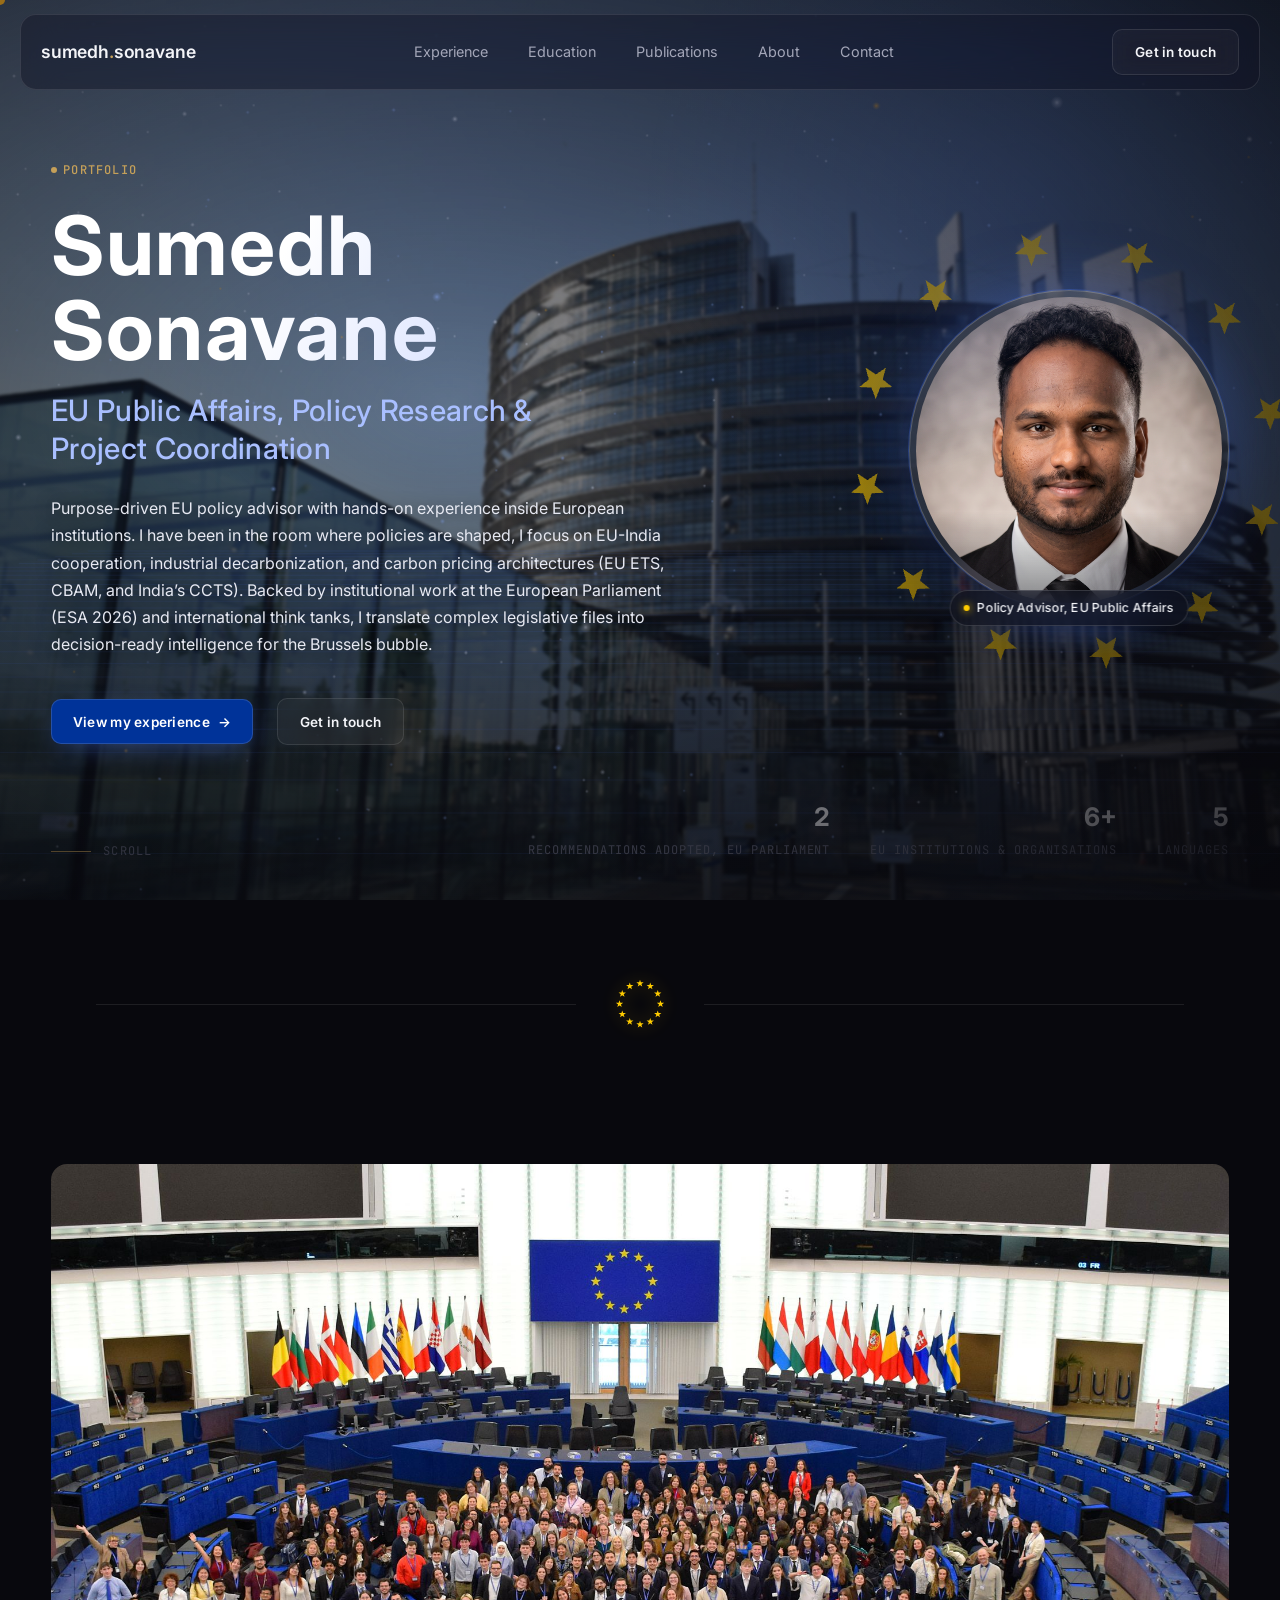
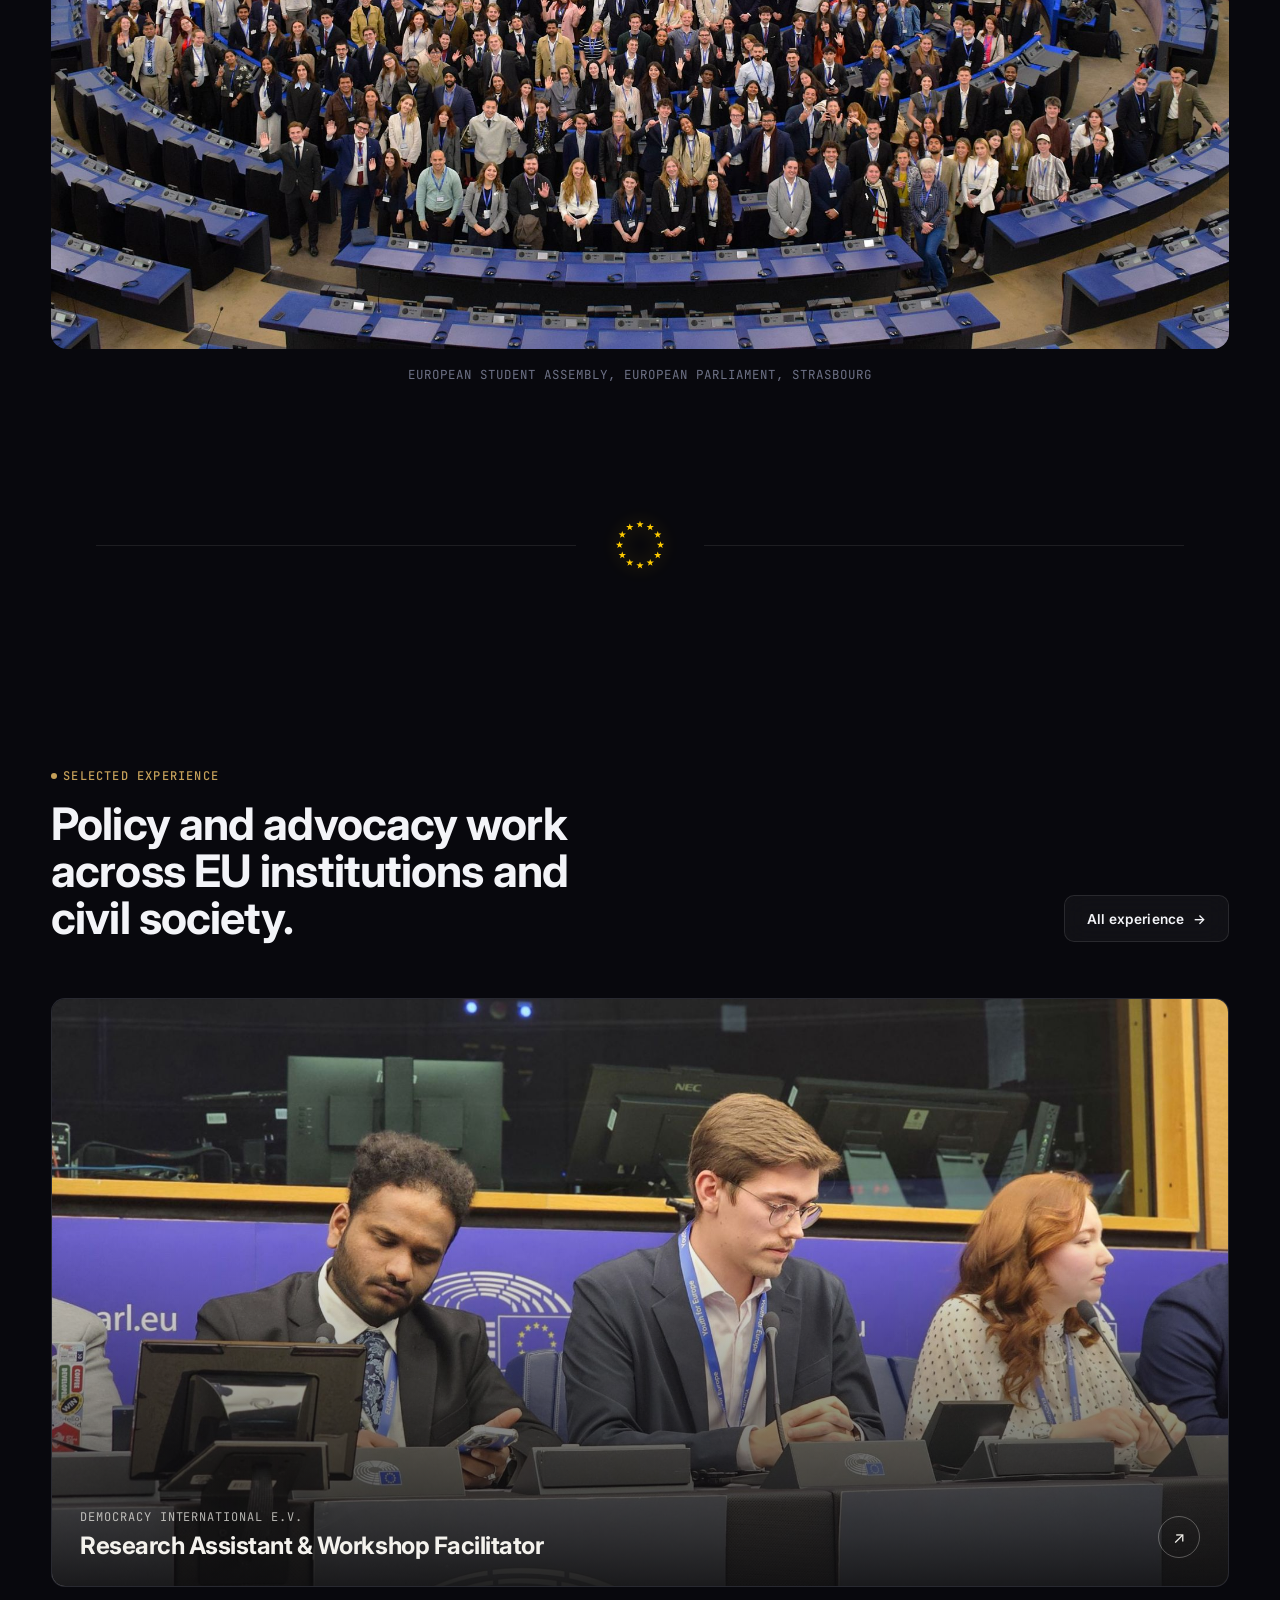
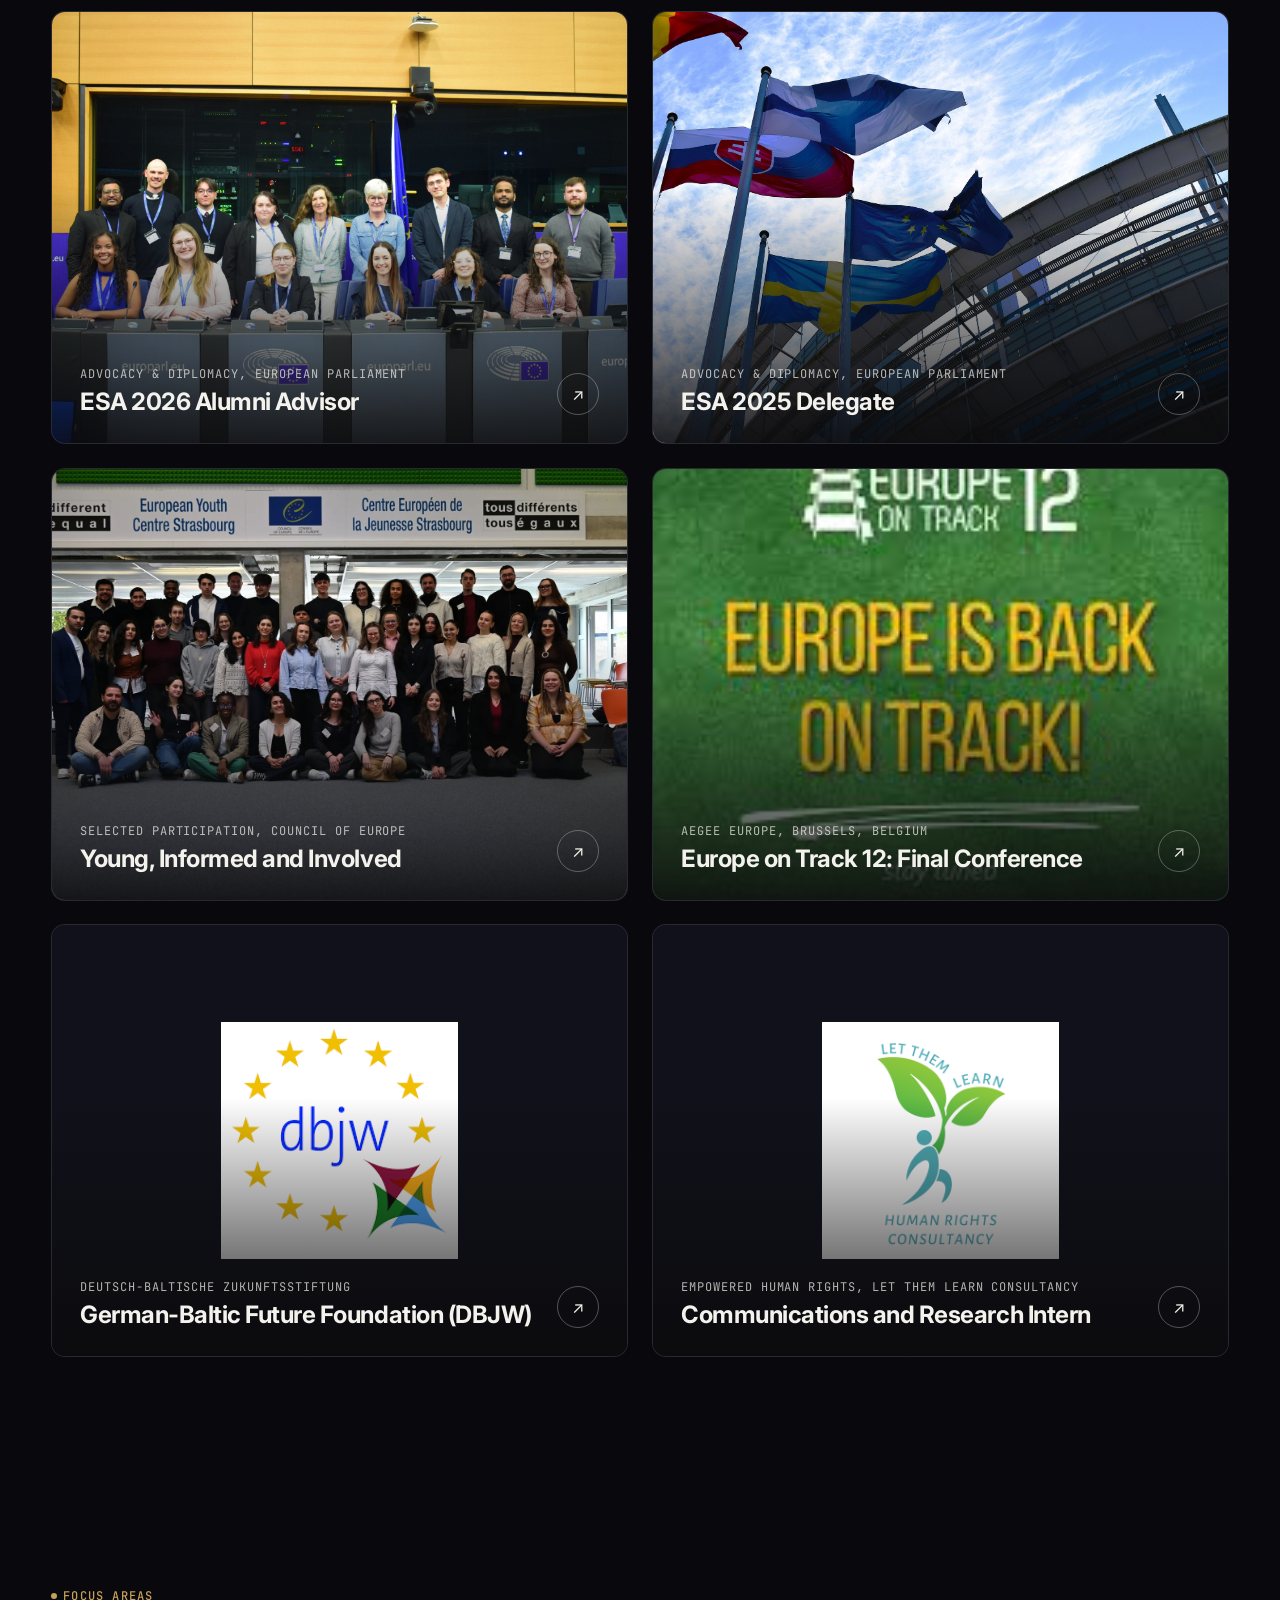
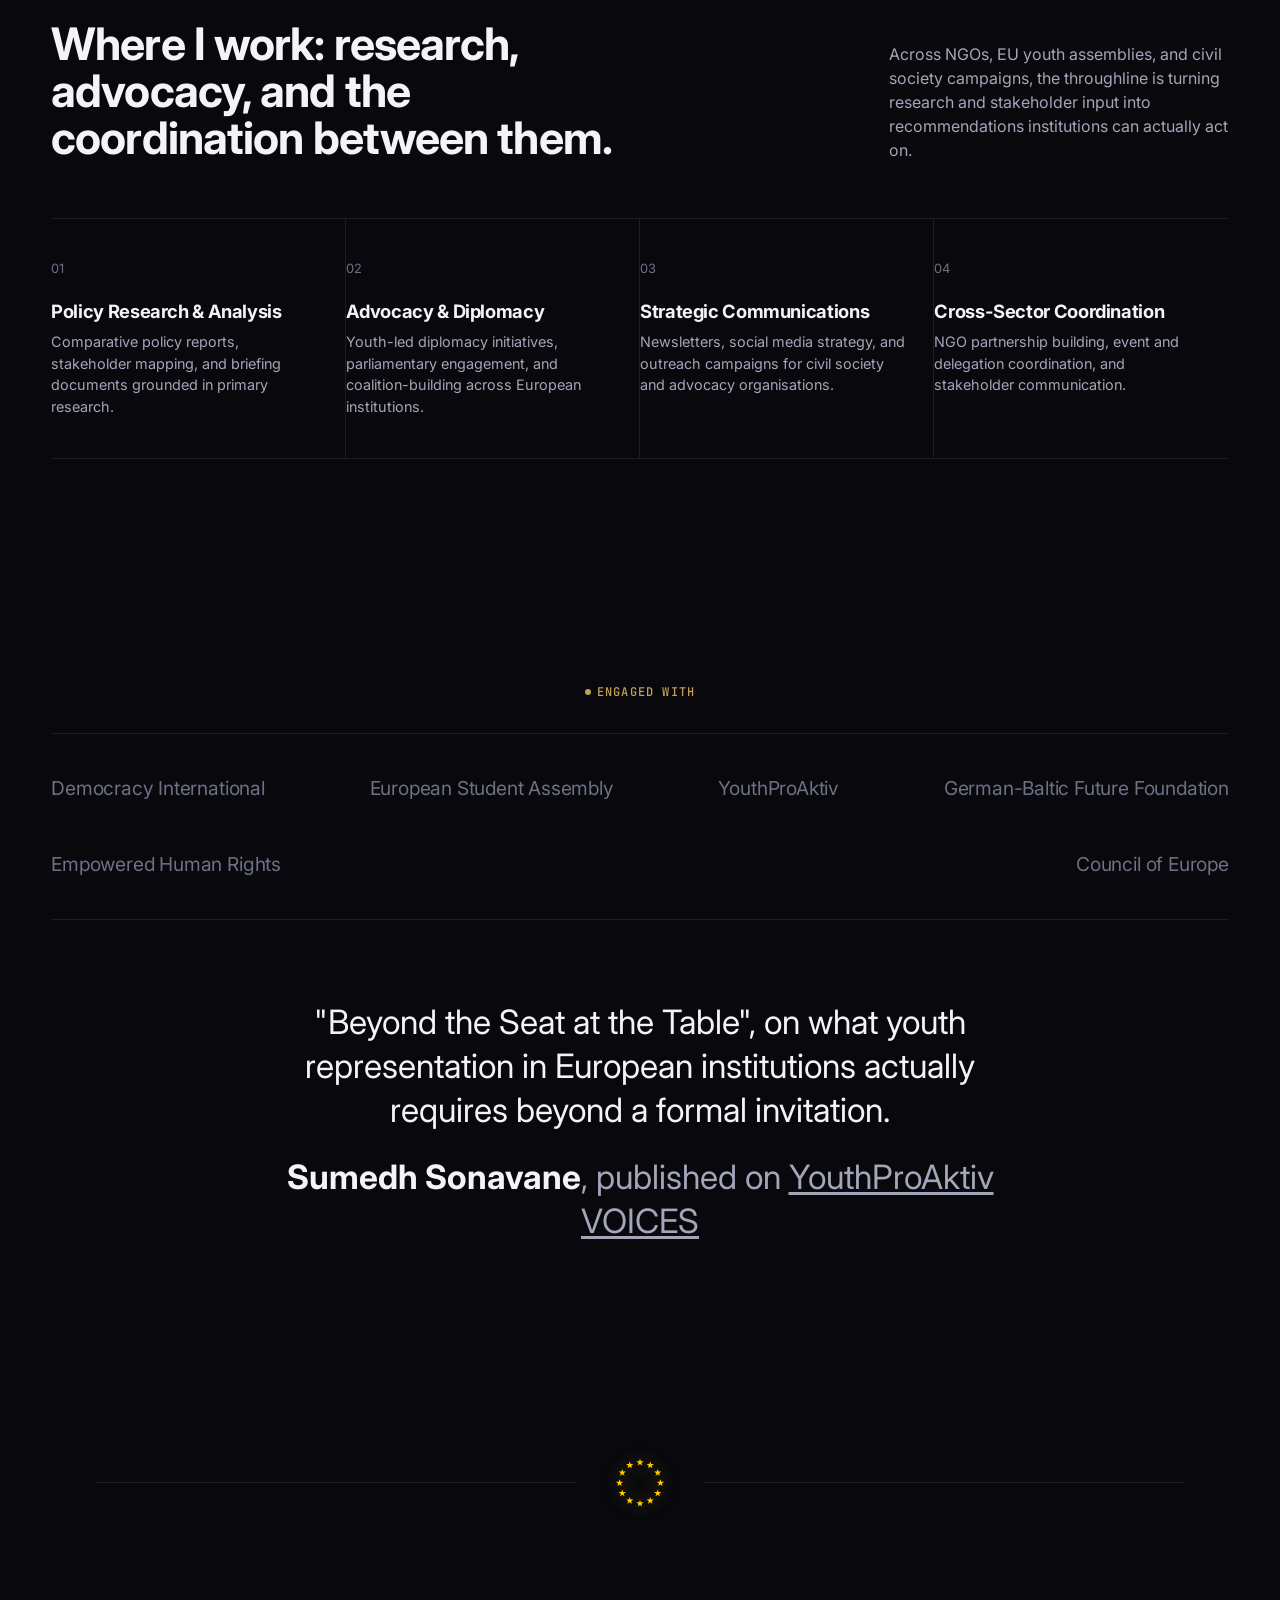
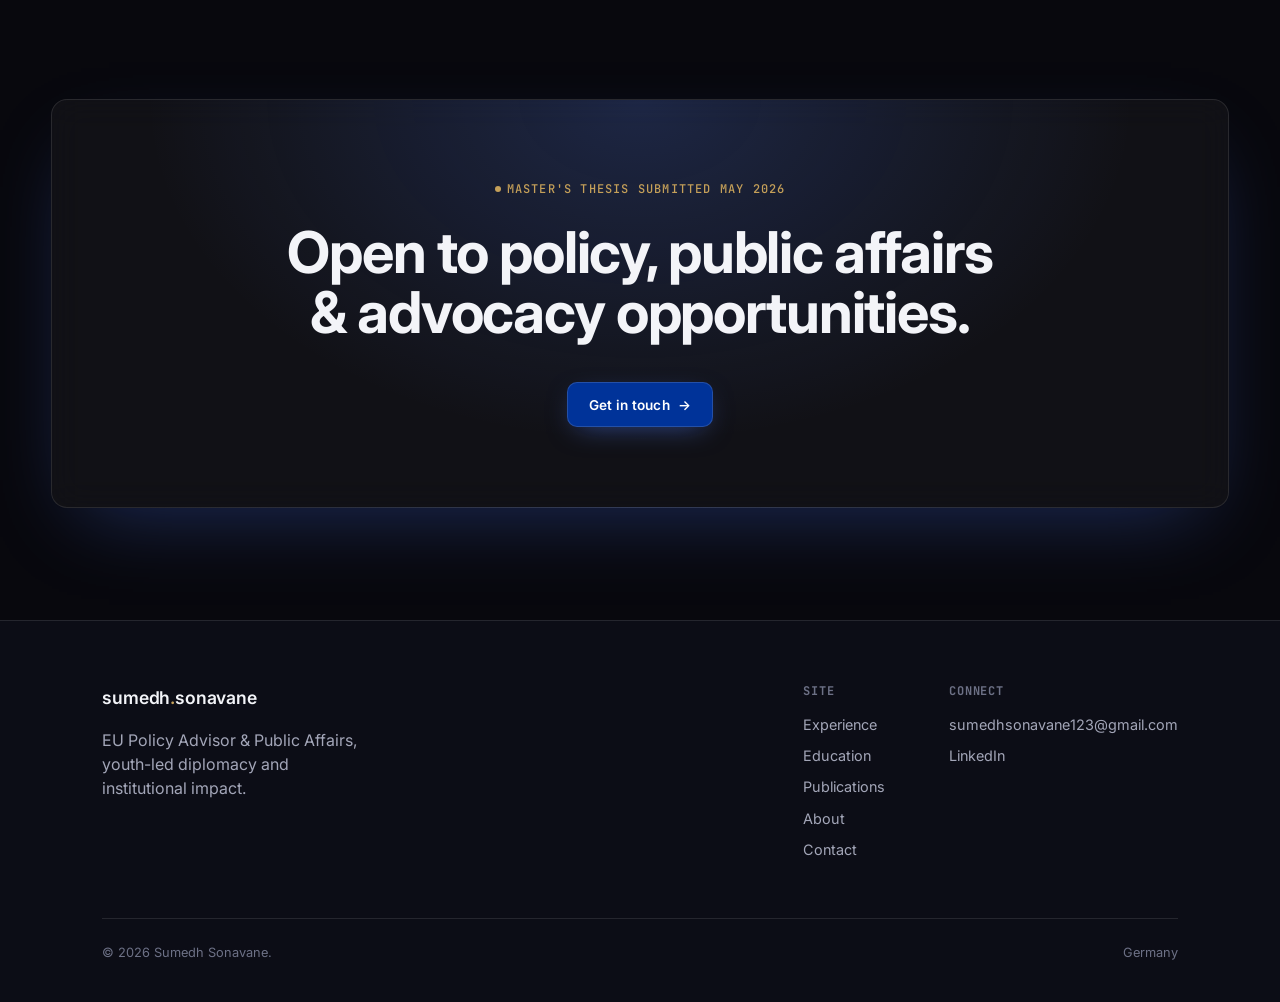
<file: index.html>
<!DOCTYPE html>
<html lang="en">
<head>
<meta charset="UTF-8" />
<meta name="viewport" content="width=device-width, initial-scale=1.0" />
<title>Sumedh Sonavane | EU Public Affairs, Policy Research &amp; Project Coordination</title>
<meta name="description" content="Sumedh Sonavane, EU policy advisor and researcher working on industrial decarbonization, carbon pricing (EU ETS, CBAM, India's CCTS) and cross-border trade policy. Based in Germany." />
<meta name="theme-color" content="#08080d" />
<link rel="preconnect" href="https://fonts.googleapis.com">
<link rel="preconnect" href="https://fonts.gstatic.com" crossorigin>
<link href="https://fonts.googleapis.com/css2?family=Inter:wght@400;500;600;700;800&family=JetBrains+Mono:wght@400;500&display=swap" rel="stylesheet">
<link rel="stylesheet" href="css/styles.css" />
</head>
<body>

<nav class="nav">
  <a href="index.html" class="nav-logo">sumedh<span>.</span>sonavane</a>
  <div class="nav-links nav-links-desktop">
    <a href="experience/index.html">Experience</a>
    <a href="education.html">Education</a>
    <a href="publications.html">Publications</a>
    <a href="about.html">About</a>
    <a href="contact.html">Contact</a>
  </div>
  <div class="nav-cta">
    <a href="contact.html" class="btn btn-outline">Get in touch</a>
    <button class="nav-toggle" aria-label="Toggle menu">
      <span></span><span></span>
    </button>
  </div>
</nav>

<div class="mobile-menu">
  <a href="experience/index.html">Experience</a>
  <a href="education.html">Education</a>
  <a href="publications.html">Publications</a>
  <a href="about.html">About</a>
  <a href="contact.html">Contact</a>
</div>

<!-- ============ HERO ============ -->
<header class="hero">
  <div class="hero-bg-photo"><img src="images/eu-parliament-building.jpg" alt="" role="presentation" fetchpriority="high" /></div>
  <canvas id="hero-canvas" aria-hidden="true"></canvas>
  <div class="hero-glow"></div>
  <div class="container hero-content">
    <div class="hero-grid">
      <div class="hero-text">
        <p class="eyebrow reveal is-visible" style="margin-bottom:1.5rem;">Portfolio</p>
        <h1 class="hero-headline">
          <span class="line name"><span>Sumedh Sonavane</span></span>
          <span class="line role"><span><span class="sr-only">| </span>EU Public Affairs, Policy Research &amp; Project Coordination</span></span>
        </h1>
        <p class="hero-sub reveal is-visible">Purpose-driven EU policy advisor with hands-on experience inside European institutions. I have been in the room where policies are shaped, I focus on EU-India cooperation, industrial decarbonization, and carbon pricing architectures (EU ETS, CBAM, and India’s CCTS). Backed by institutional work at the European Parliament (ESA 2026) and international think tanks, I translate complex legislative files into decision-ready intelligence for the Brussels bubble.</p>
        <div class="hero-actions reveal is-visible">
          <a href="experience/index.html" class="btn btn-primary">View my experience <span class="btn-arrow">→</span></a>
          <a href="contact.html" class="btn btn-outline">Get in touch</a>
        </div>
      </div>
      <div class="hero-photo-wrap reveal is-visible">
        <div class="hero-photo-frame">
          <img src="images/sumedh-portrait.png" width="600" height="600" alt="Portrait of Sumedh Sonavane" fetchpriority="high" />
        </div>
        <div class="hero-photo-chip"><span class="dot"></span>Policy Advisor, EU Public Affairs</div>
      </div>
    </div>
  </div>
  <div class="hero-scroll"><span class="hero-scroll-line"></span> Scroll</div>
  <div class="hero-stats">
    <div class="hero-stat"><strong>2</strong><span>Recommendations adopted, EU Parliament</span></div>
    <div class="hero-stat"><strong>6+</strong><span>EU institutions &amp; organisations</span></div>
    <div class="hero-stat"><strong>5</strong><span>Languages</span></div>
  </div>
</header>

<div class="eu-divider reveal">
  <svg class="eu-stars-circle" viewBox="0 0 100 100" width="64" height="64" aria-hidden="true">
    <defs>
      <polygon id="eu-star-2" points="0,-6 1.38,-1.9 5.71,-1.85 2.24,0.73 3.53,4.85 0,2.35 -3.53,4.85 -2.24,0.73 -5.71,-1.85 -1.38,-1.9" />
    </defs>
    <g fill="var(--eu-yellow)">
      <use href="#eu-star-2" transform="translate(50,18)" />
      <use href="#eu-star-2" transform="translate(66,22.29)" />
      <use href="#eu-star-2" transform="translate(77.71,34)" />
      <use href="#eu-star-2" transform="translate(82,50)" />
      <use href="#eu-star-2" transform="translate(77.71,66)" />
      <use href="#eu-star-2" transform="translate(66,77.71)" />
      <use href="#eu-star-2" transform="translate(50,82)" />
      <use href="#eu-star-2" transform="translate(34,77.71)" />
      <use href="#eu-star-2" transform="translate(22.29,66)" />
      <use href="#eu-star-2" transform="translate(18,50)" />
      <use href="#eu-star-2" transform="translate(22.29,34)" />
      <use href="#eu-star-2" transform="translate(34,22.29)" />
    </g>
  </svg>
</div>

<!-- ============ PHOTO BANNER ============ -->
<section class="photo-banner reveal">
  <div class="container">
    <div class="photo-banner-media">
      <img src="images/esa-hemicycle.jpg" alt="European Student Assembly delegates gathered in the hemicycle, European Parliament, Strasbourg" />
    </div>
    <p class="photo-banner-caption">European Student Assembly, European Parliament, Strasbourg</p>
  </div>
</section>

<div class="eu-divider reveal">
  <svg class="eu-stars-circle" viewBox="0 0 100 100" width="64" height="64" aria-hidden="true">
    <defs>
      <polygon id="eu-star-3" points="0,-6 1.38,-1.9 5.71,-1.85 2.24,0.73 3.53,4.85 0,2.35 -3.53,4.85 -2.24,0.73 -5.71,-1.85 -1.38,-1.9" />
    </defs>
    <g fill="var(--eu-yellow)">
      <use href="#eu-star-3" transform="translate(50,18)" />
      <use href="#eu-star-3" transform="translate(66,22.29)" />
      <use href="#eu-star-3" transform="translate(77.71,34)" />
      <use href="#eu-star-3" transform="translate(82,50)" />
      <use href="#eu-star-3" transform="translate(77.71,66)" />
      <use href="#eu-star-3" transform="translate(66,77.71)" />
      <use href="#eu-star-3" transform="translate(50,82)" />
      <use href="#eu-star-3" transform="translate(34,77.71)" />
      <use href="#eu-star-3" transform="translate(22.29,66)" />
      <use href="#eu-star-3" transform="translate(18,50)" />
      <use href="#eu-star-3" transform="translate(22.29,34)" />
      <use href="#eu-star-3" transform="translate(34,22.29)" />
    </g>
  </svg>
</div>

<!-- ============ FEATURED EXPERIENCE ============ -->
<section id="experience">
  <div class="container">
    <div class="section-head reveal">
      <div>
        <p class="eyebrow" style="margin-bottom:1rem;">Selected experience</p>
        <h2 class="section-title">Policy and advocacy work across EU institutions and civil society.</h2>
      </div>
      <a href="experience/index.html" class="btn btn-outline">All experience <span class="btn-arrow">→</span></a>
    </div>

    <div class="work-grid reveal-stagger reveal">
      <a href="experience/democracy-international.html" class="work-card span-2">
        <div class="work-card-media"><img src="images/di-workshop-panel.jpg" alt="Sumedh Sonavane on a delegate panel, European Parliament, Strasbourg" /></div>
        <div class="work-card-info">
          <div>
            <p class="work-card-tag">Democracy International e.V.</p>
            <h3 class="work-card-title">Research Assistant &amp; Workshop Facilitator</h3>
          </div>
          <span class="work-card-arrow">↗</span>
        </div>
      </a>
      <a href="experience/esa-2026.html" class="work-card">
        <div class="work-card-media"><img src="images/esa-2026-team.jpg" alt="Alumni advisors and staff of the European Student Assembly 2026, European Parliament, Strasbourg" /></div>
        <div class="work-card-info">
          <div>
            <p class="work-card-tag">Advocacy &amp; Diplomacy, European Parliament</p>
            <h3 class="work-card-title">ESA 2026 Alumni Advisor</h3>
          </div>
          <span class="work-card-arrow">↗</span>
        </div>
      </a>
      <a href="experience/esa-2025.html" class="work-card">
        <div class="work-card-media"><img src="images/eu-flags.jpg" alt="EU and national flags outside the European Parliament, Strasbourg" /></div>
        <div class="work-card-info">
          <div>
            <p class="work-card-tag">Advocacy &amp; Diplomacy, European Parliament</p>
            <h3 class="work-card-title">ESA 2025 Delegate</h3>
          </div>
          <span class="work-card-arrow">↗</span>
        </div>
      </a>
      <a href="experience/coe-study-session.html" class="work-card">
        <div class="work-card-media"><img src="images/coe-youth-centre.webp" alt="Participants at the Council of Europe study session, European Youth Centre, Strasbourg" /></div>
        <div class="work-card-info">
          <div>
            <p class="work-card-tag">Selected Participation, Council of Europe</p>
            <h3 class="work-card-title">Young, Informed and Involved</h3>
          </div>
          <span class="work-card-arrow">↗</span>
        </div>
      </a>
      <a href="https://www.linkedin.com/posts/europeontrack_europeontrack12-ecoanxiety-eyfcoe-activity-7481003895008378880-MJ6z" target="_blank" rel="noopener" class="work-card">
        <div class="work-card-media"><img src="images/europe-on-track-12.jpg" alt="Europe on Track 12 Final Conference" /></div>
        <div class="work-card-info">
          <div>
            <p class="work-card-tag">AEGEE Europe, Brussels, Belgium</p>
            <h3 class="work-card-title">Europe on Track 12: Final Conference</h3>
          </div>
          <span class="work-card-arrow">↗</span>
        </div>
      </a>
      <a href="experience/dbjw.html" class="work-card">
        <div class="work-card-media" style="background:var(--bg-raised); display:flex; align-items:center; justify-content:center;">
          <img src="images/dbjw-logo.png" alt="DBJW logo" style="width:55%; height:55%; object-fit:contain;" />
        </div>
        <div class="work-card-info">
          <div>
            <p class="work-card-tag">Deutsch-Baltische Zukunftsstiftung</p>
            <h3 class="work-card-title">German-Baltic Future Foundation (DBJW)</h3>
          </div>
          <span class="work-card-arrow">↗</span>
        </div>
      </a>
      <a href="experience/empowered-human-rights.html" class="work-card">
        <div class="work-card-media" style="background:var(--bg-raised); display:flex; align-items:center; justify-content:center;">
          <img src="images/let-them-learn-logo.png" alt="Let Them Learn Consultancy logo" style="width:55%; height:55%; object-fit:contain;" />
        </div>
        <div class="work-card-info">
          <div>
            <p class="work-card-tag">Empowered Human Rights, Let Them Learn Consultancy</p>
            <h3 class="work-card-title">Communications and Research Intern</h3>
          </div>
          <span class="work-card-arrow">↗</span>
        </div>
      </a>
    </div>
  </div>
</section>

<!-- ============ FOCUS AREAS ============ -->
<section>
  <div class="container">
    <div class="section-head reveal">
      <div>
        <p class="eyebrow" style="margin-bottom:1rem;">Focus areas</p>
        <h2 class="section-title">Where I work: research, advocacy, and the coordination between them.</h2>
      </div>
      <p class="section-desc">Across NGOs, EU youth assemblies, and civil society campaigns, the throughline is turning research and stakeholder input into recommendations institutions can actually act on.</p>
    </div>

    <div class="cap-grid reveal-stagger reveal">
      <div class="cap-item">
        <span class="num">01</span>
        <h3>Policy Research &amp; Analysis</h3>
        <p>Comparative policy reports, stakeholder mapping, and briefing documents grounded in primary research.</p>
      </div>
      <div class="cap-item">
        <span class="num">02</span>
        <h3>Advocacy &amp; Diplomacy</h3>
        <p>Youth-led diplomacy initiatives, parliamentary engagement, and coalition-building across European institutions.</p>
      </div>
      <div class="cap-item">
        <span class="num">03</span>
        <h3>Strategic Communications</h3>
        <p>Newsletters, social media strategy, and outreach campaigns for civil society and advocacy organisations.</p>
      </div>
      <div class="cap-item">
        <span class="num">04</span>
        <h3>Cross-Sector Coordination</h3>
        <p>NGO partnership building, event and delegation coordination, and stakeholder communication.</p>
      </div>
    </div>
  </div>
</section>

<!-- ============ ORGANISATIONS ============ -->
<section>
  <div class="container">
    <p class="eyebrow reveal" style="margin-bottom:2rem; justify-content:center; display:flex;">Engaged with</p>
    <div class="logo-strip reveal">
      <span>Democracy&nbsp;International</span>
      <span>European Student Assembly</span>
      <span>YouthProAktiv</span>
      <span>German-Baltic Future Foundation</span>
      <span>Empowered Human Rights</span>
      <span>Council of Europe</span>
    </div>

    <div class="quote-block reveal">
      <p>"Beyond the Seat at the Table", on what youth representation in European institutions actually requires beyond a formal invitation.</p>
      <p class="quote-attr"><strong>Sumedh Sonavane</strong>, published on <a href="https://youthproaktiv.substack.com/p/beyond-the-seat-at-the-table" target="_blank" rel="noopener" style="color:inherit; text-decoration:underline; text-underline-offset:3px;">YouthProAktiv VOICES</a></p>
    </div>
  </div>
</section>

<div class="eu-divider reveal">
  <svg class="eu-stars-circle" viewBox="0 0 100 100" width="64" height="64" aria-hidden="true">
    <defs>
      <polygon id="eu-star" points="0,-6 1.38,-1.9 5.71,-1.85 2.24,0.73 3.53,4.85 0,2.35 -3.53,4.85 -2.24,0.73 -5.71,-1.85 -1.38,-1.9" />
    </defs>
    <g fill="var(--eu-yellow)">
      <use href="#eu-star" transform="translate(50,18)" />
      <use href="#eu-star" transform="translate(66,22.29)" />
      <use href="#eu-star" transform="translate(77.71,34)" />
      <use href="#eu-star" transform="translate(82,50)" />
      <use href="#eu-star" transform="translate(77.71,66)" />
      <use href="#eu-star" transform="translate(66,77.71)" />
      <use href="#eu-star" transform="translate(50,82)" />
      <use href="#eu-star" transform="translate(34,77.71)" />
      <use href="#eu-star" transform="translate(22.29,66)" />
      <use href="#eu-star" transform="translate(18,50)" />
      <use href="#eu-star" transform="translate(22.29,34)" />
      <use href="#eu-star" transform="translate(34,22.29)" />
    </g>
  </svg>
</div>

<!-- ============ CTA ============ -->
<section>
  <div class="cta-band reveal">
    <p class="eyebrow" style="justify-content:center; display:flex; margin-bottom:1.5rem;">Master's thesis submitted May 2026</p>
    <h2>Open to policy, public affairs &amp; advocacy opportunities.</h2>
    <a href="contact.html" class="btn btn-primary">Get in touch <span class="btn-arrow">→</span></a>
  </div>
</section>

<footer>
  <div class="container">
    <div class="footer-top">
      <div>
        <a href="index.html" class="nav-logo">sumedh<span>.</span>sonavane</a>
        <p style="color:var(--fg-muted); margin-top:1rem; max-width:26ch;">EU Policy Advisor &amp; Public Affairs, youth-led diplomacy and institutional impact.</p>
      </div>
      <div class="footer-links">
        <div class="footer-col">
          <h4>Site</h4>
          <a href="experience/index.html">Experience</a>
          <a href="education.html">Education</a>
          <a href="publications.html">Publications</a>
          <a href="about.html">About</a>
          <a href="contact.html">Contact</a>
        </div>
        <div class="footer-col">
          <h4>Connect</h4>
          <a href="mailto:sumedhsonavane123@gmail.com">sumedhsonavane123@gmail.com</a>
          <a href="https://www.linkedin.com/in/sumedh-sonavane-eu" target="_blank" rel="noopener">LinkedIn</a>
        </div>
      </div>
    </div>
    <div class="footer-bottom">
      <span>© 2026 Sumedh Sonavane.</span>
      <span>Germany</span>
    </div>
  </div>
</footer>

<script src="js/main.js"></script>
<script>
  // Load the 3D hero after first paint so it never delays content.
  (function () {
    function load() { var s = document.createElement('script'); s.src = 'js/hero3d.js'; document.body.appendChild(s); }
    function ready() { (window.requestIdleCallback || function (f) { setTimeout(f, 200); })(load); }
    if (document.readyState === 'complete') ready(); else window.addEventListener('load', ready);
  })();
</script>
</body>
</html>
</file>
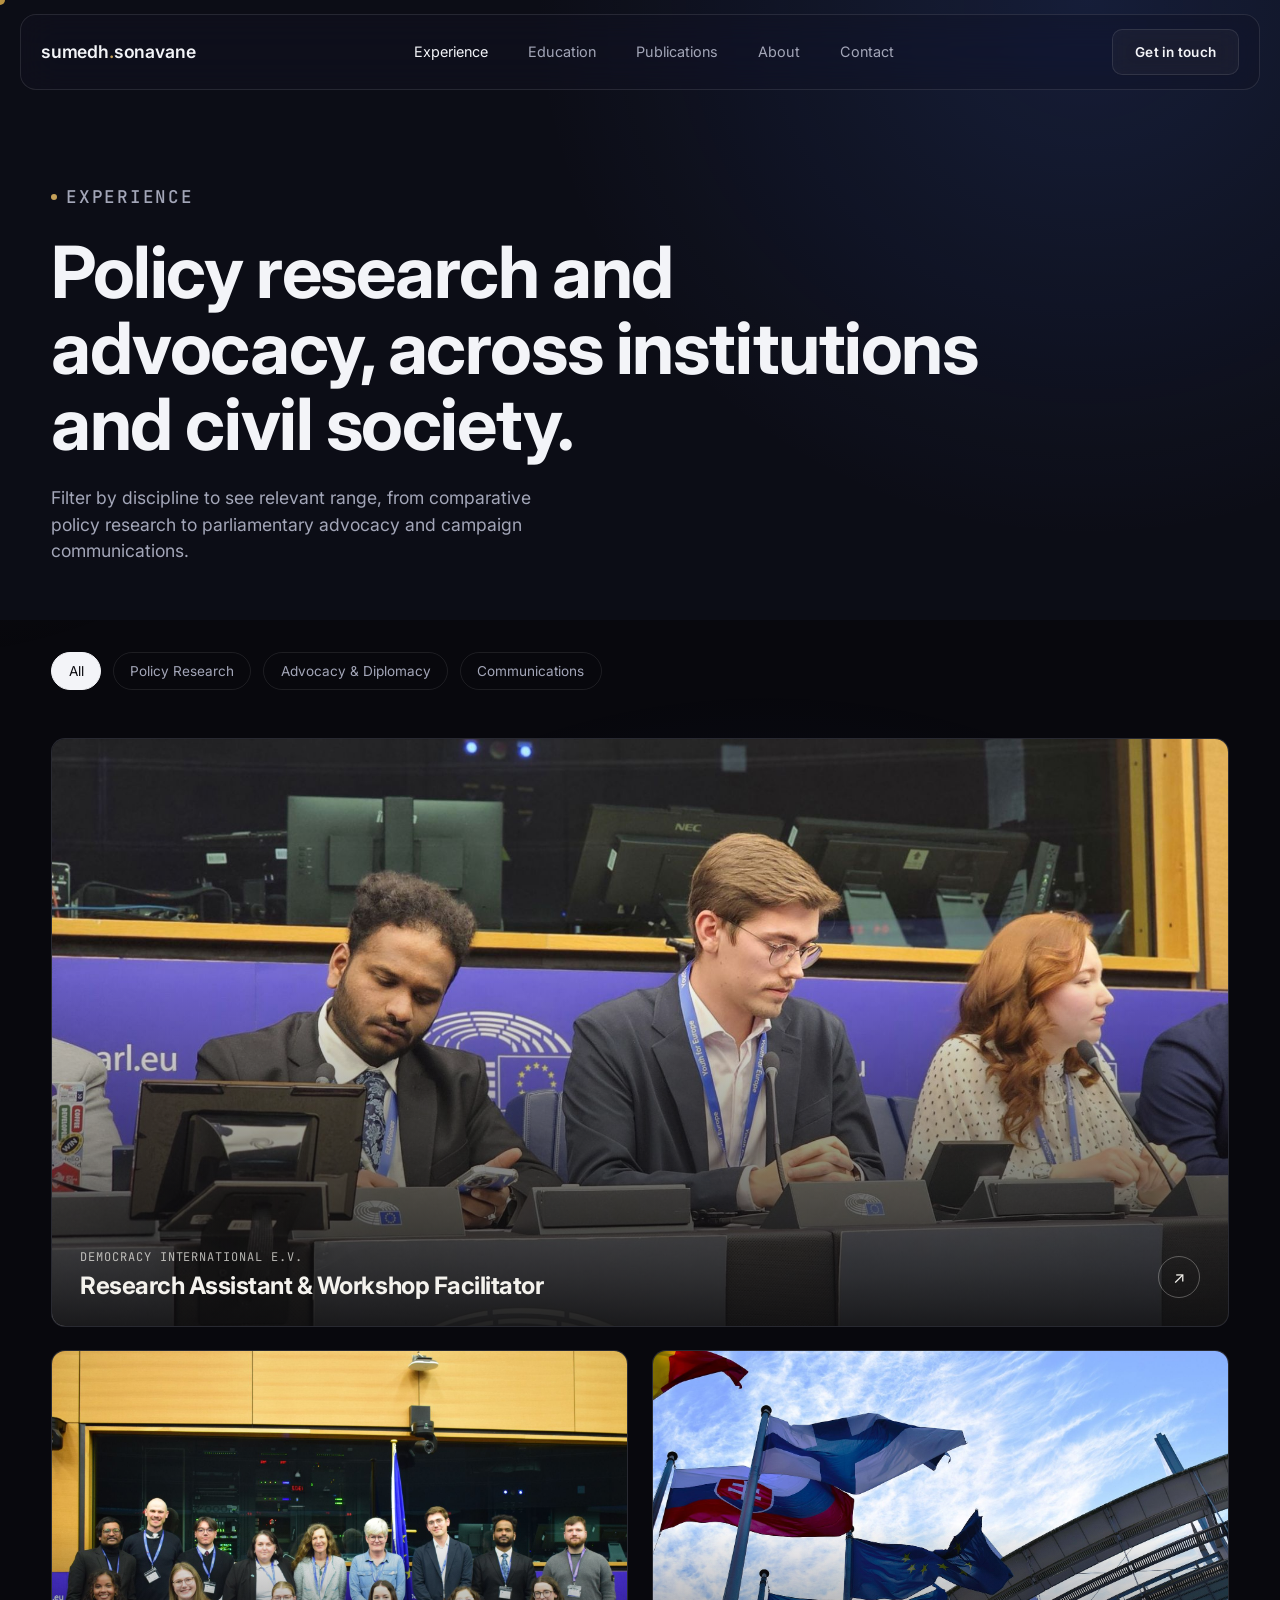
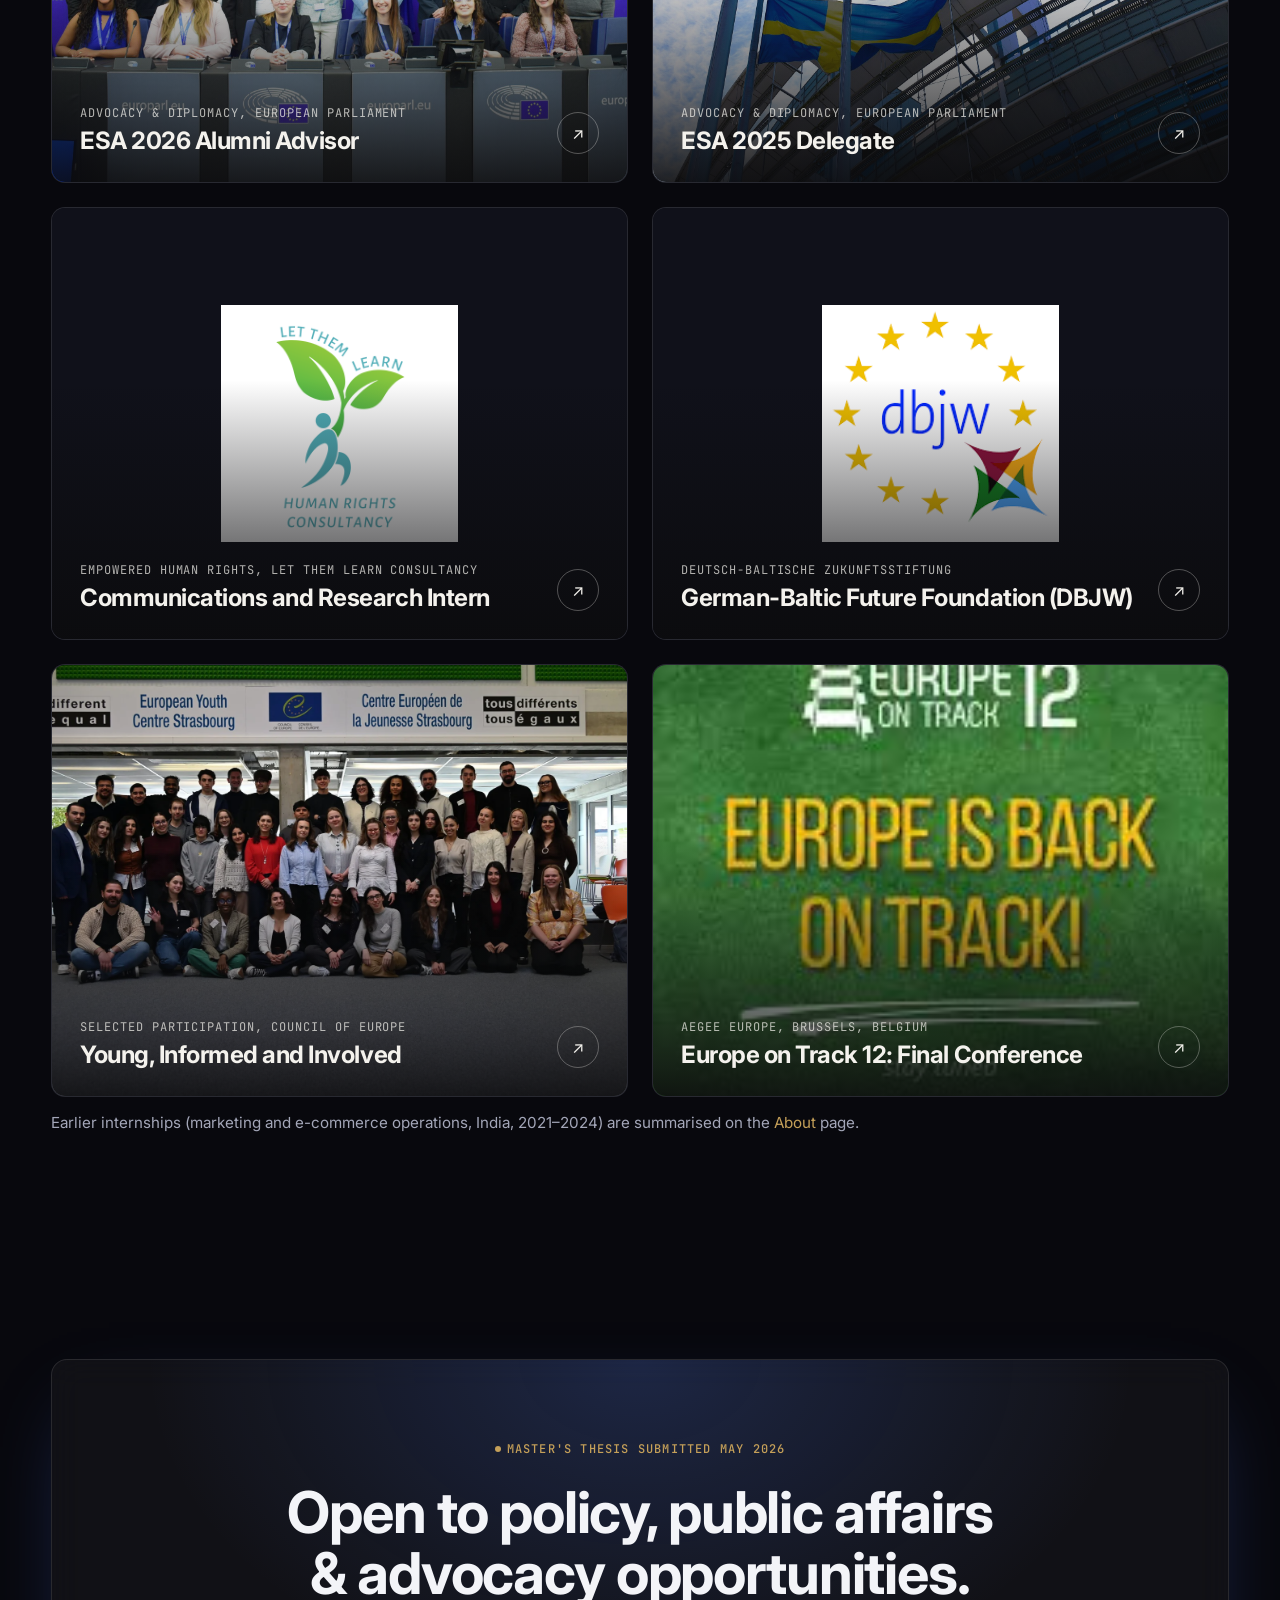
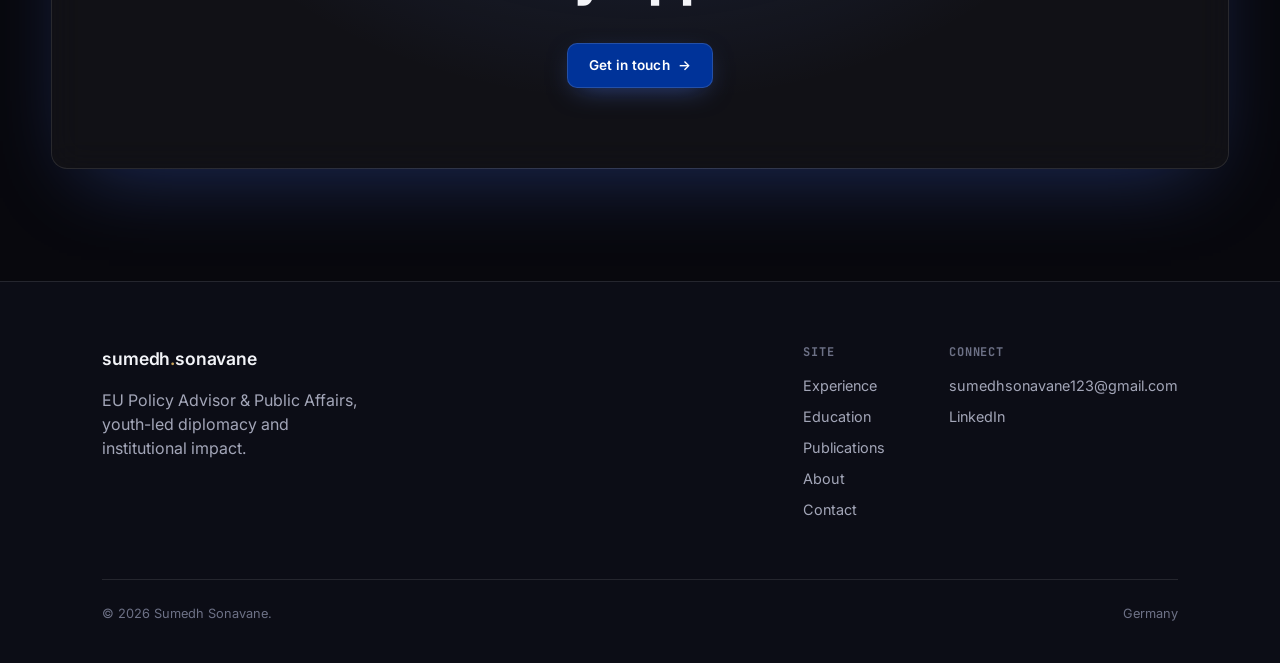
<file: experience/index.html>
<!DOCTYPE html>
<html lang="en">
<head>
<meta charset="UTF-8" />
<meta name="viewport" content="width=device-width, initial-scale=1.0" />
<title>Experience | Sumedh Sonavane</title>
<meta name="description" content="Policy research, advocacy, and communications experience across EU institutions and civil society organisations." />
<link rel="preconnect" href="https://fonts.googleapis.com">
<link rel="preconnect" href="https://fonts.gstatic.com" crossorigin>
<link href="https://fonts.googleapis.com/css2?family=Inter:wght@400;500;600;700;800&family=JetBrains+Mono:wght@400;500&display=swap" rel="stylesheet">
<link rel="stylesheet" href="../css/styles.css" />
</head>
<body>

<nav class="nav">
  <a href="../index.html" class="nav-logo">sumedh<span>.</span>sonavane</a>
  <div class="nav-links nav-links-desktop">
    <a href="index.html" class="active">Experience</a>
    <a href="../education.html">Education</a>
    <a href="../publications.html">Publications</a>
    <a href="../about.html">About</a>
    <a href="../contact.html">Contact</a>
  </div>
  <div class="nav-cta">
    <a href="../contact.html" class="btn btn-outline">Get in touch</a>
    <button class="nav-toggle" aria-label="Toggle menu"><span></span><span></span></button>
  </div>
</nav>

<div class="mobile-menu">
  <a href="index.html">Experience</a>
  <a href="../education.html">Education</a>
  <a href="../publications.html">Publications</a>
  <a href="../about.html">About</a>
  <a href="../contact.html">Contact</a>
</div>

<header class="page-hero">
  <div class="container">
    <p class="eyebrow reveal is-visible" style="margin-bottom:1.5rem;">Experience</p>
    <h1 class="reveal is-visible">Policy research and advocacy, across institutions and civil society.</h1>
    <p class="reveal is-visible">Filter by discipline to see relevant range, from comparative policy research to parliamentary advocacy and campaign communications.</p>
  </div>
</header>

<section style="padding-top:2rem;">
  <div class="container">
    <div class="filter-row reveal is-visible">
      <button class="filter-btn active" data-filter="all">All</button>
      <button class="filter-btn" data-filter="research">Policy Research</button>
      <button class="filter-btn" data-filter="advocacy">Advocacy &amp; Diplomacy</button>
      <button class="filter-btn" data-filter="communications">Communications</button>
    </div>

    <div class="work-grid reveal-stagger reveal is-visible">
      <a href="democracy-international.html" class="work-card span-2" data-category="research">
        <div class="work-card-media"><img src="../images/di-workshop-panel.jpg" alt="Sumedh Sonavane on a delegate panel, European Parliament, Strasbourg" /></div>
        <div class="work-card-info">
          <div>
            <p class="work-card-tag">Democracy International e.V.</p>
            <h3 class="work-card-title">Research Assistant &amp; Workshop Facilitator</h3>
          </div>
          <span class="work-card-arrow">↗</span>
        </div>
      </a>
      <a href="esa-2026.html" class="work-card" data-category="advocacy">
        <div class="work-card-media"><img src="../images/esa-2026-team.jpg" alt="Alumni advisors and staff of the European Student Assembly 2026, European Parliament, Strasbourg" /></div>
        <div class="work-card-info">
          <div>
            <p class="work-card-tag">Advocacy &amp; Diplomacy, European Parliament</p>
            <h3 class="work-card-title">ESA 2026 Alumni Advisor</h3>
          </div>
          <span class="work-card-arrow">↗</span>
        </div>
      </a>
      <a href="esa-2025.html" class="work-card" data-category="advocacy">
        <div class="work-card-media"><img src="../images/eu-flags.jpg" alt="EU and national flags outside the European Parliament, Strasbourg" /></div>
        <div class="work-card-info">
          <div>
            <p class="work-card-tag">Advocacy &amp; Diplomacy, European Parliament</p>
            <h3 class="work-card-title">ESA 2025 Delegate</h3>
          </div>
          <span class="work-card-arrow">↗</span>
        </div>
      </a>
      <a href="empowered-human-rights.html" class="work-card" data-category="communications">
        <div class="work-card-media" style="background:var(--bg-raised); display:flex; align-items:center; justify-content:center;">
          <img src="../images/let-them-learn-logo.png" alt="Let Them Learn Consultancy logo" style="width:55%; height:55%; object-fit:contain;" />
        </div>
        <div class="work-card-info">
          <div>
            <p class="work-card-tag">Empowered Human Rights, Let Them Learn Consultancy</p>
            <h3 class="work-card-title">Communications and Research Intern</h3>
          </div>
          <span class="work-card-arrow">↗</span>
        </div>
      </a>
      <a href="dbjw.html" class="work-card" data-category="advocacy">
        <div class="work-card-media" style="background:var(--bg-raised); display:flex; align-items:center; justify-content:center;">
          <img src="../images/dbjw-logo.png" alt="DBJW logo" style="width:55%; height:55%; object-fit:contain;" />
        </div>
        <div class="work-card-info">
          <div>
            <p class="work-card-tag">Deutsch-Baltische Zukunftsstiftung</p>
            <h3 class="work-card-title">German-Baltic Future Foundation (DBJW)</h3>
          </div>
          <span class="work-card-arrow">↗</span>
        </div>
      </a>
      <a href="coe-study-session.html" class="work-card" data-category="advocacy">
        <div class="work-card-media"><img src="../images/coe-youth-centre.webp" alt="Participants at the Council of Europe study session, European Youth Centre, Strasbourg" /></div>
        <div class="work-card-info">
          <div>
            <p class="work-card-tag">Selected Participation, Council of Europe</p>
            <h3 class="work-card-title">Young, Informed and Involved</h3>
          </div>
          <span class="work-card-arrow">↗</span>
        </div>
      </a>
      <a href="https://www.linkedin.com/posts/europeontrack_europeontrack12-ecoanxiety-eyfcoe-activity-7481003895008378880-MJ6z" target="_blank" rel="noopener" class="work-card" data-category="advocacy">
        <div class="work-card-media"><img src="../images/europe-on-track-12.jpg" alt="Europe on Track 12 Final Conference" /></div>
        <div class="work-card-info">
          <div>
            <p class="work-card-tag">AEGEE Europe, Brussels, Belgium</p>
            <h3 class="work-card-title">Europe on Track 12: Final Conference</h3>
          </div>
          <span class="work-card-arrow">↗</span>
        </div>
      </a>
    </div>

    <p class="reveal" style="color:var(--fg-muted); margin-top:1rem; font-size:0.95rem;">Earlier internships (marketing and e-commerce operations, India, 2021–2024) are summarised on the <a href="../about.html" style="color:var(--accent);">About</a> page.</p>
  </div>
</section>

<section>
  <div class="cta-band reveal">
    <p class="eyebrow" style="justify-content:center; display:flex; margin-bottom:1.5rem;">Master's thesis submitted May 2026</p>
    <h2>Open to policy, public affairs &amp; advocacy opportunities.</h2>
    <a href="../contact.html" class="btn btn-primary">Get in touch <span class="btn-arrow">→</span></a>
  </div>
</section>

<footer>
  <div class="container">
    <div class="footer-top">
      <div>
        <a href="../index.html" class="nav-logo">sumedh<span>.</span>sonavane</a>
        <p style="color:var(--fg-muted); margin-top:1rem; max-width:26ch;">EU Policy Advisor &amp; Public Affairs, youth-led diplomacy and institutional impact.</p>
      </div>
      <div class="footer-links">
        <div class="footer-col">
          <h4>Site</h4>
          <a href="index.html">Experience</a>
          <a href="../education.html">Education</a>
          <a href="../publications.html">Publications</a>
          <a href="../about.html">About</a>
          <a href="../contact.html">Contact</a>
        </div>
        <div class="footer-col">
          <h4>Connect</h4>
          <a href="mailto:sumedhsonavane123@gmail.com">sumedhsonavane123@gmail.com</a>
          <a href="https://www.linkedin.com/in/sumedh-sonavane-eu" target="_blank" rel="noopener">LinkedIn</a>
        </div>
      </div>
    </div>
    <div class="footer-bottom">
      <span>© 2026 Sumedh Sonavane.</span>
      <span>Germany</span>
    </div>
  </div>
</footer>

<script src="../js/main.js"></script>
</body>
</html>
</file>
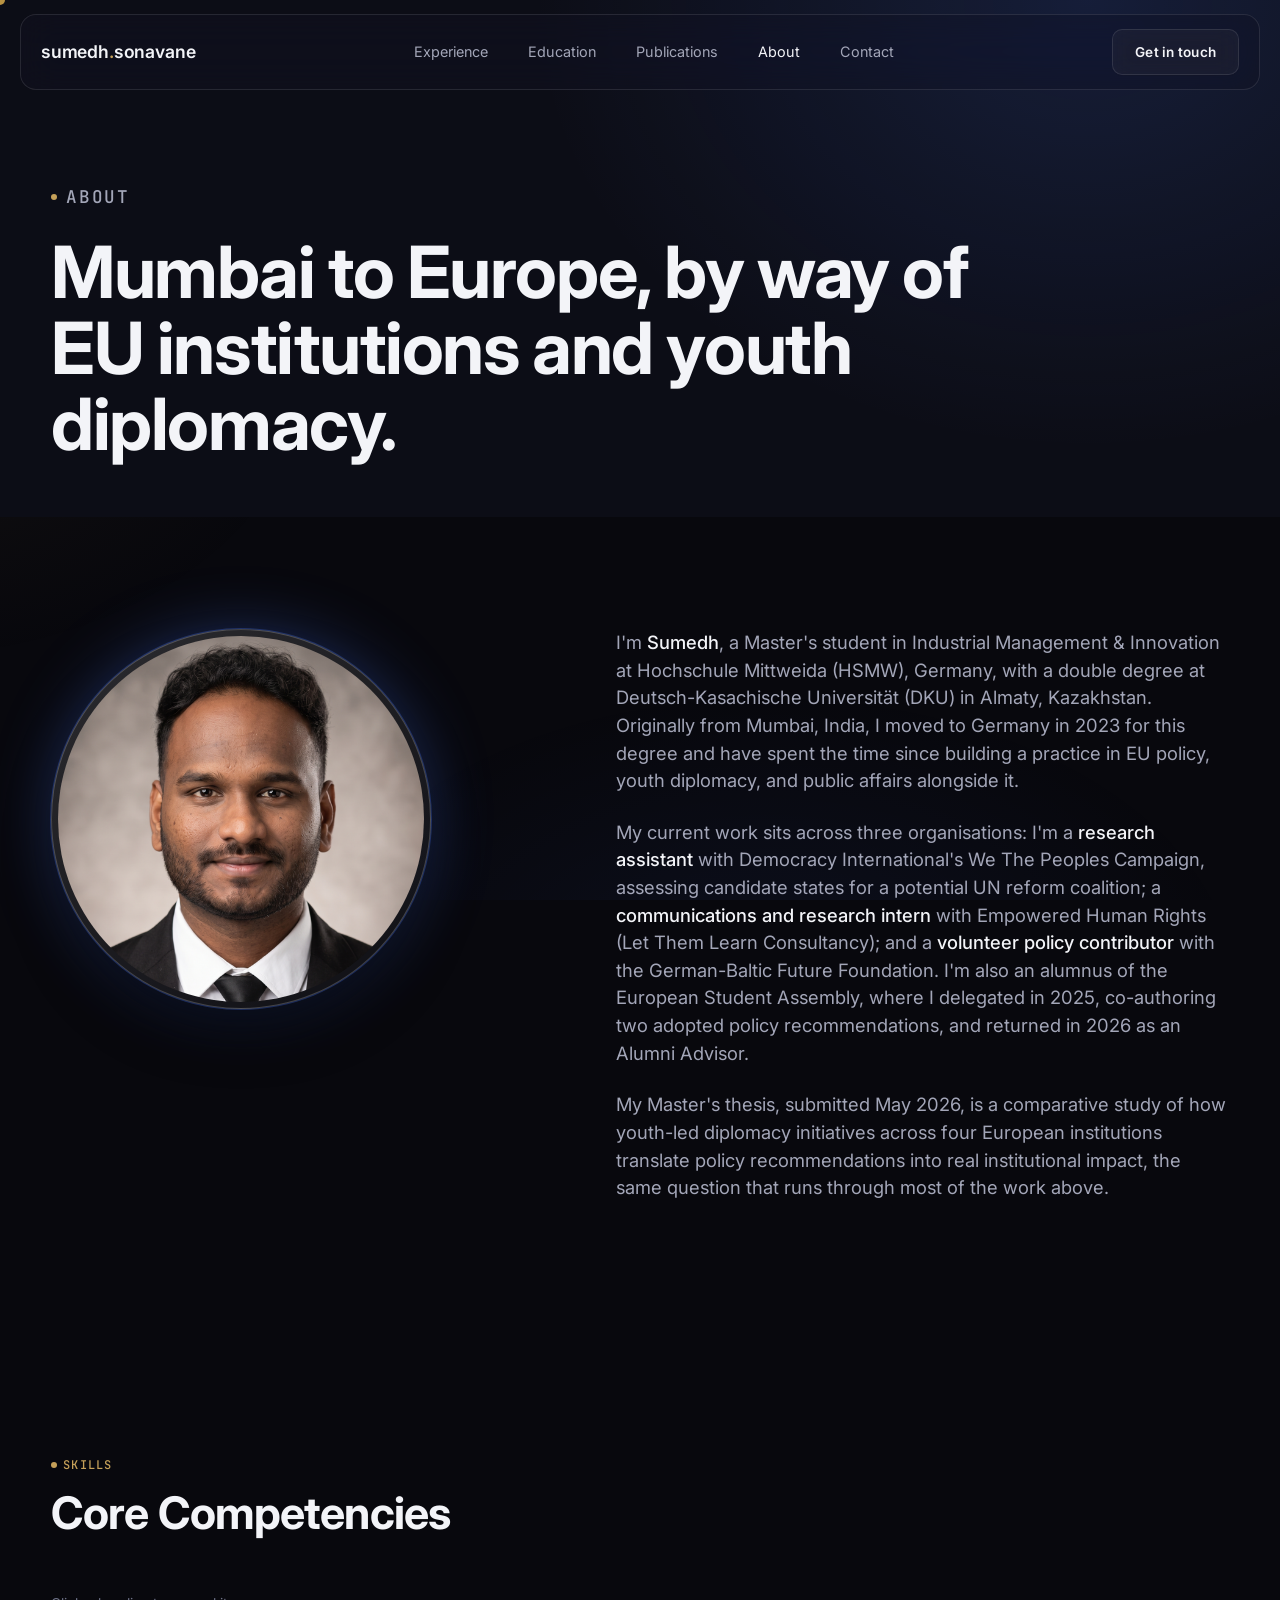
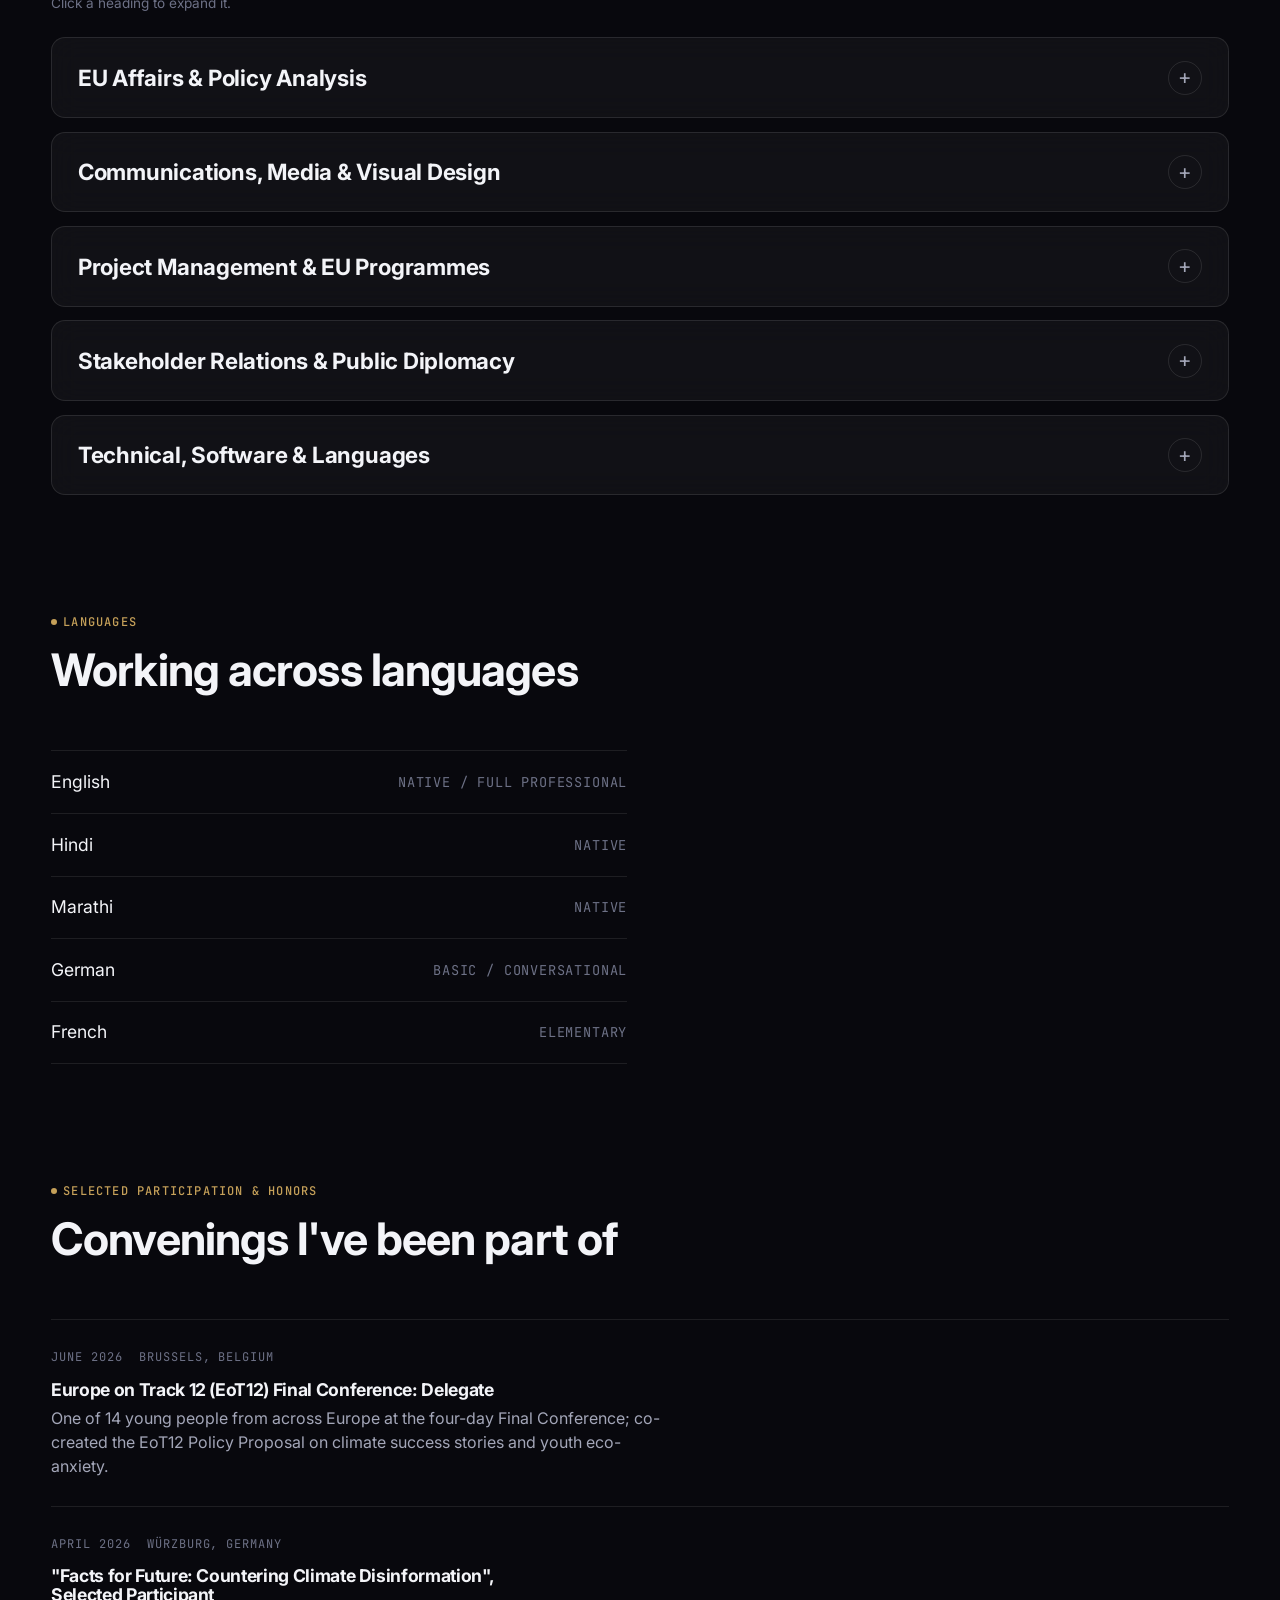
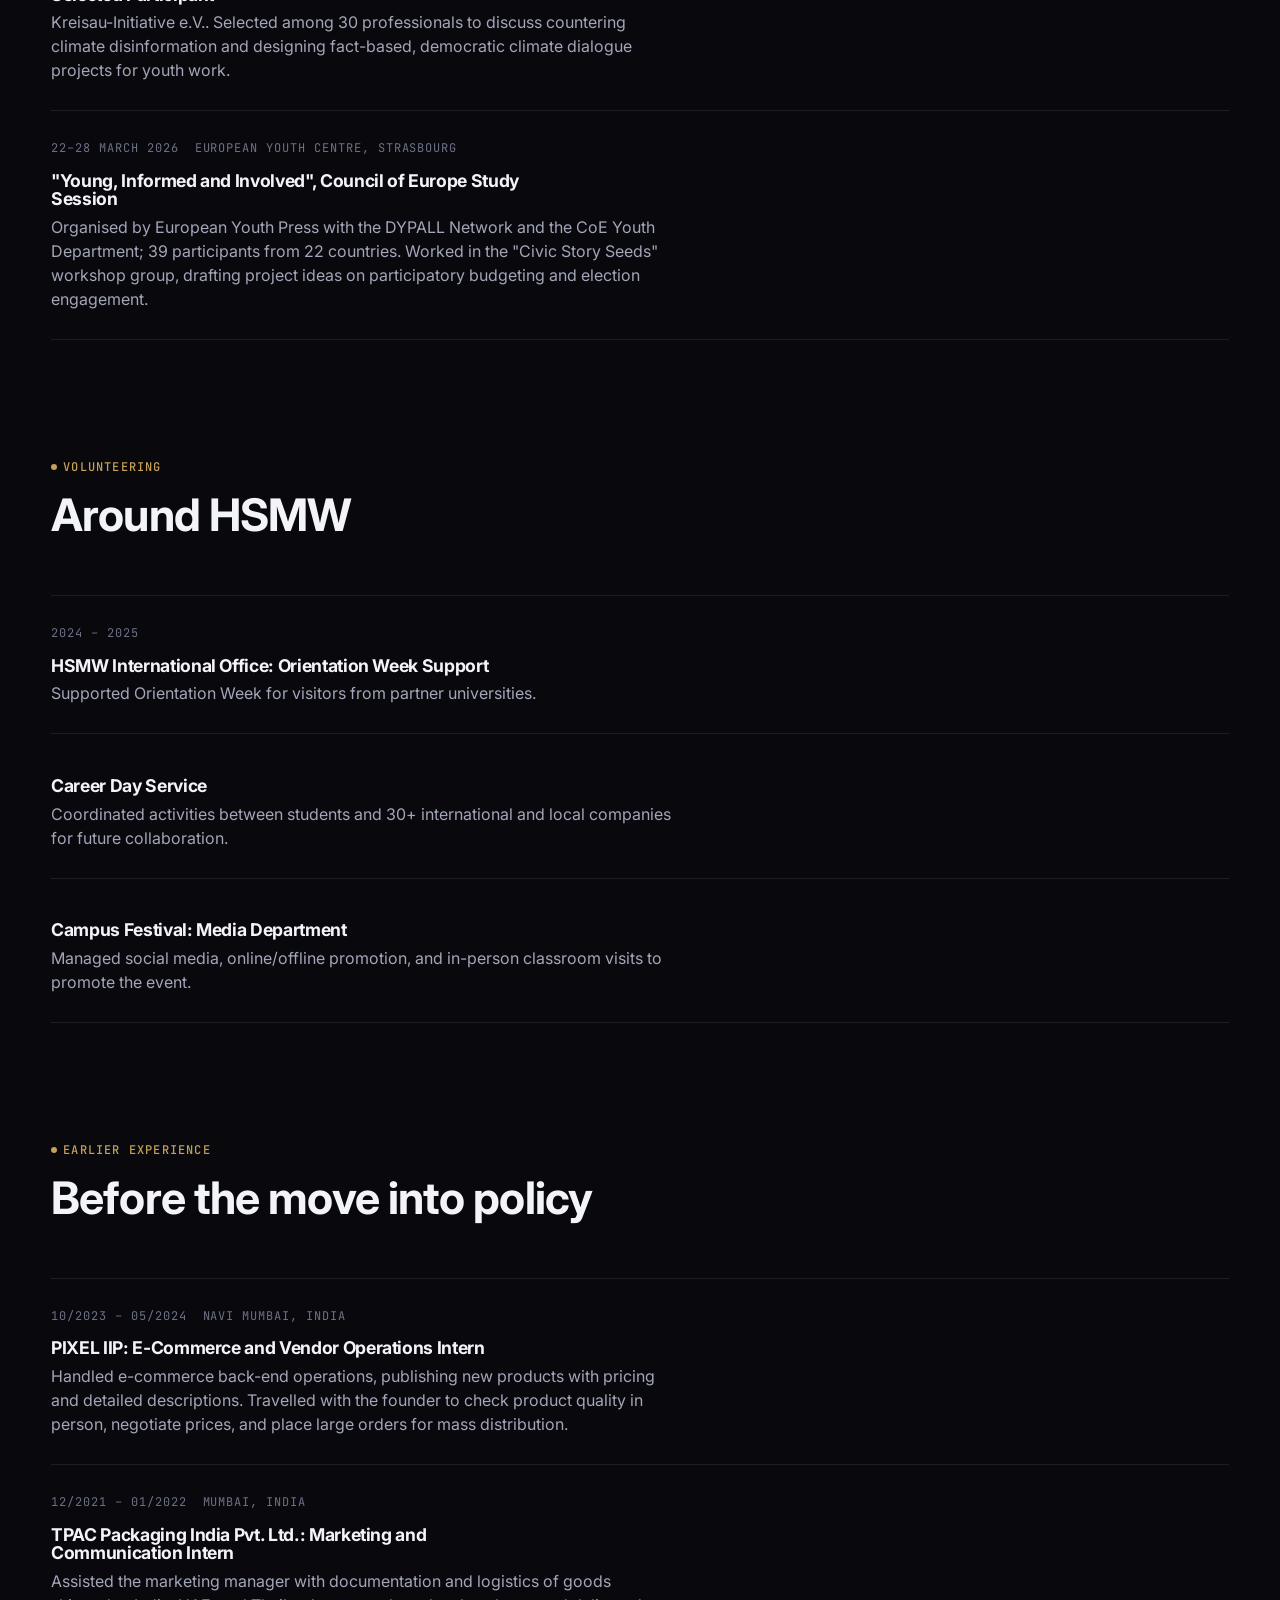
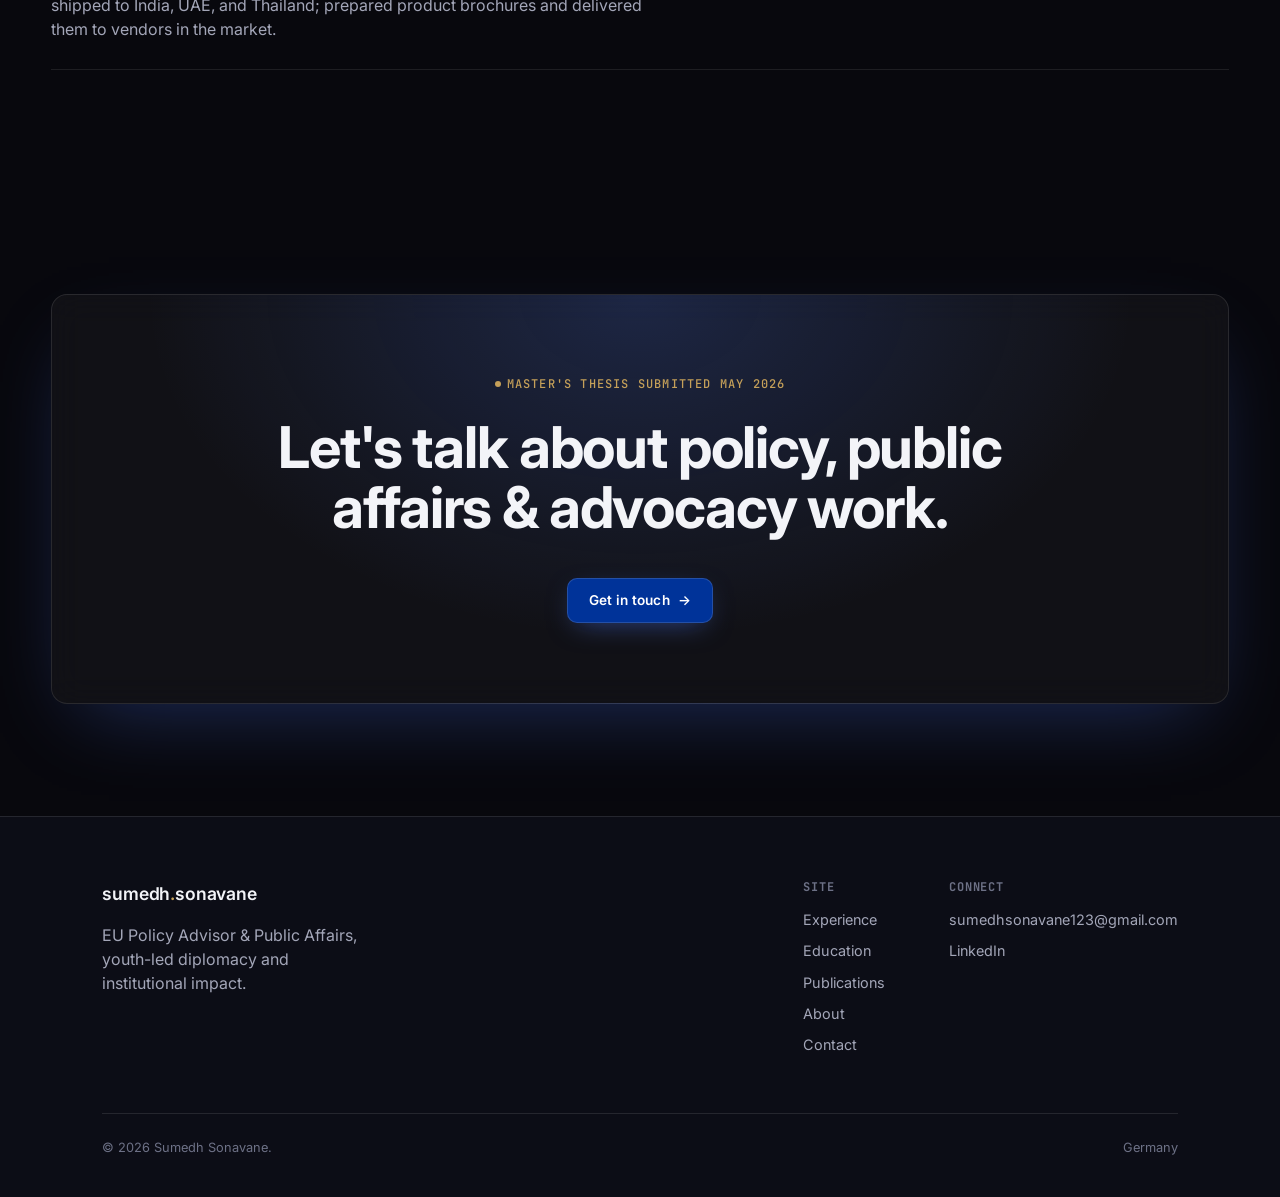
<file: about.html>
<!DOCTYPE html>
<html lang="en">
<head>
<meta charset="UTF-8" />
<meta name="viewport" content="width=device-width, initial-scale=1.0" />
<title>About | Sumedh Sonavane</title>
<meta name="description" content="Sumedh Sonavane, EU Policy Advisor and Public Affairs professional, Master's student in Industrial Management & Innovation at HSMW, Germany." />
<link rel="preconnect" href="https://fonts.googleapis.com">
<link rel="preconnect" href="https://fonts.gstatic.com" crossorigin>
<link href="https://fonts.googleapis.com/css2?family=Inter:wght@400;500;600;700;800&family=JetBrains+Mono:wght@400;500&display=swap" rel="stylesheet">
<link rel="stylesheet" href="css/styles.css" />
</head>
<body>

<nav class="nav">
  <a href="index.html" class="nav-logo">sumedh<span>.</span>sonavane</a>
  <div class="nav-links nav-links-desktop">
    <a href="experience/index.html">Experience</a>
    <a href="education.html">Education</a>
    <a href="publications.html">Publications</a>
    <a href="about.html" class="active">About</a>
    <a href="contact.html">Contact</a>
  </div>
  <div class="nav-cta">
    <a href="contact.html" class="btn btn-outline">Get in touch</a>
    <button class="nav-toggle" aria-label="Toggle menu"><span></span><span></span></button>
  </div>
</nav>

<div class="mobile-menu">
  <a href="experience/index.html">Experience</a>
  <a href="education.html">Education</a>
  <a href="publications.html">Publications</a>
  <a href="about.html">About</a>
  <a href="contact.html">Contact</a>
</div>

<header class="page-hero">
  <div class="container">
    <p class="eyebrow reveal is-visible" style="margin-bottom:1.5rem;">About</p>
    <h1 class="reveal is-visible">Mumbai to Europe, by way of EU institutions and youth diplomacy.</h1>
  </div>
</header>

<section>
  <div class="container about-grid">
    <div class="about-photo">
      <img src="images/sumedh-portrait.png" width="600" height="600" alt="Portrait of Sumedh Sonavane" style="width:100%; height:100%; object-fit:cover; object-position:center 12%; display:block;" />
    </div>
    <div class="about-copy reveal">
      <p>I'm <strong>Sumedh</strong>, a Master's student in Industrial Management &amp; Innovation at Hochschule Mittweida (HSMW), Germany, with a double degree at Deutsch-Kasachische Universität (DKU) in Almaty, Kazakhstan. Originally from Mumbai, India, I moved to Germany in 2023 for this degree and have spent the time since building a practice in EU policy, youth diplomacy, and public affairs alongside it.</p>
      <p>My current work sits across three organisations: I'm a <strong>research assistant</strong> with Democracy International's We The Peoples Campaign, assessing candidate states for a potential UN reform coalition; a <strong>communications and research intern</strong> with Empowered Human Rights (Let Them Learn Consultancy); and a <strong>volunteer policy contributor</strong> with the German-Baltic Future Foundation. I'm also an alumnus of the European Student Assembly, where I delegated in 2025, co-authoring two adopted policy recommendations, and returned in 2026 as an Alumni Advisor.</p>
      <p>My Master's thesis, submitted May 2026, is a comparative study of how youth-led diplomacy initiatives across four European institutions translate policy recommendations into real institutional impact, the same question that runs through most of the work above.</p>
    </div>
  </div>
</section>

<section>
  <div class="container">
    <div class="section-head reveal">
      <div>
        <p class="eyebrow" style="margin-bottom:1rem;">Skills</p>
        <h2 class="section-title">Core Competencies</h2>
      </div>
    </div>

    <p class="reveal" style="color:var(--fg-faint); font-size:0.85rem; margin-bottom:1.5rem;">Click a heading to expand it.</p>

    <div class="skills-accordion reveal">
      <div class="skill-item">
        <button class="skill-toggle" aria-expanded="false">
          <span class="skill-toggle-title">EU Affairs &amp; Policy Analysis</span>
          <span class="skill-toggle-icon">+</span>
        </button>
        <div class="skill-panel">
          <ul>
            <li>Legislative tracking (Ordinary Legislative Procedure, EP committees, Commission initiatives).</li>
            <li>Drafting policy recommendations, background memos, and strategic briefs for MEPs and NGOs.</li>
            <li>Industrial decarbonization, carbon pricing frameworks (EU ETS/CBAM), and global compliance alignment (India CCTS).</li>
            <li>Strategic autonomy, critical raw materials, and international supply chain analysis.</li>
          </ul>
        </div>
      </div>

      <div class="skill-item">
        <button class="skill-toggle" aria-expanded="false">
          <span class="skill-toggle-title">Communications, Media &amp; Visual Design</span>
          <span class="skill-toggle-icon">+</span>
        </button>
        <div class="skill-panel">
          <ul>
            <li><strong>Digital Design &amp; Visual Identity:</strong> Brand kit adherence, social media asset creation, visual storytelling, and publication layout design via Canva and digital editing platforms.</li>
            <li><strong>Editorial &amp; Copywriting:</strong> Drafting institutional newsletters, press releases, website copy, and policy articles (YouthProAktiv).</li>
            <li><strong>Campaign &amp; Dissemination Strategy:</strong> Social media outreach strategies, audience impact measurement, and advocacy campaign coordination.</li>
            <li><strong>Web &amp; Content Management:</strong> Website updating, CMS maintenance, and digital participation toolkits.</li>
          </ul>
        </div>
      </div>

      <div class="skill-item">
        <button class="skill-toggle" aria-expanded="false">
          <span class="skill-toggle-title">Project Management &amp; EU Programmes</span>
          <span class="skill-toggle-icon">+</span>
        </button>
        <div class="skill-panel">
          <ul>
            <li>Certified in European Commission PM² Project Management Methodology.</li>
            <li>Experience aligning with EU funding programmes (Erasmus+, Horizon Europe, Council of Europe EYF frameworks).</li>
            <li>Planning, monitoring, deliverable tracking, and stakeholder communication for cross-border projects.</li>
            <li>Large-scale panel advisory, event logistics, and international delegation coordination.</li>
          </ul>
        </div>
      </div>

      <div class="skill-item">
        <button class="skill-toggle" aria-expanded="false">
          <span class="skill-toggle-title">Stakeholder Relations &amp; Public Diplomacy</span>
          <span class="skill-toggle-icon">+</span>
        </button>
        <div class="skill-panel">
          <ul>
            <li>Institutional outreach across EU bodies, think tanks, diplomatic missions, and civil society networks.</li>
            <li>Interactive workshop facilitation and democratic dialogue design across European youth forums.</li>
            <li>Intercultural negotiation bridging European policy priorities with emerging market realities.</li>
          </ul>
        </div>
      </div>

      <div class="skill-item">
        <button class="skill-toggle" aria-expanded="false">
          <span class="skill-toggle-title">Technical, Software &amp; Languages</span>
          <span class="skill-toggle-icon">+</span>
        </button>
        <div class="skill-panel">
          <ul>
            <li><strong>Design &amp; Editing:</strong> Canva (Visual Identity, Social Assets, Presentations), Photo/Visual Editing, Content Management Systems (CMS / WordPress).</li>
            <li><strong>Office &amp; Productivity:</strong> Microsoft Office Suite (Advanced PowerPoint for pitch decks/briefings, Excel for data tracking/supply chain models, Word for legislative memos), Google Workspace (Docs, Sheets, Drive).</li>
          </ul>
        </div>
      </div>
    </div>
  </div>
</section>

<section style="padding-top:0;">
  <div class="container">
    <div class="section-head reveal">
      <div>
        <p class="eyebrow" style="margin-bottom:1rem;">Languages</p>
        <h2 class="section-title">Working across languages</h2>
      </div>
    </div>
    <div class="lang-list reveal" style="max-width:36rem;">
      <div class="lang-item"><span class="lang-name">English</span><span class="lang-level">Native / Full Professional</span></div>
      <div class="lang-item"><span class="lang-name">Hindi</span><span class="lang-level">Native</span></div>
      <div class="lang-item"><span class="lang-name">Marathi</span><span class="lang-level">Native</span></div>
      <div class="lang-item"><span class="lang-name">German</span><span class="lang-level">Basic / Conversational</span></div>
      <div class="lang-item"><span class="lang-name">French</span><span class="lang-level">Elementary</span></div>
    </div>
  </div>
</section>

<section style="padding-top:0;">
  <div class="container">
    <div class="section-head reveal">
      <div>
        <p class="eyebrow" style="margin-bottom:1rem;">Selected participation &amp; honors</p>
        <h2 class="section-title">Convenings I've been part of</h2>
      </div>
    </div>
    <div class="info-list reveal">
      <div class="info-item compact">
        <div class="meta"><span>June 2026</span><span>Brussels, Belgium</span></div>
        <h3>Europe on Track 12 (EoT12) Final Conference: Delegate</h3>
        <p>One of 14 young people from across Europe at the four-day Final Conference; co-created the EoT12 Policy Proposal on climate success stories and youth eco-anxiety.</p>
      </div>
      <div class="info-item compact">
        <div class="meta"><span>April 2026</span><span>Würzburg, Germany</span></div>
        <h3>"Facts for Future: Countering Climate Disinformation", Selected Participant</h3>
        <p>Kreisau-Initiative e.V.. Selected among 30 professionals to discuss countering climate disinformation and designing fact-based, democratic climate dialogue projects for youth work.</p>
      </div>
      <div class="info-item compact">
        <div class="meta"><span>22–28 March 2026</span><span>European Youth Centre, Strasbourg</span></div>
        <h3>"Young, Informed and Involved", Council of Europe Study Session</h3>
        <p>Organised by European Youth Press with the DYPALL Network and the CoE Youth Department; 39 participants from 22 countries. Worked in the "Civic Story Seeds" workshop group, drafting project ideas on participatory budgeting and election engagement.</p>
      </div>
    </div>
  </div>
</section>

<section style="padding-top:0;">
  <div class="container">
    <div class="section-head reveal">
      <div>
        <p class="eyebrow" style="margin-bottom:1rem;">Volunteering</p>
        <h2 class="section-title">Around HSMW</h2>
      </div>
    </div>
    <div class="info-list reveal">
      <div class="info-item compact">
        <div class="meta"><span>2024 – 2025</span></div>
        <h3>HSMW International Office: Orientation Week Support</h3>
        <p>Supported Orientation Week for visitors from partner universities.</p>
      </div>
      <div class="info-item compact">
        <div class="meta"></div>
        <h3>Career Day Service</h3>
        <p>Coordinated activities between students and 30+ international and local companies for future collaboration.</p>
      </div>
      <div class="info-item compact">
        <div class="meta"></div>
        <h3>Campus Festival: Media Department</h3>
        <p>Managed social media, online/offline promotion, and in-person classroom visits to promote the event.</p>
      </div>
    </div>
  </div>
</section>

<section style="padding-top:0;">
  <div class="container">
    <div class="section-head reveal">
      <div>
        <p class="eyebrow" style="margin-bottom:1rem;">Earlier experience</p>
        <h2 class="section-title">Before the move into policy</h2>
      </div>
    </div>
    <div class="info-list reveal">
      <div class="info-item compact">
        <div class="meta"><span>10/2023 – 05/2024</span><span>Navi Mumbai, India</span></div>
        <h3>PIXEL IIP: E-Commerce and Vendor Operations Intern</h3>
        <p>Handled e-commerce back-end operations, publishing new products with pricing and detailed descriptions. Travelled with the founder to check product quality in person, negotiate prices, and place large orders for mass distribution.</p>
      </div>
      <div class="info-item compact">
        <div class="meta"><span>12/2021 – 01/2022</span><span>Mumbai, India</span></div>
        <h3>TPAC Packaging India Pvt. Ltd.: Marketing and Communication Intern</h3>
        <p>Assisted the marketing manager with documentation and logistics of goods shipped to India, UAE, and Thailand; prepared product brochures and delivered them to vendors in the market.</p>
      </div>
    </div>
  </div>
</section>

<section>
  <div class="cta-band reveal">
    <p class="eyebrow" style="justify-content:center; display:flex; margin-bottom:1.5rem;">Master's thesis submitted May 2026</p>
    <h2>Let's talk about policy, public affairs &amp; advocacy work.</h2>
    <a href="contact.html" class="btn btn-primary">Get in touch <span class="btn-arrow">→</span></a>
  </div>
</section>

<footer>
  <div class="container">
    <div class="footer-top">
      <div>
        <a href="index.html" class="nav-logo">sumedh<span>.</span>sonavane</a>
        <p style="color:var(--fg-muted); margin-top:1rem; max-width:26ch;">EU Policy Advisor &amp; Public Affairs, youth-led diplomacy and institutional impact.</p>
      </div>
      <div class="footer-links">
        <div class="footer-col">
          <h4>Site</h4>
          <a href="experience/index.html">Experience</a>
          <a href="education.html">Education</a>
          <a href="publications.html">Publications</a>
          <a href="about.html">About</a>
          <a href="contact.html">Contact</a>
        </div>
        <div class="footer-col">
          <h4>Connect</h4>
          <a href="mailto:sumedhsonavane123@gmail.com">sumedhsonavane123@gmail.com</a>
          <a href="https://www.linkedin.com/in/sumedh-sonavane-eu" target="_blank" rel="noopener">LinkedIn</a>
        </div>
      </div>
    </div>
    <div class="footer-bottom">
      <span>© 2026 Sumedh Sonavane.</span>
      <span>Germany</span>
    </div>
  </div>
</footer>

<script src="js/main.js"></script>
</body>
</html>
</file>
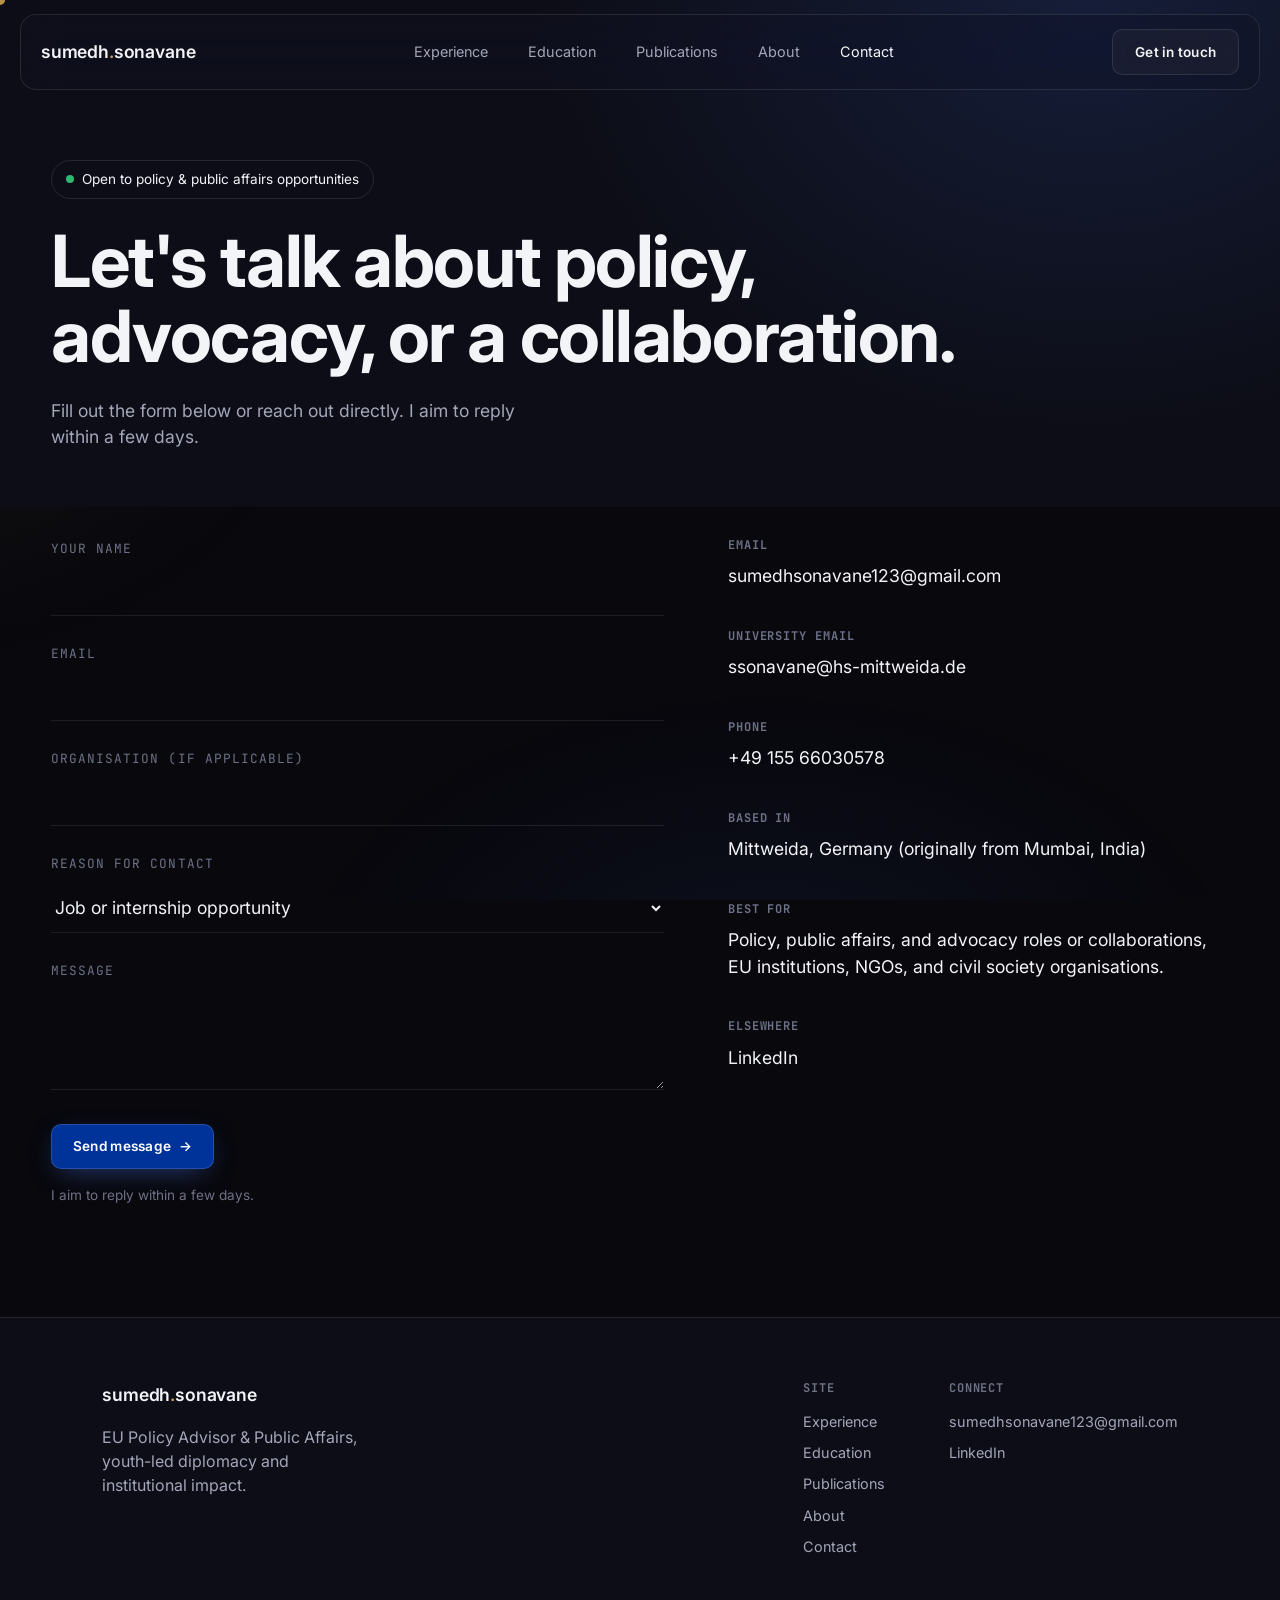
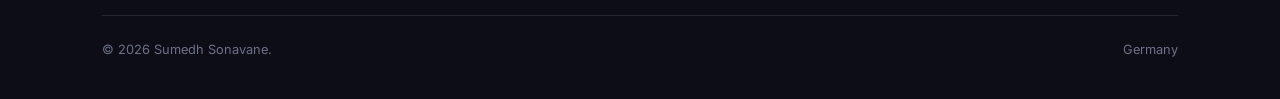
<file: contact.html>
<!DOCTYPE html>
<html lang="en">
<head>
<meta charset="UTF-8" />
<meta name="viewport" content="width=device-width, initial-scale=1.0" />
<title>Contact | Sumedh Sonavane</title>
<meta name="description" content="Get in touch with Sumedh Sonavane about policy, public affairs, and advocacy opportunities." />
<link rel="preconnect" href="https://fonts.googleapis.com">
<link rel="preconnect" href="https://fonts.gstatic.com" crossorigin>
<link href="https://fonts.googleapis.com/css2?family=Inter:wght@400;500;600;700;800&family=JetBrains+Mono:wght@400;500&display=swap" rel="stylesheet">
<link rel="stylesheet" href="css/styles.css" />
</head>
<body>

<nav class="nav">
  <a href="index.html" class="nav-logo">sumedh<span>.</span>sonavane</a>
  <div class="nav-links nav-links-desktop">
    <a href="experience/index.html">Experience</a>
    <a href="education.html">Education</a>
    <a href="publications.html">Publications</a>
    <a href="about.html">About</a>
    <a href="contact.html" class="active">Contact</a>
  </div>
  <div class="nav-cta">
    <a href="contact.html" class="btn btn-outline">Get in touch</a>
    <button class="nav-toggle" aria-label="Toggle menu"><span></span><span></span></button>
  </div>
</nav>

<div class="mobile-menu">
  <a href="experience/index.html">Experience</a>
  <a href="education.html">Education</a>
  <a href="publications.html">Publications</a>
  <a href="about.html">About</a>
  <a href="contact.html">Contact</a>
</div>

<header class="page-hero">
  <div class="container">
    <span class="availability-badge reveal is-visible" style="margin-bottom:1.5rem;">Open to policy &amp; public affairs opportunities</span>
    <h1 class="reveal is-visible">Let's talk about policy, advocacy, or a collaboration.</h1>
    <p class="reveal is-visible">Fill out the form below or reach out directly. I aim to reply within a few days.</p>
  </div>
</header>

<section style="padding-top:2rem;">
  <div class="container contact-grid">
    <form class="reveal" id="contact-form">
      <div class="form-field">
        <label for="name">Your name</label>
        <input type="text" id="name" name="name" required />
      </div>
      <div class="form-field">
        <label for="email">Email</label>
        <input type="email" id="email" name="email" required />
      </div>
      <div class="form-field">
        <label for="org">Organisation (if applicable)</label>
        <input type="text" id="org" name="org" />
      </div>
      <div class="form-field">
        <label for="reason">Reason for contact</label>
        <select id="reason" name="reason">
          <option>Job or internship opportunity</option>
          <option>Research or advocacy collaboration</option>
          <option>Speaking / panel invitation</option>
          <option>Press or media enquiry</option>
          <option>Something else</option>
        </select>
      </div>
      <div class="form-field">
        <label for="message">Message</label>
        <textarea id="message" name="message" required></textarea>
      </div>
      <button type="submit" class="btn btn-primary">Send message <span class="btn-arrow">→</span></button>
      <!-- This form has no backend wired up yet. To make it functional, connect
           it to a service like Formspree, Basin, or your own endpoint via the
           form's action/method attributes, or handle submission with fetch()
           in js/main.js. -->
      <p class="form-note">I aim to reply within a few days.</p>
    </form>

    <div class="contact-side reveal">
      <div class="contact-info-block">
        <h4>Email</h4>
        <a href="mailto:sumedhsonavane123@gmail.com">sumedhsonavane123@gmail.com</a>
      </div>
      <div class="contact-info-block">
        <h4>University email</h4>
        <a href="mailto:ssonavane@hs-mittweida.de">ssonavane@hs-mittweida.de</a>
      </div>
      <div class="contact-info-block">
        <h4>Phone</h4>
        <a href="tel:+4915566030578">+49 155 66030578</a>
      </div>
      <div class="contact-info-block">
        <h4>Based in</h4>
        <p>Mittweida, Germany (originally from Mumbai, India)</p>
      </div>
      <div class="contact-info-block">
        <h4>Best for</h4>
        <p>Policy, public affairs, and advocacy roles or collaborations, EU institutions, NGOs, and civil society organisations.</p>
      </div>
      <div class="contact-info-block">
        <h4>Elsewhere</h4>
        <a href="https://www.linkedin.com/in/sumedh-sonavane-eu" target="_blank" rel="noopener">LinkedIn</a>
      </div>
    </div>
  </div>
</section>

<footer>
  <div class="container">
    <div class="footer-top">
      <div>
        <a href="index.html" class="nav-logo">sumedh<span>.</span>sonavane</a>
        <p style="color:var(--fg-muted); margin-top:1rem; max-width:26ch;">EU Policy Advisor &amp; Public Affairs, youth-led diplomacy and institutional impact.</p>
      </div>
      <div class="footer-links">
        <div class="footer-col">
          <h4>Site</h4>
          <a href="experience/index.html">Experience</a>
          <a href="education.html">Education</a>
          <a href="publications.html">Publications</a>
          <a href="about.html">About</a>
          <a href="contact.html">Contact</a>
        </div>
        <div class="footer-col">
          <h4>Connect</h4>
          <a href="mailto:sumedhsonavane123@gmail.com">sumedhsonavane123@gmail.com</a>
          <a href="https://www.linkedin.com/in/sumedh-sonavane-eu" target="_blank" rel="noopener">LinkedIn</a>
        </div>
      </div>
    </div>
    <div class="footer-bottom">
      <span>© 2026 Sumedh Sonavane.</span>
      <span>Germany</span>
    </div>
  </div>
</footer>

<script src="js/main.js"></script>
</body>
</html>
</file>
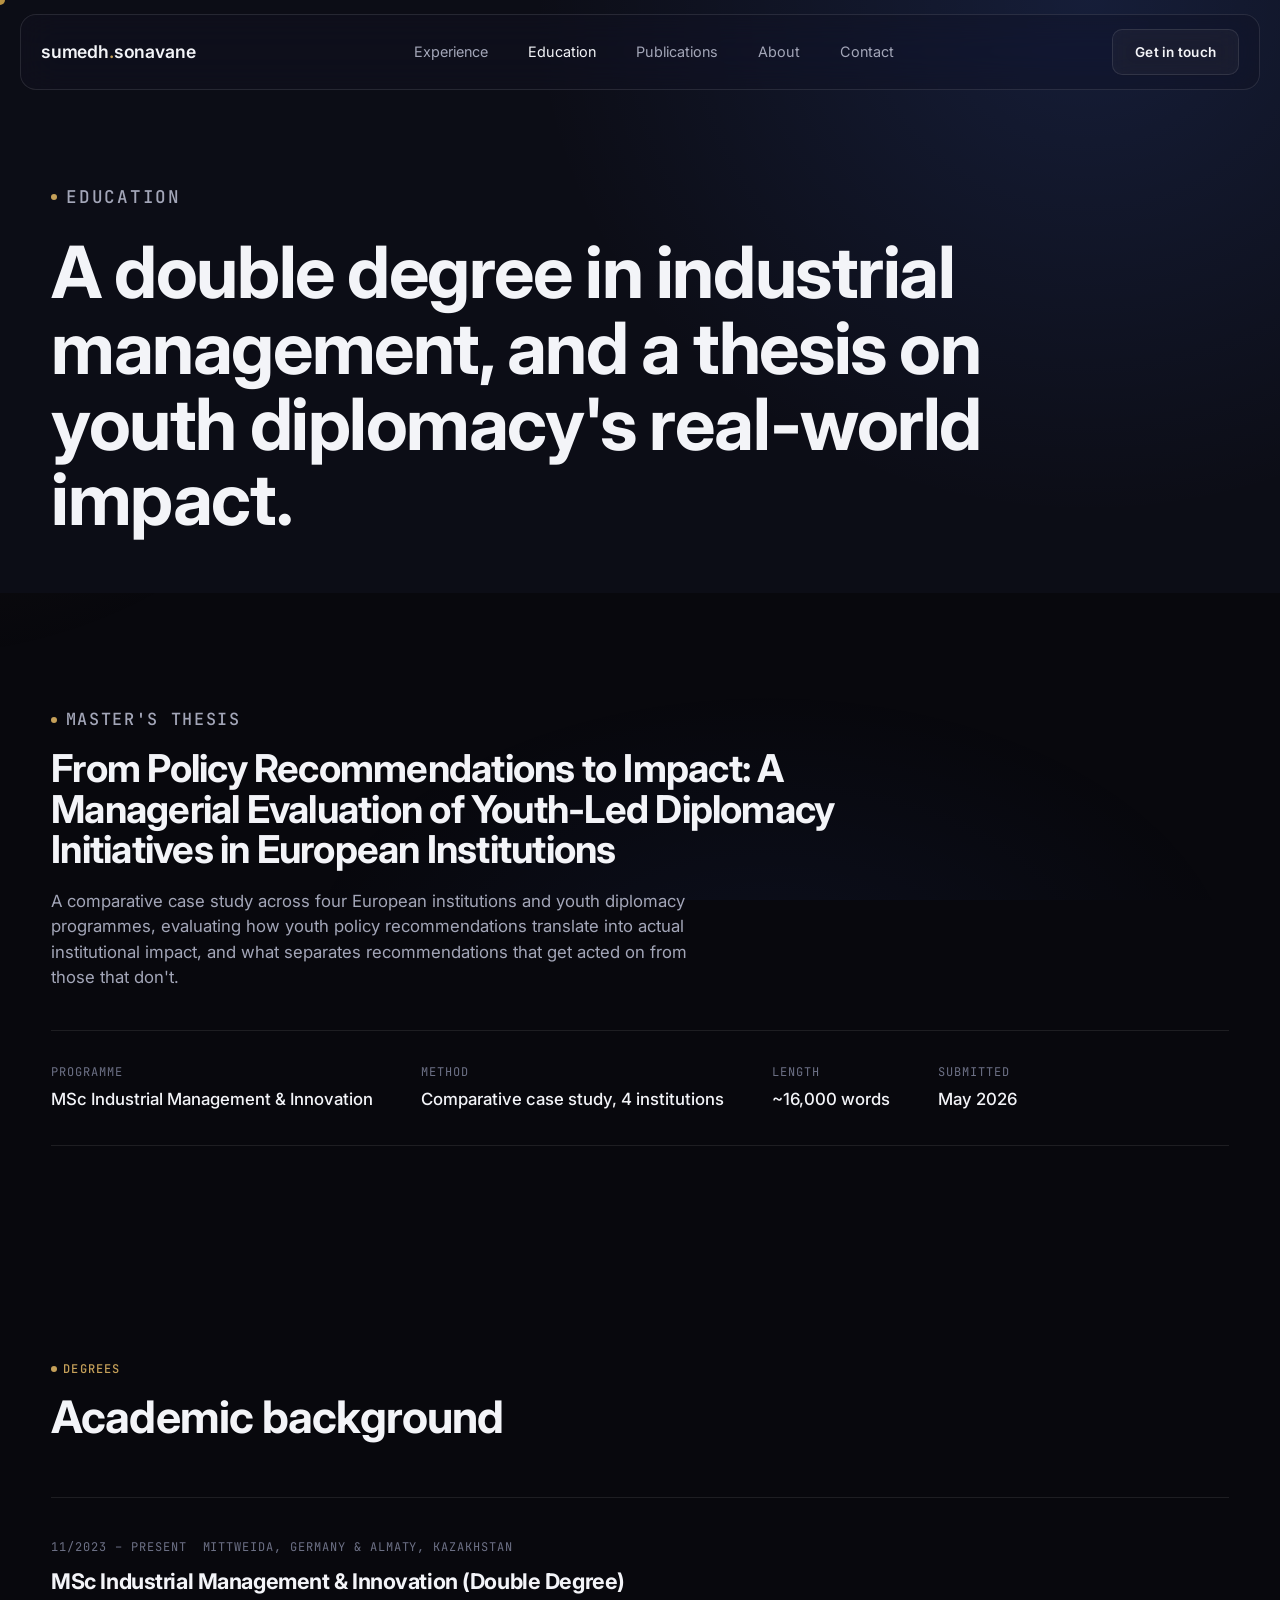
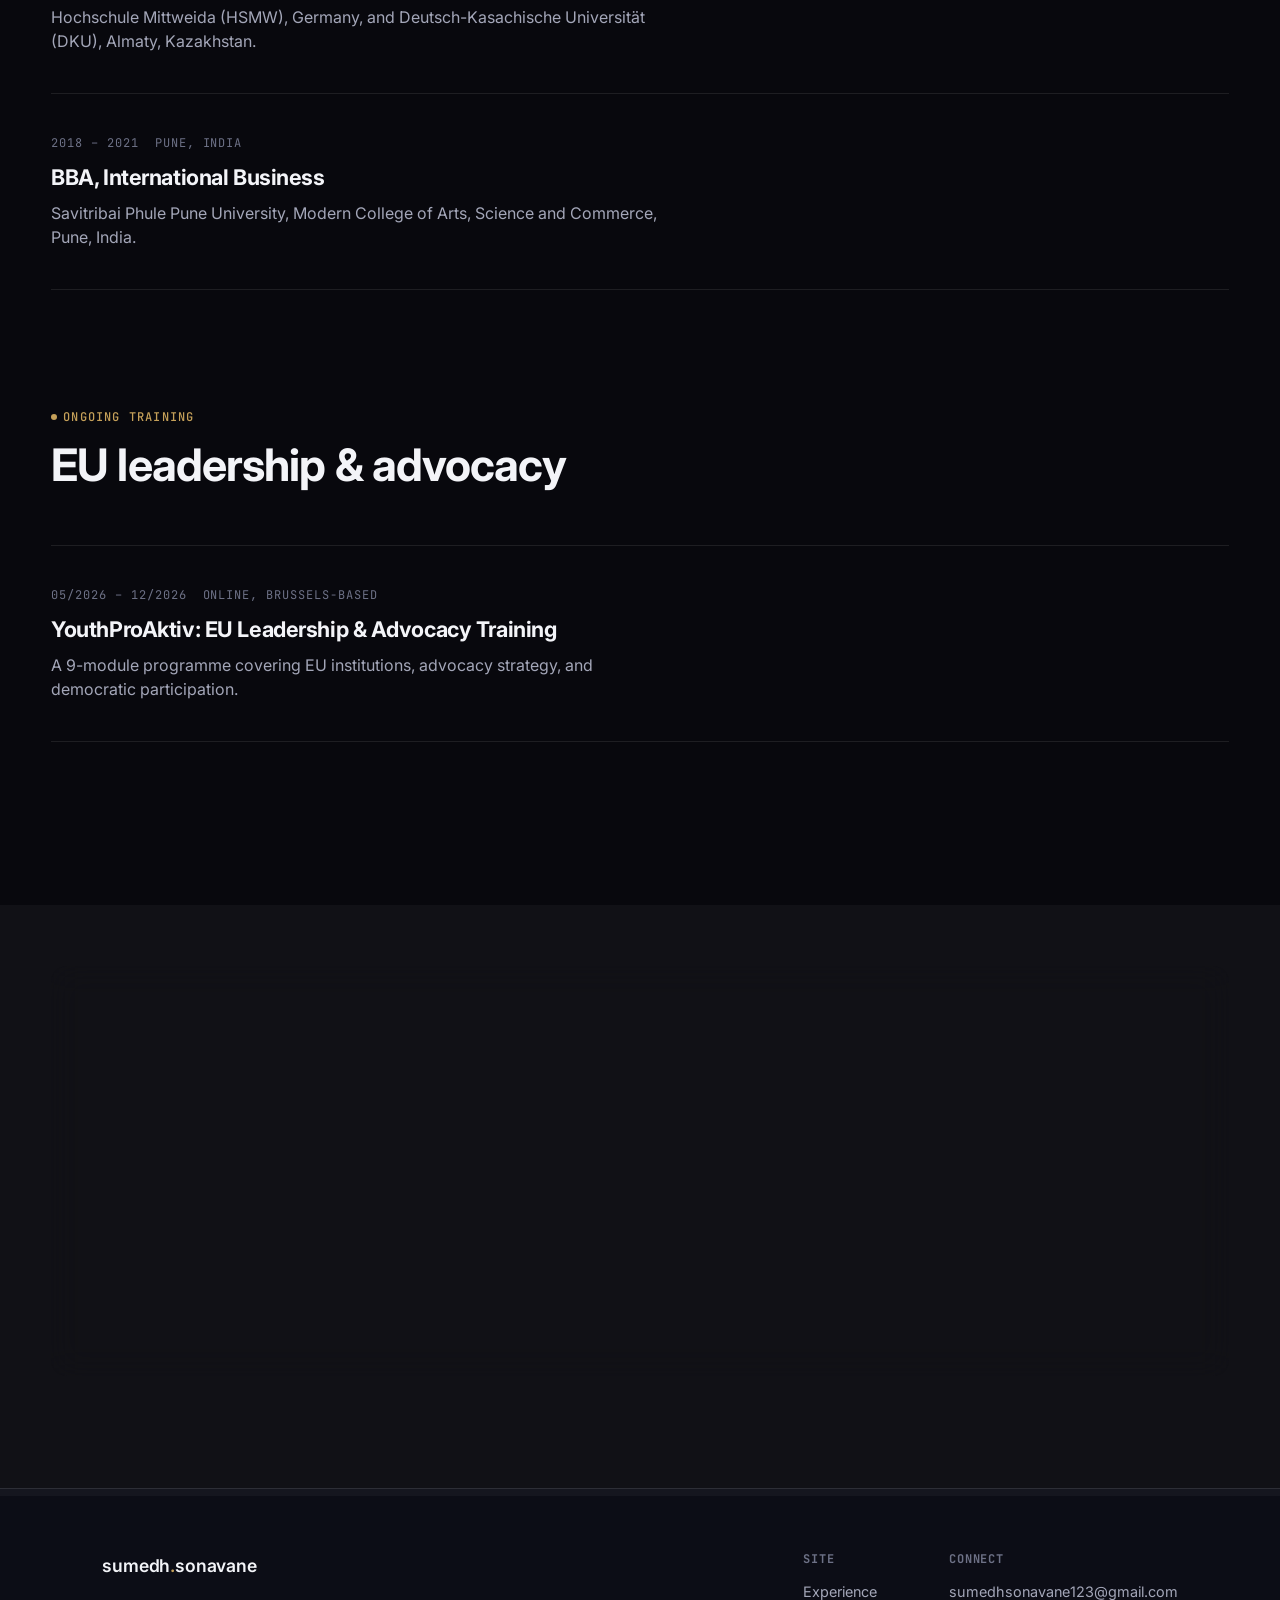
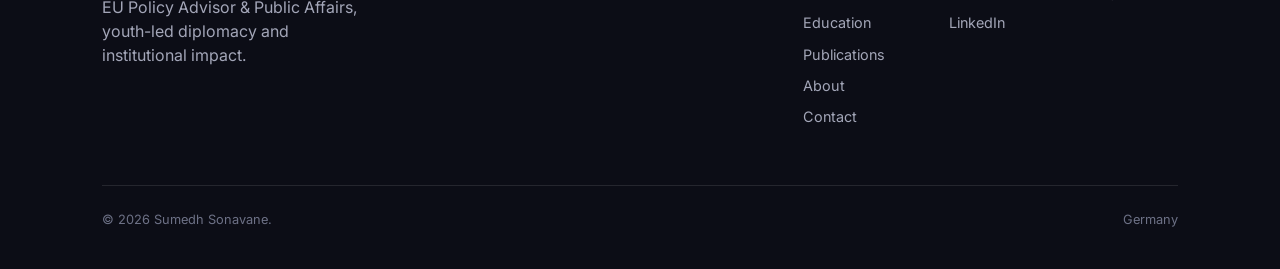
<file: education.html>
<!DOCTYPE html>
<html lang="en">
<head>
<meta charset="UTF-8" />
<meta name="viewport" content="width=device-width, initial-scale=1.0" />
<title>Education | Sumedh Sonavane</title>
<meta name="description" content="Education and thesis research, MSc Industrial Management & Innovation (HSMW/DKU double degree), BBA International Business, and ongoing EU advocacy training." />
<link rel="preconnect" href="https://fonts.googleapis.com">
<link rel="preconnect" href="https://fonts.gstatic.com" crossorigin>
<link href="https://fonts.googleapis.com/css2?family=Inter:wght@400;500;600;700;800&family=JetBrains+Mono:wght@400;500&display=swap" rel="stylesheet">
<link rel="stylesheet" href="css/styles.css" />
</head>
<body>

<nav class="nav">
  <a href="index.html" class="nav-logo">sumedh<span>.</span>sonavane</a>
  <div class="nav-links nav-links-desktop">
    <a href="experience/index.html">Experience</a>
    <a href="education.html" class="active">Education</a>
    <a href="publications.html">Publications</a>
    <a href="about.html">About</a>
    <a href="contact.html">Contact</a>
  </div>
  <div class="nav-cta">
    <a href="contact.html" class="btn btn-outline">Get in touch</a>
    <button class="nav-toggle" aria-label="Toggle menu"><span></span><span></span></button>
  </div>
</nav>

<div class="mobile-menu">
  <a href="experience/index.html">Experience</a>
  <a href="education.html">Education</a>
  <a href="publications.html">Publications</a>
  <a href="about.html">About</a>
  <a href="contact.html">Contact</a>
</div>

<header class="page-hero">
  <div class="container">
    <p class="eyebrow reveal is-visible" style="margin-bottom:1.5rem;">Education</p>
    <h1 class="reveal is-visible">A double degree in industrial management, and a thesis on youth diplomacy's real-world impact.</h1>
  </div>
</header>

<section>
  <div class="container">
    <div class="cs-block reveal" style="max-width:none;">
      <p class="eyebrow" style="margin-bottom:1rem;">Master's thesis</p>
      <h2 style="max-width:32ch;">From Policy Recommendations to Impact: A Managerial Evaluation of Youth-Led Diplomacy Initiatives in European Institutions</h2>
      <p style="max-width:62ch; margin-top:1.25rem;">A comparative case study across four European institutions and youth diplomacy programmes, evaluating how youth policy recommendations translate into actual institutional impact, and what separates recommendations that get acted on from those that don't.</p>
      <div class="cs-meta" style="margin-top:2.5rem;">
        <div class="cs-meta-item"><span>Programme</span><strong>MSc Industrial Management &amp; Innovation</strong></div>
        <div class="cs-meta-item"><span>Method</span><strong>Comparative case study, 4 institutions</strong></div>
        <div class="cs-meta-item"><span>Length</span><strong>~16,000 words</strong></div>
        <div class="cs-meta-item"><span>Submitted</span><strong>May 2026</strong></div>
      </div>
    </div>
  </div>
</section>

<section style="padding-top:0;">
  <div class="container">
    <div class="section-head reveal">
      <div>
        <p class="eyebrow" style="margin-bottom:1rem;">Degrees</p>
        <h2 class="section-title">Academic background</h2>
      </div>
    </div>

    <div class="info-list reveal">
      <div class="info-item">
        <div class="meta"><span>11/2023 – Present</span><span>Mittweida, Germany &amp; Almaty, Kazakhstan</span></div>
        <h3>MSc Industrial Management &amp; Innovation (Double Degree)</h3>
        <p>Hochschule Mittweida (HSMW), Germany, and Deutsch-Kasachische Universität (DKU), Almaty, Kazakhstan.</p>
      </div>
      <div class="info-item">
        <div class="meta"><span>2018 – 2021</span><span>Pune, India</span></div>
        <h3>BBA, International Business</h3>
        <p>Savitribai Phule Pune University, Modern College of Arts, Science and Commerce, Pune, India.</p>
      </div>
    </div>
  </div>
</section>

<section style="padding-top:0;">
  <div class="container">
    <div class="section-head reveal">
      <div>
        <p class="eyebrow" style="margin-bottom:1rem;">Ongoing training</p>
        <h2 class="section-title">EU leadership &amp; advocacy</h2>
      </div>
    </div>

    <div class="info-list reveal">
      <div class="info-item">
        <div class="meta"><span>05/2026 – 12/2026</span><span>Online, Brussels-based</span></div>
        <h3>YouthProAktiv: EU Leadership &amp; Advocacy Training</h3>
        <p>A 9-module programme covering EU institutions, advocacy strategy, and democratic participation.</p>
      </div>
    </div>
  </div>
</section>

<section>
  <div class="cta-band reveal">
    <p class="eyebrow" style="justify-content:center; display:flex; margin-bottom:1.5rem;">Master's thesis submitted May 2026</p>
    <h2>Open to policy, public affairs &amp; advocacy opportunities.</h2>
    <a href="contact.html" class="btn btn-primary">Get in touch <span class="btn-arrow">→</span></a>
  </div>
</section>

<footer>
  <div class="container">
    <div class="footer-top">
      <div>
        <a href="index.html" class="nav-logo">sumedh<span>.</span>sonavane</a>
        <p style="color:var(--fg-muted); margin-top:1rem; max-width:26ch;">EU Policy Advisor &amp; Public Affairs, youth-led diplomacy and institutional impact.</p>
      </div>
      <div class="footer-links">
        <div class="footer-col">
          <h4>Site</h4>
          <a href="experience/index.html">Experience</a>
          <a href="education.html">Education</a>
          <a href="publications.html">Publications</a>
          <a href="about.html">About</a>
          <a href="contact.html">Contact</a>
        </div>
        <div class="footer-col">
          <h4>Connect</h4>
          <a href="mailto:sumedhsonavane123@gmail.com">sumedhsonavane123@gmail.com</a>
          <a href="https://www.linkedin.com/in/sumedh-sonavane-eu" target="_blank" rel="noopener">LinkedIn</a>
        </div>
      </div>
    </div>
    <div class="footer-bottom">
      <span>© 2026 Sumedh Sonavane.</span>
      <span>Germany</span>
    </div>
  </div>
</footer>

<script src="js/main.js"></script>
</body>
</html>
</file>
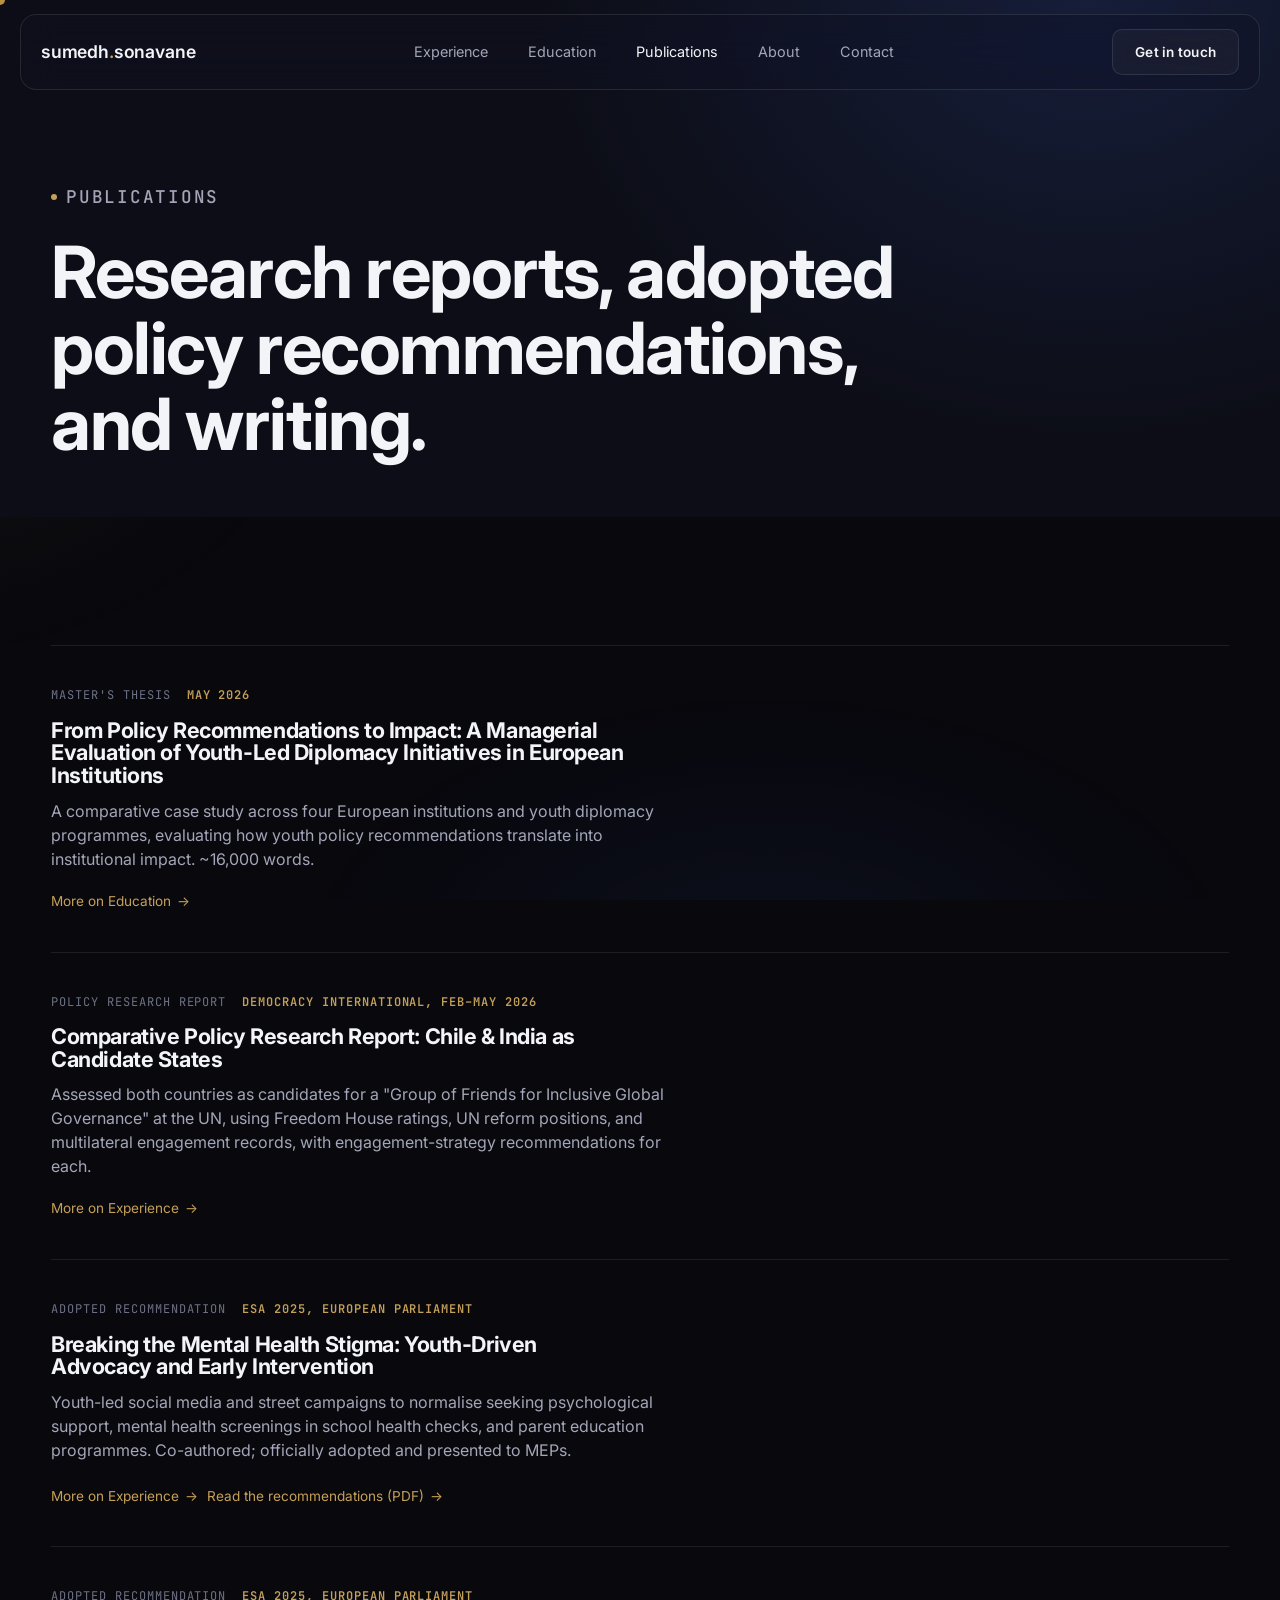
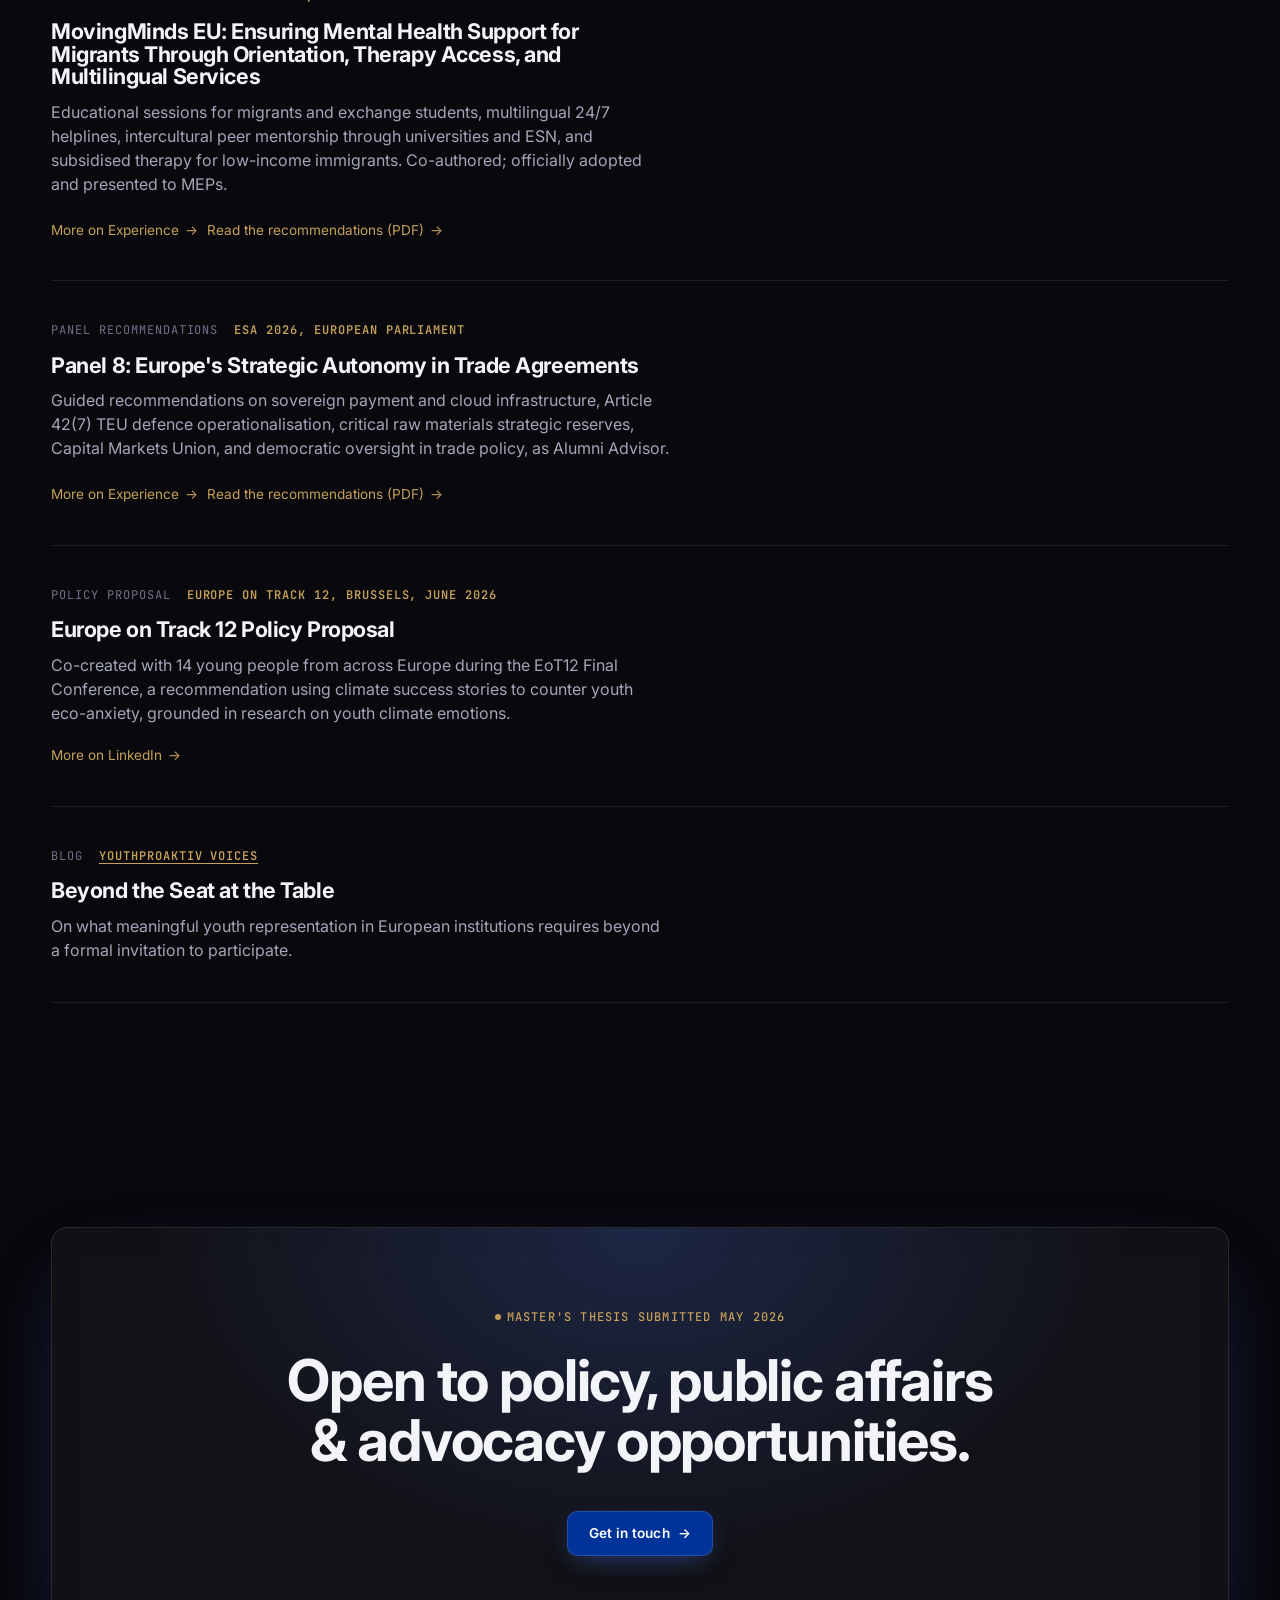
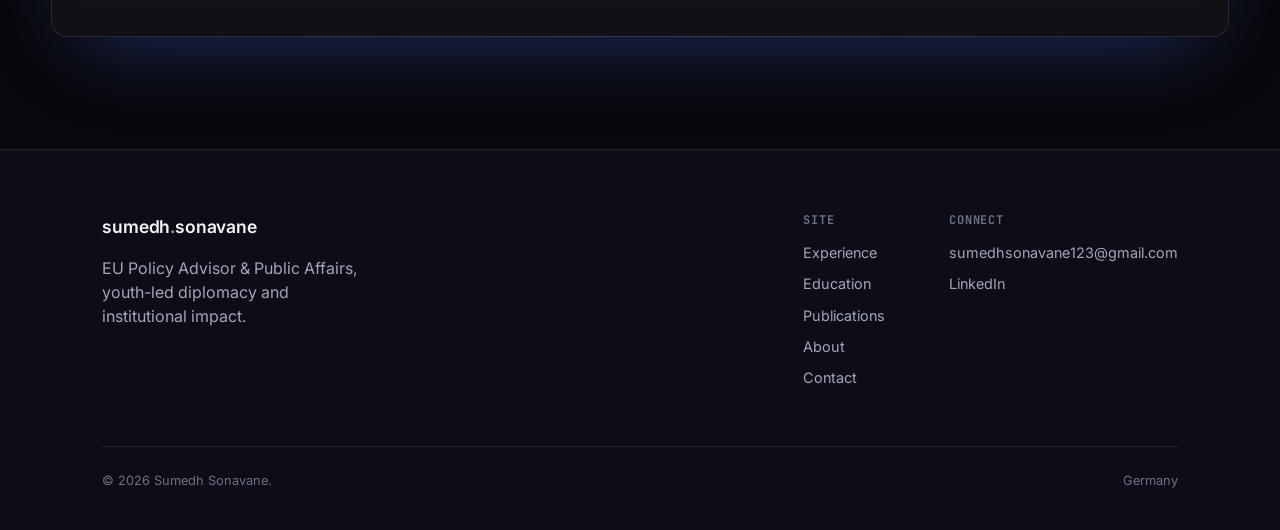
<file: publications.html>
<!DOCTYPE html>
<html lang="en">
<head>
<meta charset="UTF-8" />
<meta name="viewport" content="width=device-width, initial-scale=1.0" />
<title>Publications | Sumedh Sonavane</title>
<meta name="description" content="Policy research reports, adopted recommendations, and writing by Sumedh Sonavane." />
<link rel="preconnect" href="https://fonts.googleapis.com">
<link rel="preconnect" href="https://fonts.gstatic.com" crossorigin>
<link href="https://fonts.googleapis.com/css2?family=Inter:wght@400;500;600;700;800&family=JetBrains+Mono:wght@400;500&display=swap" rel="stylesheet">
<link rel="stylesheet" href="css/styles.css" />
</head>
<body>

<nav class="nav">
  <a href="index.html" class="nav-logo">sumedh<span>.</span>sonavane</a>
  <div class="nav-links nav-links-desktop">
    <a href="experience/index.html">Experience</a>
    <a href="education.html">Education</a>
    <a href="publications.html" class="active">Publications</a>
    <a href="about.html">About</a>
    <a href="contact.html">Contact</a>
  </div>
  <div class="nav-cta">
    <a href="contact.html" class="btn btn-outline">Get in touch</a>
    <button class="nav-toggle" aria-label="Toggle menu"><span></span><span></span></button>
  </div>
</nav>

<div class="mobile-menu">
  <a href="experience/index.html">Experience</a>
  <a href="education.html">Education</a>
  <a href="publications.html">Publications</a>
  <a href="about.html">About</a>
  <a href="contact.html">Contact</a>
</div>

<header class="page-hero">
  <div class="container">
    <p class="eyebrow reveal is-visible" style="margin-bottom:1.5rem;">Publications</p>
    <h1 class="reveal is-visible">Research reports, adopted policy recommendations, and writing.</h1>
  </div>
</header>

<section>
  <div class="container">
    <div class="info-list reveal">

      <div class="info-item">
        <div class="meta"><span>Master's Thesis</span><strong>May 2026</strong></div>
        <h3>From Policy Recommendations to Impact: A Managerial Evaluation of Youth-Led Diplomacy Initiatives in European Institutions</h3>
        <p>A comparative case study across four European institutions and youth diplomacy programmes, evaluating how youth policy recommendations translate into institutional impact. ~16,000 words.</p>
        <a href="education.html" class="pub-link">More on Education <span>→</span></a>
      </div>

      <div class="info-item">
        <div class="meta"><span>Policy Research Report</span><strong>Democracy International, Feb–May 2026</strong></div>
        <h3>Comparative Policy Research Report: Chile &amp; India as Candidate States</h3>
        <p>Assessed both countries as candidates for a "Group of Friends for Inclusive Global Governance" at the UN, using Freedom House ratings, UN reform positions, and multilateral engagement records, with engagement-strategy recommendations for each.</p>
        <a href="experience/democracy-international.html" class="pub-link">More on Experience <span>→</span></a>
      </div>

      <div class="info-item">
        <div class="meta"><span>Adopted Recommendation</span><strong>ESA 2025, European Parliament</strong></div>
        <h3>Breaking the Mental Health Stigma: Youth-Driven Advocacy and Early Intervention</h3>
        <p>Youth-led social media and street campaigns to normalise seeking psychological support, mental health screenings in school health checks, and parent education programmes. Co-authored; officially adopted and presented to MEPs.</p>
        <div class="tag-list" style="margin-top:1rem;">
          <a href="experience/esa-2025.html" class="pub-link">More on Experience <span>→</span></a>
          <a href="https://eucvoices.eu/sites/default/files/2025-11/ESA25%20Policy%20Recommendations.pdf" target="_blank" rel="noopener" class="pub-link">Read the recommendations (PDF) <span>→</span></a>
        </div>
      </div>

      <div class="info-item">
        <div class="meta"><span>Adopted Recommendation</span><strong>ESA 2025, European Parliament</strong></div>
        <h3>MovingMinds EU: Ensuring Mental Health Support for Migrants Through Orientation, Therapy Access, and Multilingual Services</h3>
        <p>Educational sessions for migrants and exchange students, multilingual 24/7 helplines, intercultural peer mentorship through universities and ESN, and subsidised therapy for low-income immigrants. Co-authored; officially adopted and presented to MEPs.</p>
        <div class="tag-list" style="margin-top:1rem;">
          <a href="experience/esa-2025.html" class="pub-link">More on Experience <span>→</span></a>
          <a href="https://eucvoices.eu/sites/default/files/2025-11/ESA25%20Policy%20Recommendations.pdf" target="_blank" rel="noopener" class="pub-link">Read the recommendations (PDF) <span>→</span></a>
        </div>
      </div>

      <div class="info-item">
        <div class="meta"><span>Panel Recommendations</span><strong>ESA 2026, European Parliament</strong></div>
        <h3>Panel 8: Europe's Strategic Autonomy in Trade Agreements</h3>
        <p>Guided recommendations on sovereign payment and cloud infrastructure, Article 42(7) TEU defence operationalisation, critical raw materials strategic reserves, Capital Markets Union, and democratic oversight in trade policy, as Alumni Advisor.</p>
        <div class="tag-list" style="margin-top:1rem;">
          <a href="experience/esa-2026.html" class="pub-link">More on Experience <span>→</span></a>
          <a href="https://eucvoices.eu/sites/default/files/2026-08/ESA26%20Policy%20Recommendations%20%281%29.pdf" target="_blank" rel="noopener" class="pub-link">Read the recommendations (PDF) <span>→</span></a>
        </div>
      </div>

      <div class="info-item">
        <div class="meta"><span>Policy Proposal</span><strong>Europe on Track 12, Brussels, June 2026</strong></div>
        <h3>Europe on Track 12 Policy Proposal</h3>
        <p>Co-created with 14 young people from across Europe during the EoT12 Final Conference, a recommendation using climate success stories to counter youth eco-anxiety, grounded in research on youth climate emotions.</p>
        <a href="https://www.linkedin.com/posts/europeontrack_europeontrack12-ecoanxiety-eyfcoe-activity-7481003895008378880-MJ6z" target="_blank" rel="noopener" class="pub-link">More on LinkedIn <span>→</span></a>
      </div>

      <div class="info-item">
        <div class="meta"><span>Blog</span><strong><a href="https://youthproaktiv.substack.com/p/beyond-the-seat-at-the-table" target="_blank" rel="noopener" style="color:inherit; text-decoration:underline; text-underline-offset:3px;">YouthProAktiv VOICES</a></strong></div>
        <h3>Beyond the Seat at the Table</h3>
        <p>On what meaningful youth representation in European institutions requires beyond a formal invitation to participate.</p>
      </div>

    </div>
  </div>
</section>

<section>
  <div class="cta-band reveal">
    <p class="eyebrow" style="justify-content:center; display:flex; margin-bottom:1.5rem;">Master's thesis submitted May 2026</p>
    <h2>Open to policy, public affairs &amp; advocacy opportunities.</h2>
    <a href="contact.html" class="btn btn-primary">Get in touch <span class="btn-arrow">→</span></a>
  </div>
</section>

<footer>
  <div class="container">
    <div class="footer-top">
      <div>
        <a href="index.html" class="nav-logo">sumedh<span>.</span>sonavane</a>
        <p style="color:var(--fg-muted); margin-top:1rem; max-width:26ch;">EU Policy Advisor &amp; Public Affairs, youth-led diplomacy and institutional impact.</p>
      </div>
      <div class="footer-links">
        <div class="footer-col">
          <h4>Site</h4>
          <a href="experience/index.html">Experience</a>
          <a href="education.html">Education</a>
          <a href="publications.html">Publications</a>
          <a href="about.html">About</a>
          <a href="contact.html">Contact</a>
        </div>
        <div class="footer-col">
          <h4>Connect</h4>
          <a href="mailto:sumedhsonavane123@gmail.com">sumedhsonavane123@gmail.com</a>
          <a href="https://www.linkedin.com/in/sumedh-sonavane-eu" target="_blank" rel="noopener">LinkedIn</a>
        </div>
      </div>
    </div>
    <div class="footer-bottom">
      <span>© 2026 Sumedh Sonavane.</span>
      <span>Germany</span>
    </div>
  </div>
</footer>

<script src="js/main.js"></script>
</body>
</html>
</file>
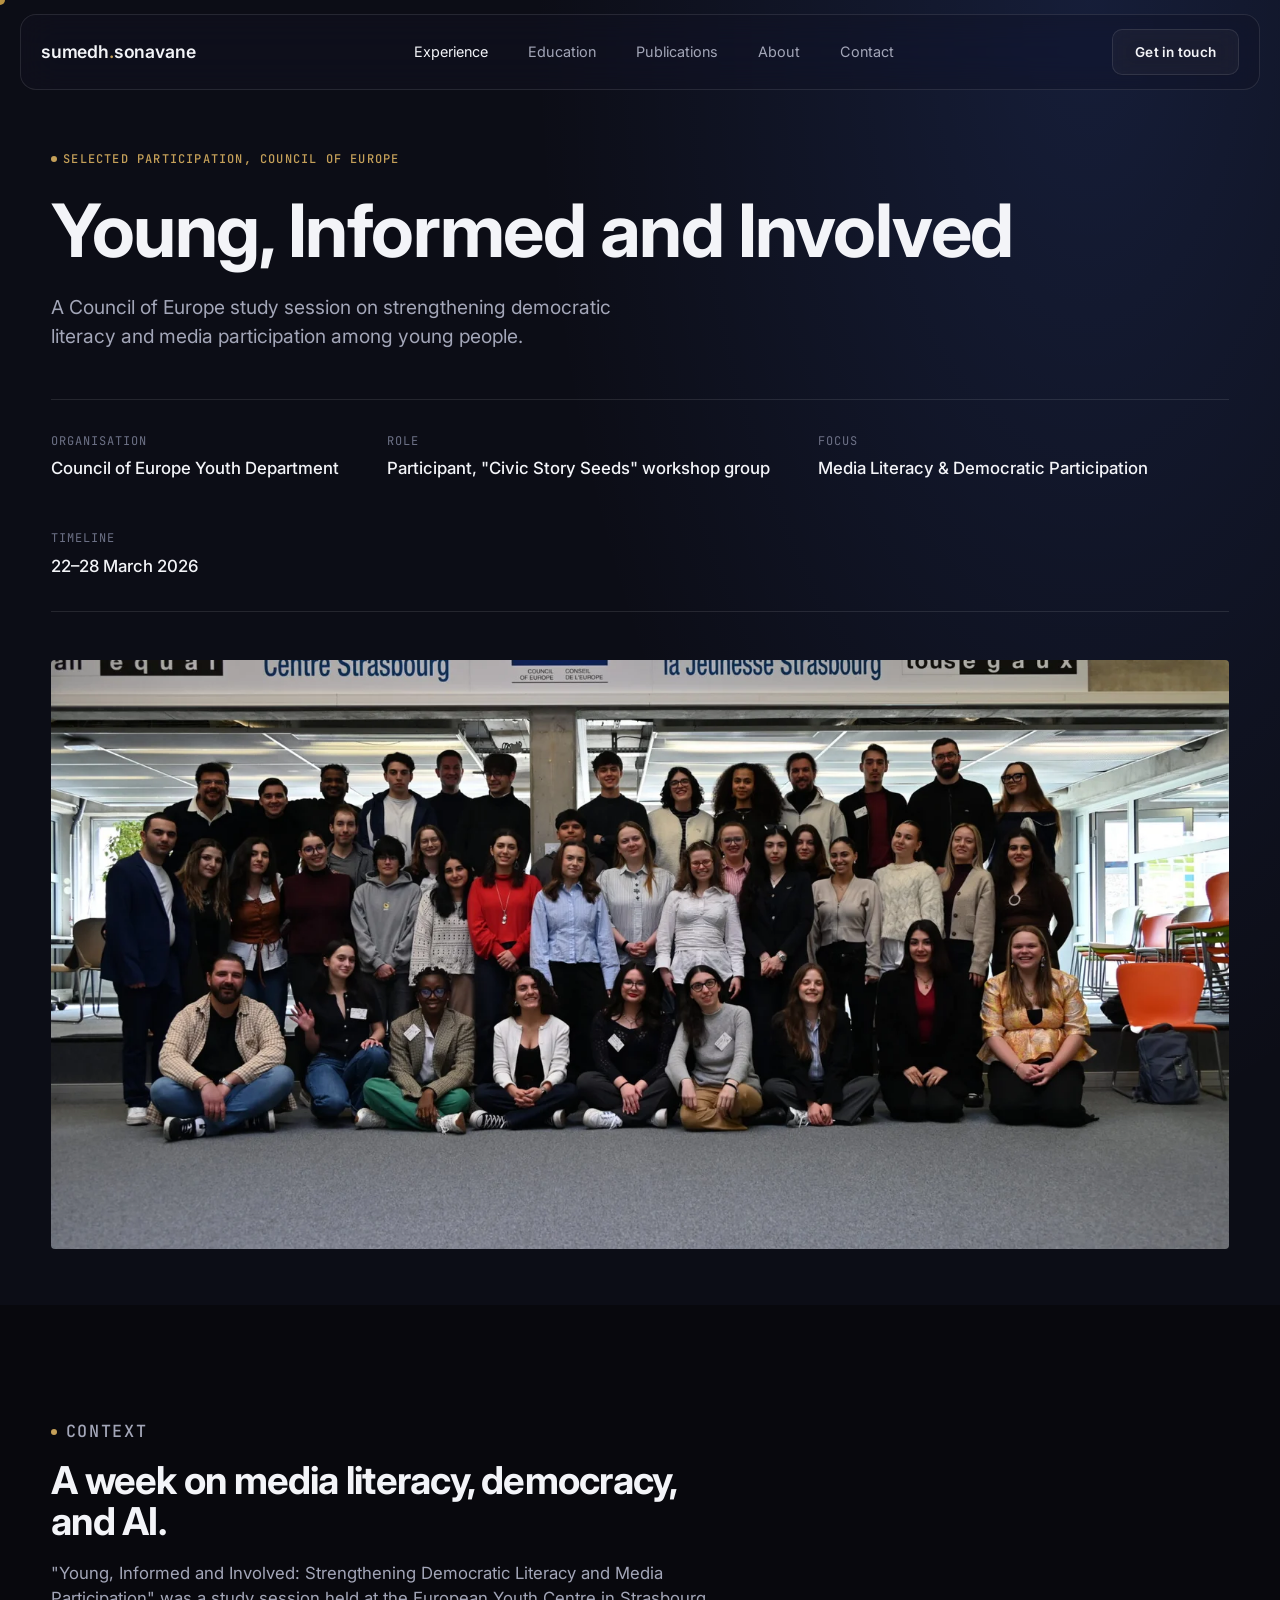
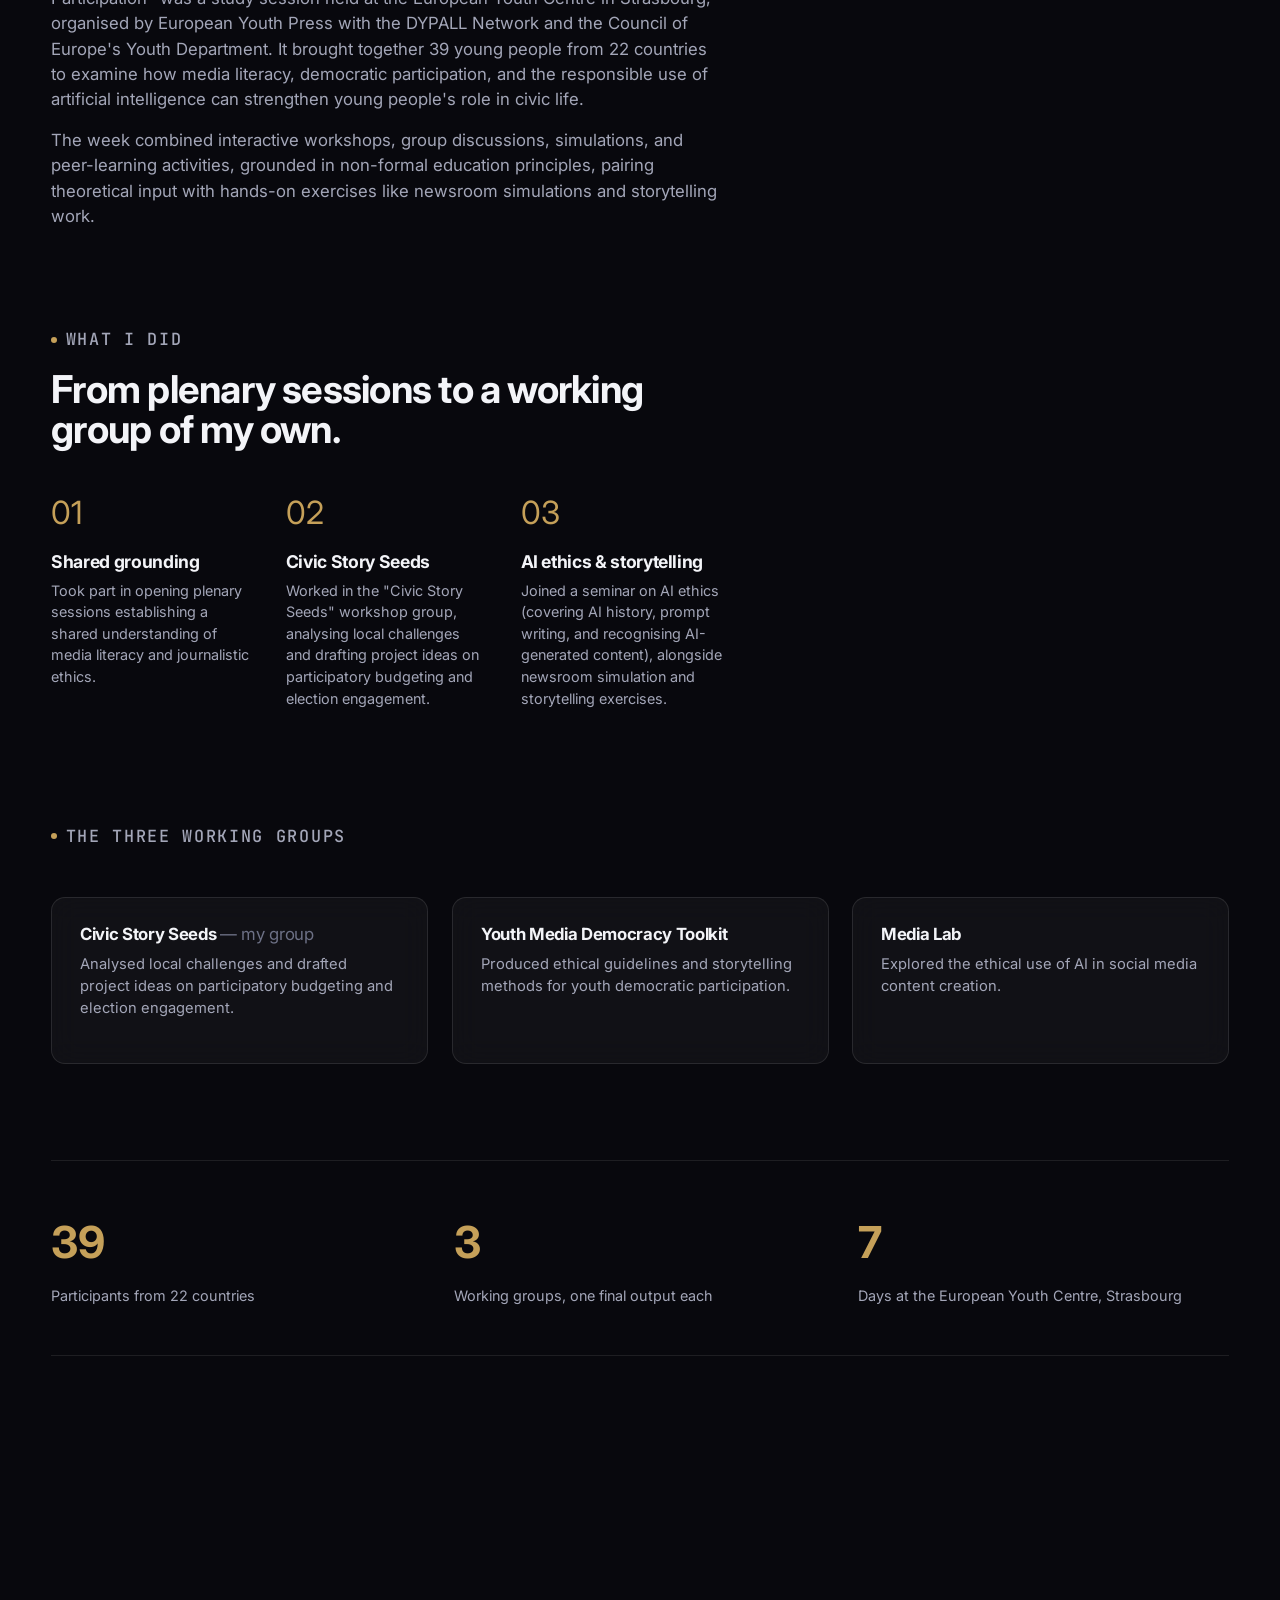
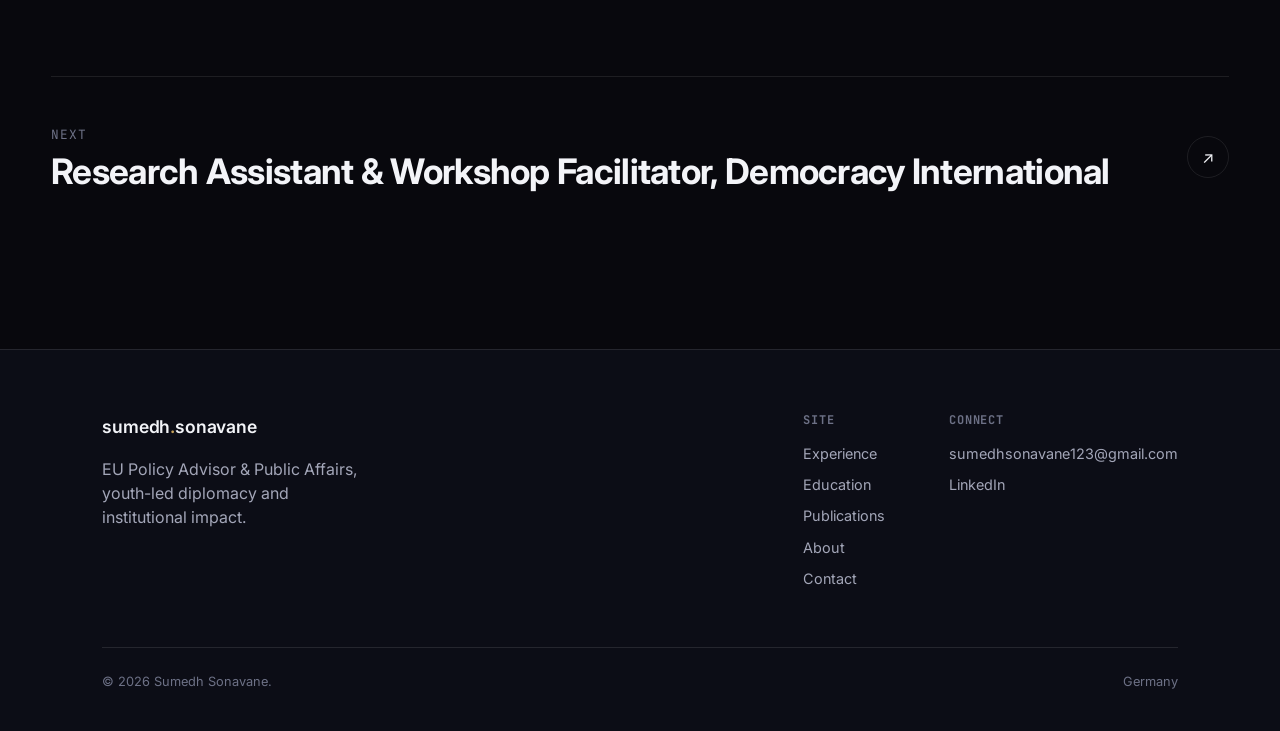
<file: experience/coe-study-session.html>
<!DOCTYPE html>
<html lang="en">
<head>
<meta charset="UTF-8" />
<meta name="viewport" content="width=device-width, initial-scale=1.0" />
<title>Young, Informed and Involved: Council of Europe | Sumedh Sonavane</title>
<meta name="description" content="Council of Europe study session on media literacy, democratic participation, and responsible AI use, European Youth Centre, Strasbourg." />
<link rel="preconnect" href="https://fonts.googleapis.com">
<link rel="preconnect" href="https://fonts.gstatic.com" crossorigin>
<link href="https://fonts.googleapis.com/css2?family=Inter:wght@400;500;600;700;800&family=JetBrains+Mono:wght@400;500&display=swap" rel="stylesheet">
<link rel="stylesheet" href="../css/styles.css" />
</head>
<body>

<nav class="nav">
  <a href="../index.html" class="nav-logo">sumedh<span>.</span>sonavane</a>
  <div class="nav-links nav-links-desktop">
    <a href="index.html" class="active">Experience</a>
    <a href="../education.html">Education</a>
    <a href="../publications.html">Publications</a>
    <a href="../about.html">About</a>
    <a href="../contact.html">Contact</a>
  </div>
  <div class="nav-cta">
    <a href="../contact.html" class="btn btn-outline">Get in touch</a>
    <button class="nav-toggle" aria-label="Toggle menu"><span></span><span></span></button>
  </div>
</nav>

<div class="mobile-menu">
  <a href="index.html">Experience</a>
  <a href="../education.html">Education</a>
  <a href="../publications.html">Publications</a>
  <a href="../about.html">About</a>
  <a href="../contact.html">Contact</a>
</div>

<header class="cs-hero">
  <div class="container">
    <p class="eyebrow reveal is-visible" style="margin-bottom:1.5rem;">Selected Participation, Council of Europe</p>
    <h1 class="reveal is-visible" style="font-size:clamp(2.2rem, 6vw, 4.6rem); max-width:22ch;">Young, Informed and Involved</h1>
    <p class="reveal is-visible" style="color:var(--fg-muted); font-size:1.2rem; max-width:52ch; margin-top:1.5rem;">A Council of Europe study session on strengthening democratic literacy and media participation among young people.</p>

    <div class="cs-meta reveal is-visible">
      <div class="cs-meta-item"><span>Organisation</span><strong>Council of Europe Youth Department</strong></div>
      <div class="cs-meta-item"><span>Role</span><strong>Participant, "Civic Story Seeds" workshop group</strong></div>
      <div class="cs-meta-item"><span>Focus</span><strong>Media Literacy &amp; Democratic Participation</strong></div>
      <div class="cs-meta-item"><span>Timeline</span><strong>22–28 March 2026</strong></div>
    </div>

    <div class="cs-hero-media reveal is-visible">
      <img src="../images/coe-youth-centre.webp" alt="Participants at the Council of Europe study session, European Youth Centre, Strasbourg" style="width:100%; height:100%; object-fit:cover; display:block;" />
    </div>
  </div>
</header>

<section>
  <div class="container">
    <div class="cs-block reveal">
      <p class="eyebrow" style="margin-bottom:1rem;">Context</p>
      <h2>A week on media literacy, democracy, and AI.</h2>
      <p>"Young, Informed and Involved: Strengthening Democratic Literacy and Media Participation" was a study session held at the European Youth Centre in Strasbourg, organised by European Youth Press with the DYPALL Network and the Council of Europe's Youth Department. It brought together 39 young people from 22 countries to examine how media literacy, democratic participation, and the responsible use of artificial intelligence can strengthen young people's role in civic life.</p>
      <p>The week combined interactive workshops, group discussions, simulations, and peer-learning activities, grounded in non-formal education principles, pairing theoretical input with hands-on exercises like newsroom simulations and storytelling work.</p>
    </div>

    <div class="cs-block reveal">
      <p class="eyebrow" style="margin-bottom:1rem;">What I did</p>
      <h2>From plenary sessions to a working group of my own.</h2>
      <div class="cs-steps">
        <div class="cs-step">
          <span class="num">01</span>
          <h3>Shared grounding</h3>
          <p>Took part in opening plenary sessions establishing a shared understanding of media literacy and journalistic ethics.</p>
        </div>
        <div class="cs-step">
          <span class="num">02</span>
          <h3>Civic Story Seeds</h3>
          <p>Worked in the "Civic Story Seeds" workshop group, analysing local challenges and drafting project ideas on participatory budgeting and election engagement.</p>
        </div>
        <div class="cs-step">
          <span class="num">03</span>
          <h3>AI ethics &amp; storytelling</h3>
          <p>Joined a seminar on AI ethics (covering AI history, prompt writing, and recognising AI-generated content), alongside newsroom simulation and storytelling exercises.</p>
        </div>
      </div>
    </div>

    <div class="cs-block reveal" style="max-width:none;">
      <p class="eyebrow" style="margin-bottom:1rem;">The three working groups</p>
      <div class="output-list" style="grid-template-columns:1fr 1fr 1fr;">
        <div class="output-item">
          <h4>Civic Story Seeds <span style="color:var(--fg-faint); font-weight:400;">— my group</span></h4>
          <p>Analysed local challenges and drafted project ideas on participatory budgeting and election engagement.</p>
        </div>
        <div class="output-item">
          <h4>Youth Media Democracy Toolkit</h4>
          <p>Produced ethical guidelines and storytelling methods for youth democratic participation.</p>
        </div>
        <div class="output-item">
          <h4>Media Lab</h4>
          <p>Explored the ethical use of AI in social media content creation.</p>
        </div>
      </div>
    </div>

    <div class="cs-results reveal">
      <div class="cs-result"><strong>39</strong><span>Participants from 22 countries</span></div>
      <div class="cs-result"><strong>3</strong><span>Working groups, one final output each</span></div>
      <div class="cs-result"><strong>7</strong><span>Days at the European Youth Centre, Strasbourg</span></div>
    </div>
  </div>
</section>

<section>
  <div class="container">
    <a href="democracy-international.html" class="cs-next reveal">
      <div>
        <p class="cs-next-label">Next</p>
        <h3 class="cs-next-title">Research Assistant &amp; Workshop Facilitator, Democracy International</h3>
      </div>
      <span class="work-card-arrow" style="border-color:var(--line);">↗</span>
    </a>
  </div>
</section>

<footer>
  <div class="container">
    <div class="footer-top">
      <div>
        <a href="../index.html" class="nav-logo">sumedh<span>.</span>sonavane</a>
        <p style="color:var(--fg-muted); margin-top:1rem; max-width:26ch;">EU Policy Advisor &amp; Public Affairs, youth-led diplomacy and institutional impact.</p>
      </div>
      <div class="footer-links">
        <div class="footer-col">
          <h4>Site</h4>
          <a href="index.html">Experience</a>
          <a href="../education.html">Education</a>
          <a href="../publications.html">Publications</a>
          <a href="../about.html">About</a>
          <a href="../contact.html">Contact</a>
        </div>
        <div class="footer-col">
          <h4>Connect</h4>
          <a href="mailto:sumedhsonavane123@gmail.com">sumedhsonavane123@gmail.com</a>
          <a href="https://www.linkedin.com/in/sumedh-sonavane-eu" target="_blank" rel="noopener">LinkedIn</a>
        </div>
      </div>
    </div>
    <div class="footer-bottom">
      <span>© 2026 Sumedh Sonavane.</span>
      <span>Germany</span>
    </div>
  </div>
</footer>

<script src="../js/main.js"></script>
</body>
</html>
</file>
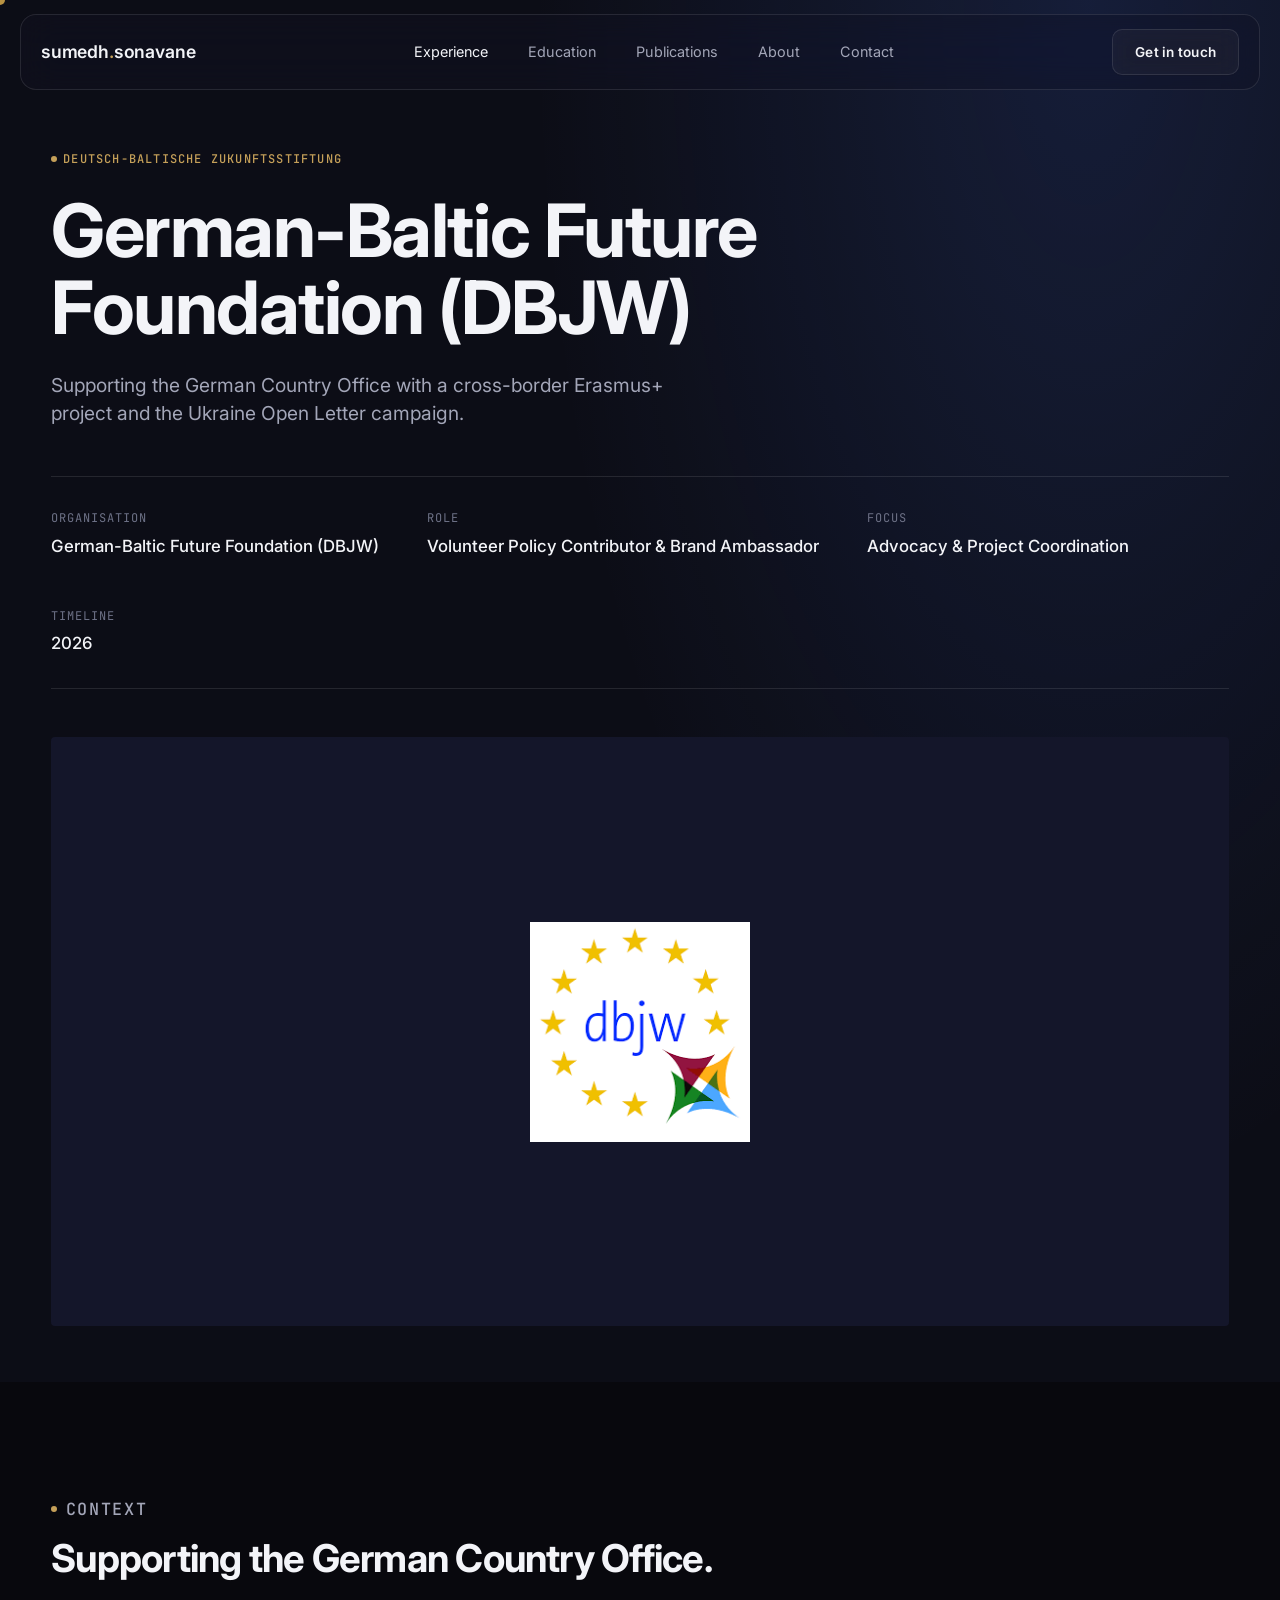
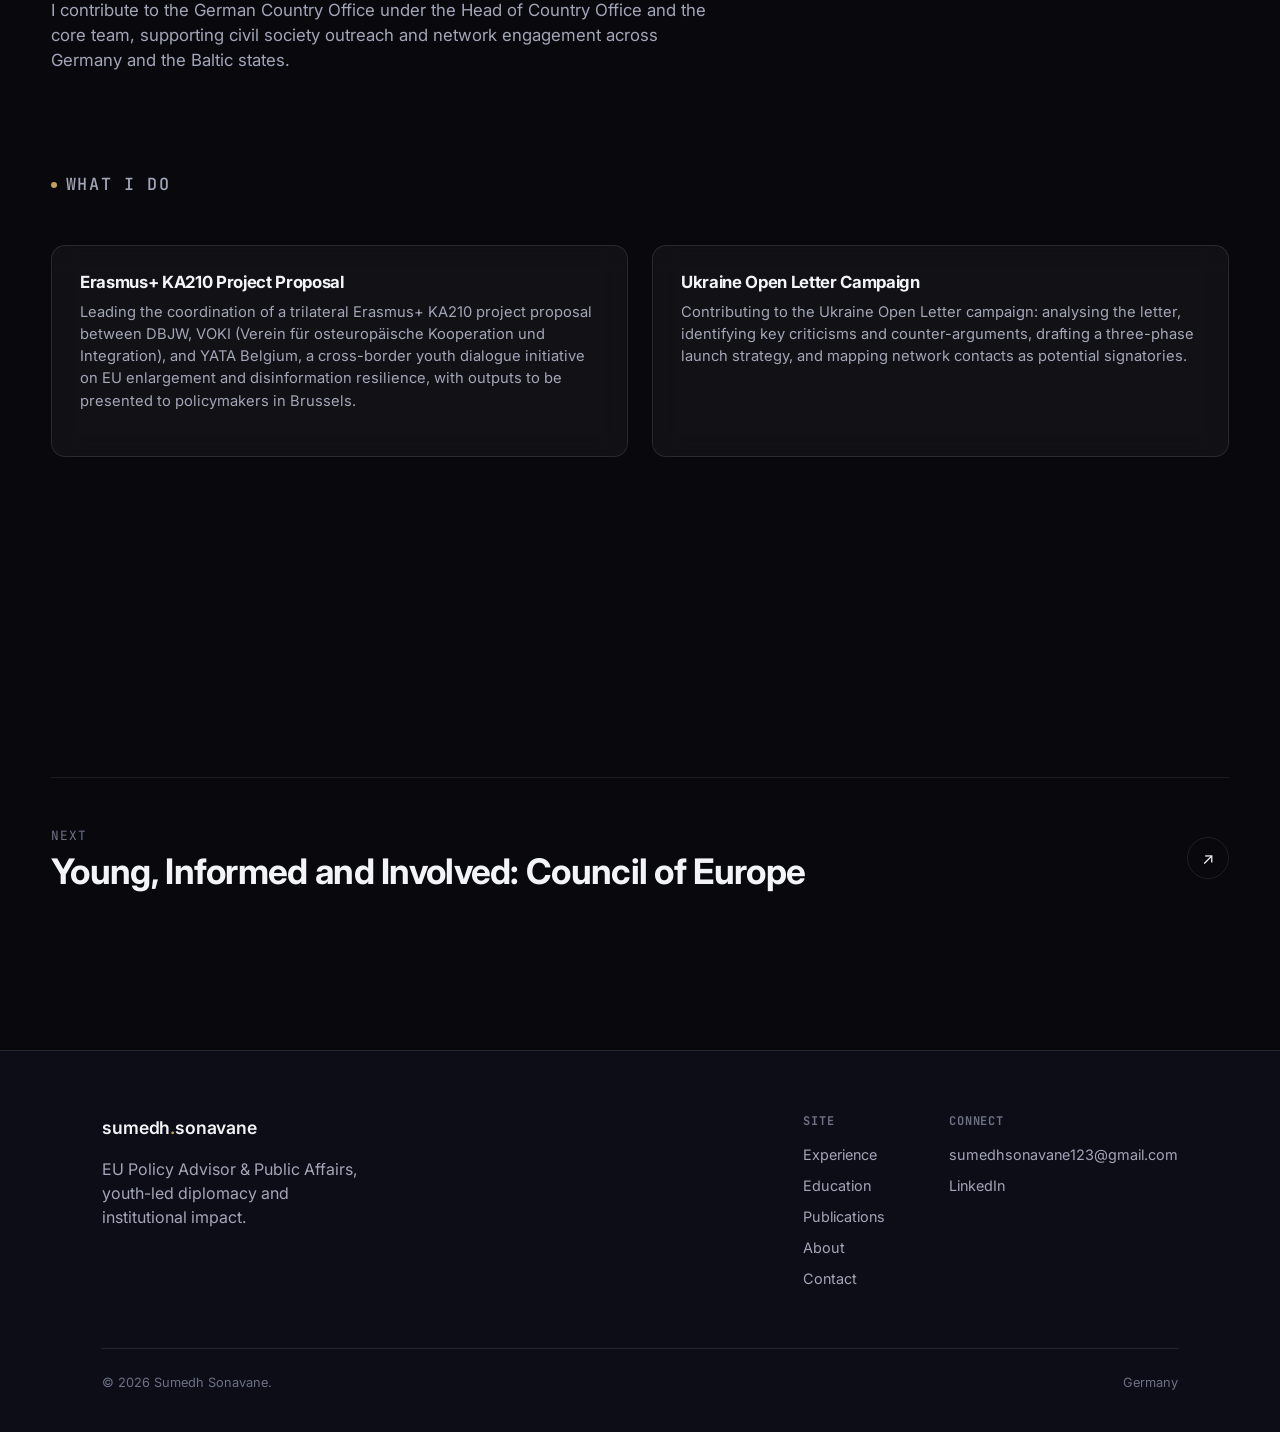
<file: experience/dbjw.html>
<!DOCTYPE html>
<html lang="en">
<head>
<meta charset="UTF-8" />
<meta name="viewport" content="width=device-width, initial-scale=1.0" />
<title>German-Baltic Future Foundation | Sumedh Sonavane</title>
<meta name="description" content="Volunteer Policy Contributor and Brand Ambassador for the German-Baltic Future Foundation (DBJW), coordinating a trilateral Erasmus+ project and the Ukraine Open Letter campaign." />
<link rel="preconnect" href="https://fonts.googleapis.com">
<link rel="preconnect" href="https://fonts.gstatic.com" crossorigin>
<link href="https://fonts.googleapis.com/css2?family=Inter:wght@400;500;600;700;800&family=JetBrains+Mono:wght@400;500&display=swap" rel="stylesheet">
<link rel="stylesheet" href="../css/styles.css" />
</head>
<body>

<nav class="nav">
  <a href="../index.html" class="nav-logo">sumedh<span>.</span>sonavane</a>
  <div class="nav-links nav-links-desktop">
    <a href="index.html" class="active">Experience</a>
    <a href="../education.html">Education</a>
    <a href="../publications.html">Publications</a>
    <a href="../about.html">About</a>
    <a href="../contact.html">Contact</a>
  </div>
  <div class="nav-cta">
    <a href="../contact.html" class="btn btn-outline">Get in touch</a>
    <button class="nav-toggle" aria-label="Toggle menu"><span></span><span></span></button>
  </div>
</nav>

<div class="mobile-menu">
  <a href="index.html">Experience</a>
  <a href="../education.html">Education</a>
  <a href="../publications.html">Publications</a>
  <a href="../about.html">About</a>
  <a href="../contact.html">Contact</a>
</div>

<header class="cs-hero">
  <div class="container">
    <p class="eyebrow reveal is-visible" style="margin-bottom:1.5rem;">Deutsch-Baltische Zukunftsstiftung</p>
    <h1 class="reveal is-visible" style="font-size:clamp(2.2rem, 6vw, 4.6rem); max-width:22ch;">German-Baltic Future Foundation (DBJW)</h1>
    <p class="reveal is-visible" style="color:var(--fg-muted); font-size:1.2rem; max-width:52ch; margin-top:1.5rem;">Supporting the German Country Office with a cross-border Erasmus+ project and the Ukraine Open Letter campaign.</p>

    <div class="cs-meta reveal is-visible">
      <div class="cs-meta-item"><span>Organisation</span><strong>German-Baltic Future Foundation (DBJW)</strong></div>
      <div class="cs-meta-item"><span>Role</span><strong>Volunteer Policy Contributor &amp; Brand Ambassador</strong></div>
      <div class="cs-meta-item"><span>Focus</span><strong>Advocacy &amp; Project Coordination</strong></div>
      <div class="cs-meta-item"><span>Timeline</span><strong>2026</strong></div>
    </div>

    <div class="cs-hero-media reveal is-visible" style="display:flex; align-items:center; justify-content:center; background:var(--bg-raised);">
      <img src="../images/dbjw-logo.png" alt="DBJW logo" style="max-width:220px; max-height:220px; width:auto; height:auto; display:block;" />
    </div>
  </div>
</header>

<section>
  <div class="container">
    <div class="cs-block reveal">
      <p class="eyebrow" style="margin-bottom:1rem;">Context</p>
      <h2>Supporting the German Country Office.</h2>
      <p>I contribute to the German Country Office under the Head of Country Office and the core team, supporting civil society outreach and network engagement across Germany and the Baltic states.</p>
    </div>

    <div class="cs-block reveal" style="max-width:none;">
      <p class="eyebrow" style="margin-bottom:1rem;">What I do</p>
      <div class="output-list" style="grid-template-columns:1fr 1fr;">
        <div class="output-item">
          <h4>Erasmus+ KA210 Project Proposal</h4>
          <p>Leading the coordination of a trilateral Erasmus+ KA210 project proposal between DBJW, VOKI (Verein für osteuropäische Kooperation und Integration), and YATA Belgium, a cross-border youth dialogue initiative on EU enlargement and disinformation resilience, with outputs to be presented to policymakers in Brussels.</p>
        </div>
        <div class="output-item">
          <h4>Ukraine Open Letter Campaign</h4>
          <p>Contributing to the Ukraine Open Letter campaign: analysing the letter, identifying key criticisms and counter-arguments, drafting a three-phase launch strategy, and mapping network contacts as potential signatories.</p>
        </div>
      </div>
    </div>
  </div>
</section>

<section>
  <div class="container">
    <a href="coe-study-session.html" class="cs-next reveal">
      <div>
        <p class="cs-next-label">Next</p>
        <h3 class="cs-next-title">Young, Informed and Involved: Council of Europe</h3>
      </div>
      <span class="work-card-arrow" style="border-color:var(--line);">↗</span>
    </a>
  </div>
</section>

<footer>
  <div class="container">
    <div class="footer-top">
      <div>
        <a href="../index.html" class="nav-logo">sumedh<span>.</span>sonavane</a>
        <p style="color:var(--fg-muted); margin-top:1rem; max-width:26ch;">EU Policy Advisor &amp; Public Affairs, youth-led diplomacy and institutional impact.</p>
      </div>
      <div class="footer-links">
        <div class="footer-col">
          <h4>Site</h4>
          <a href="index.html">Experience</a>
          <a href="../education.html">Education</a>
          <a href="../publications.html">Publications</a>
          <a href="../about.html">About</a>
          <a href="../contact.html">Contact</a>
        </div>
        <div class="footer-col">
          <h4>Connect</h4>
          <a href="mailto:sumedhsonavane123@gmail.com">sumedhsonavane123@gmail.com</a>
          <a href="https://www.linkedin.com/in/sumedh-sonavane-eu" target="_blank" rel="noopener">LinkedIn</a>
        </div>
      </div>
    </div>
    <div class="footer-bottom">
      <span>© 2026 Sumedh Sonavane.</span>
      <span>Germany</span>
    </div>
  </div>
</footer>

<script src="../js/main.js"></script>
</body>
</html>
</file>
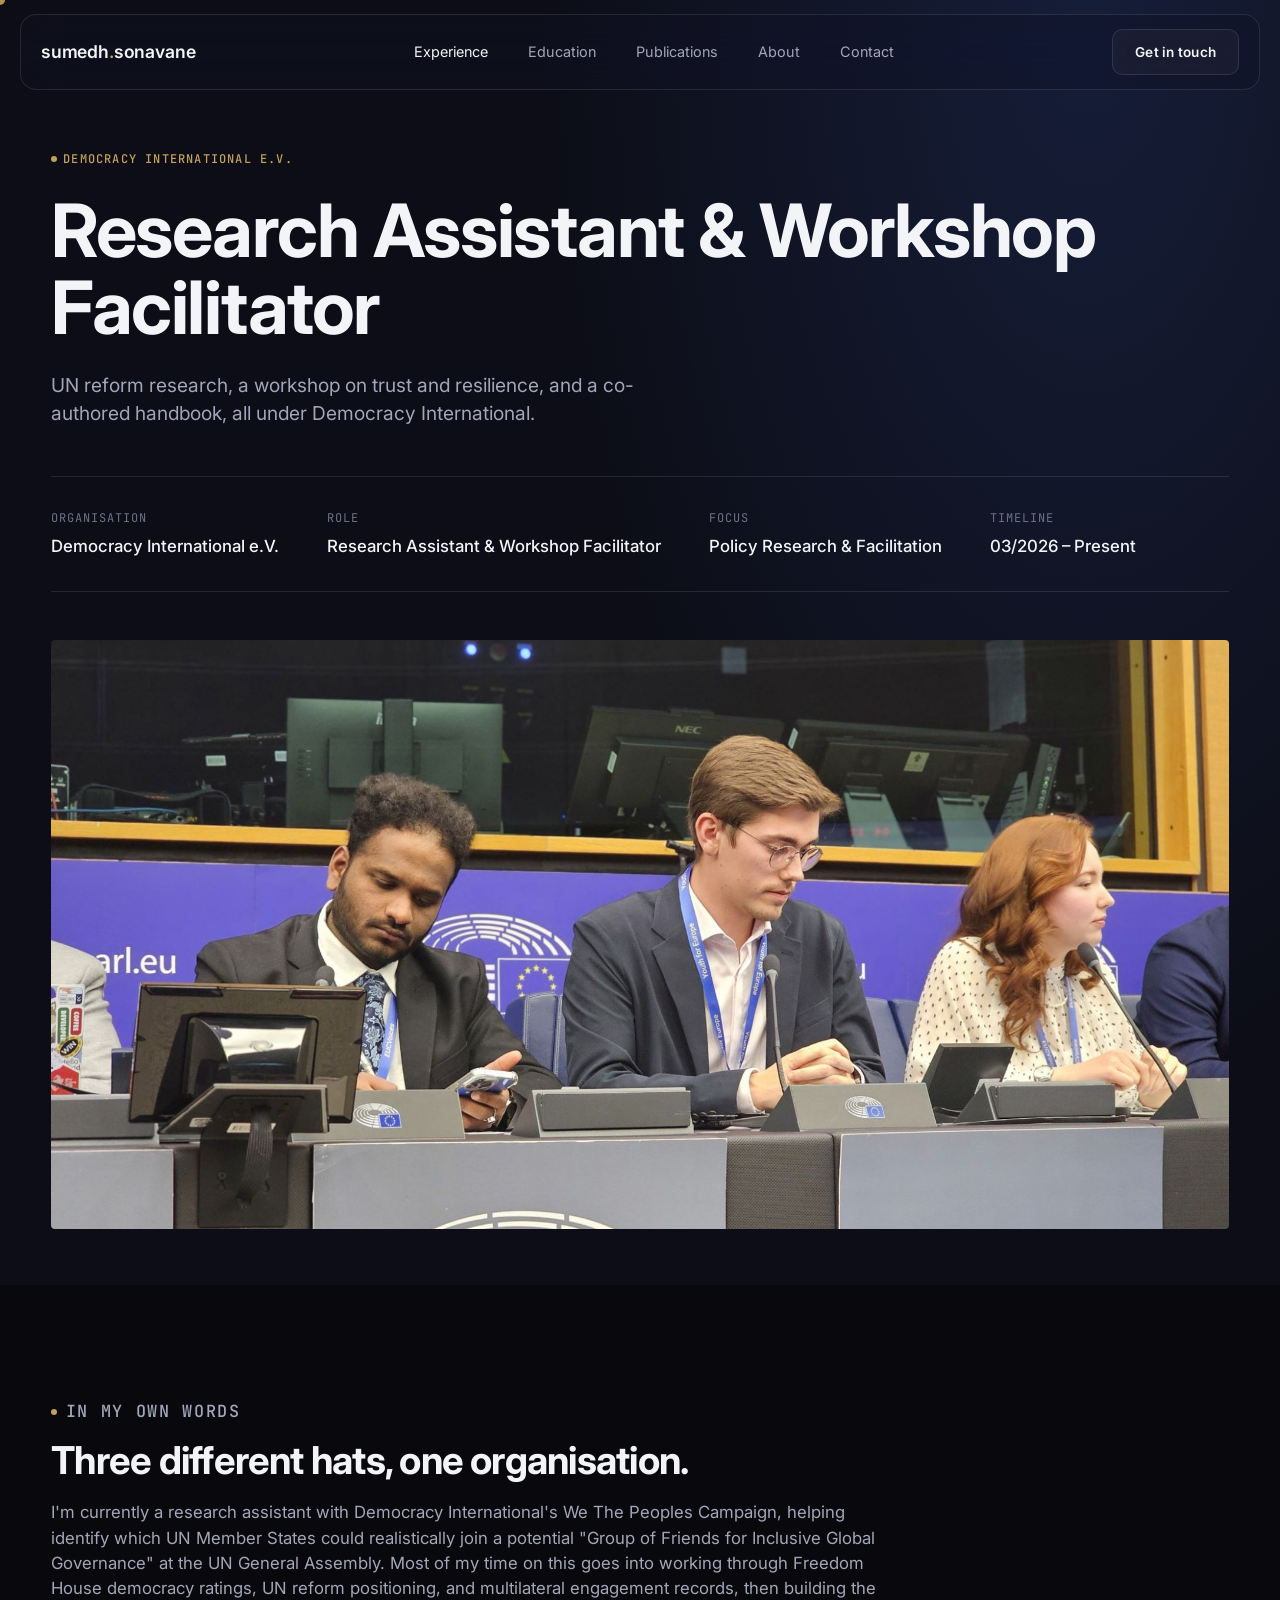
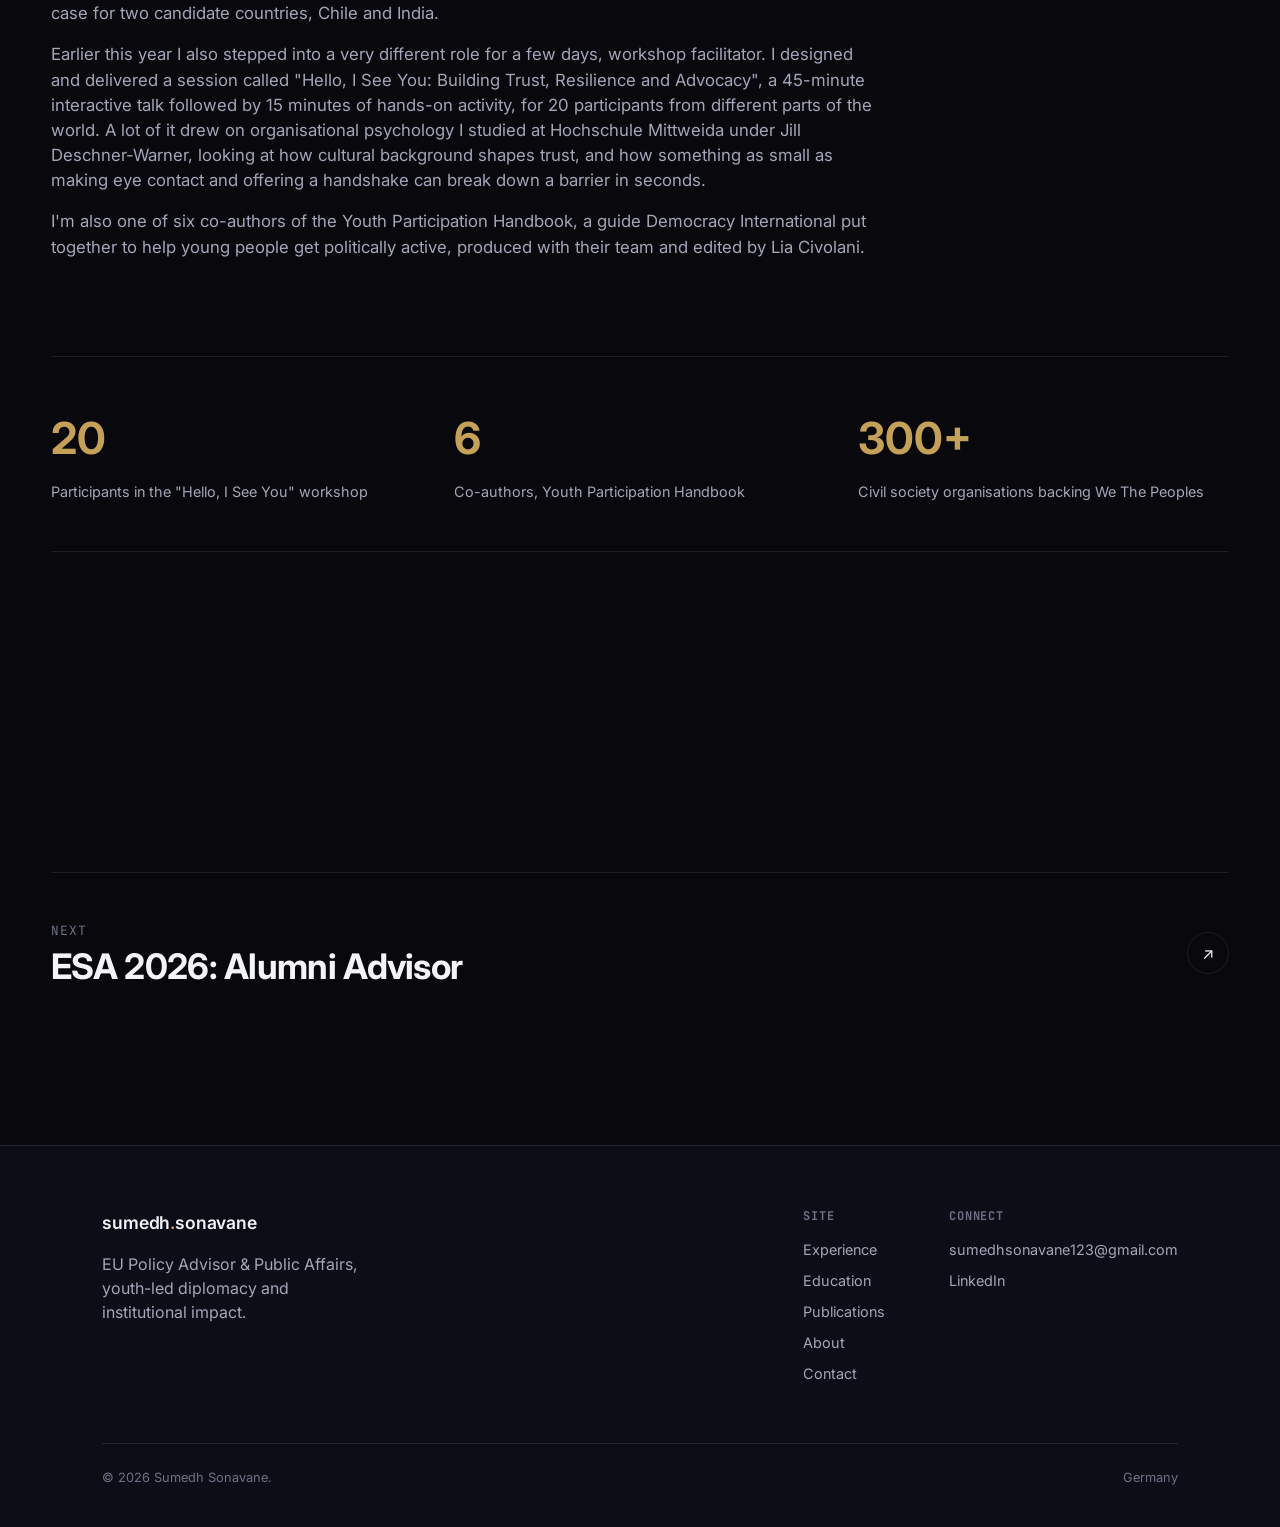
<file: experience/democracy-international.html>
<!DOCTYPE html>
<html lang="en">
<head>
<meta charset="UTF-8" />
<meta name="viewport" content="width=device-width, initial-scale=1.0" />
<title>Research Assistant &amp; Workshop Facilitator, Democracy International | Sumedh Sonavane</title>
<meta name="description" content="Research assistant and workshop facilitator at Democracy International e.V., researching UN reform candidate states, facilitating a workshop on trust and resilience, and co-authoring the Youth Participation Handbook." />
<link rel="preconnect" href="https://fonts.googleapis.com">
<link rel="preconnect" href="https://fonts.gstatic.com" crossorigin>
<link href="https://fonts.googleapis.com/css2?family=Inter:wght@400;500;600;700;800&family=JetBrains+Mono:wght@400;500&display=swap" rel="stylesheet">
<link rel="stylesheet" href="../css/styles.css" />
</head>
<body>

<nav class="nav">
  <a href="../index.html" class="nav-logo">sumedh<span>.</span>sonavane</a>
  <div class="nav-links nav-links-desktop">
    <a href="index.html" class="active">Experience</a>
    <a href="../education.html">Education</a>
    <a href="../publications.html">Publications</a>
    <a href="../about.html">About</a>
    <a href="../contact.html">Contact</a>
  </div>
  <div class="nav-cta">
    <a href="../contact.html" class="btn btn-outline">Get in touch</a>
    <button class="nav-toggle" aria-label="Toggle menu"><span></span><span></span></button>
  </div>
</nav>

<div class="mobile-menu">
  <a href="index.html">Experience</a>
  <a href="../education.html">Education</a>
  <a href="../publications.html">Publications</a>
  <a href="../about.html">About</a>
  <a href="../contact.html">Contact</a>
</div>

<header class="cs-hero">
  <div class="container">
    <p class="eyebrow reveal is-visible" style="margin-bottom:1.5rem;">Democracy International e.V.</p>
    <h1 class="reveal is-visible" style="font-size:clamp(2.2rem, 6vw, 4.6rem); max-width:22ch;">Research Assistant &amp; Workshop Facilitator</h1>
    <p class="reveal is-visible" style="color:var(--fg-muted); font-size:1.2rem; max-width:52ch; margin-top:1.5rem;">UN reform research, a workshop on trust and resilience, and a co-authored handbook, all under Democracy International.</p>

    <div class="cs-meta reveal is-visible">
      <div class="cs-meta-item"><span>Organisation</span><strong>Democracy International e.V.</strong></div>
      <div class="cs-meta-item"><span>Role</span><strong>Research Assistant &amp; Workshop Facilitator</strong></div>
      <div class="cs-meta-item"><span>Focus</span><strong>Policy Research &amp; Facilitation</strong></div>
      <div class="cs-meta-item"><span>Timeline</span><strong>03/2026 – Present</strong></div>
    </div>

    <div class="cs-hero-media reveal is-visible">
      <img src="../images/di-workshop-panel.jpg" alt="Sumedh Sonavane on a delegate panel, European Parliament, Strasbourg" style="width:100%; height:100%; object-fit:cover; display:block;" />
    </div>
  </div>
</header>

<section>
  <div class="container">
    <div class="cs-block reveal" style="max-width:52rem;">
      <p class="eyebrow" style="margin-bottom:1rem;">In my own words</p>
      <h2>Three different hats, one organisation.</h2>
      <p>I'm currently a research assistant with Democracy International's We The Peoples Campaign, helping identify which UN Member States could realistically join a potential "Group of Friends for Inclusive Global Governance" at the UN General Assembly. Most of my time on this goes into working through Freedom House democracy ratings, UN reform positioning, and multilateral engagement records, then building the case for two candidate countries, Chile and India.</p>
      <p>Earlier this year I also stepped into a very different role for a few days, workshop facilitator. I designed and delivered a session called "Hello, I See You: Building Trust, Resilience and Advocacy", a 45-minute interactive talk followed by 15 minutes of hands-on activity, for 20 participants from different parts of the world. A lot of it drew on organisational psychology I studied at Hochschule Mittweida under Jill Deschner-Warner, looking at how cultural background shapes trust, and how something as small as making eye contact and offering a handshake can break down a barrier in seconds.</p>
      <p>I'm also one of six co-authors of the Youth Participation Handbook, a guide Democracy International put together to help young people get politically active, produced with their team and edited by Lia Civolani.</p>
    </div>

    <div class="cs-results reveal">
      <div class="cs-result"><strong>20</strong><span>Participants in the "Hello, I See You" workshop</span></div>
      <div class="cs-result"><strong>6</strong><span>Co-authors, Youth Participation Handbook</span></div>
      <div class="cs-result"><strong>300+</strong><span>Civil society organisations backing We The Peoples</span></div>
    </div>
  </div>
</section>

<section>
  <div class="container">
    <a href="esa-2026.html" class="cs-next reveal">
      <div>
        <p class="cs-next-label">Next</p>
        <h3 class="cs-next-title">ESA 2026: Alumni Advisor</h3>
      </div>
      <span class="work-card-arrow" style="border-color:var(--line);">↗</span>
    </a>
  </div>
</section>

<footer>
  <div class="container">
    <div class="footer-top">
      <div>
        <a href="../index.html" class="nav-logo">sumedh<span>.</span>sonavane</a>
        <p style="color:var(--fg-muted); margin-top:1rem; max-width:26ch;">EU Policy Advisor &amp; Public Affairs, youth-led diplomacy and institutional impact.</p>
      </div>
      <div class="footer-links">
        <div class="footer-col">
          <h4>Site</h4>
          <a href="index.html">Experience</a>
          <a href="../education.html">Education</a>
          <a href="../publications.html">Publications</a>
          <a href="../about.html">About</a>
          <a href="../contact.html">Contact</a>
        </div>
        <div class="footer-col">
          <h4>Connect</h4>
          <a href="mailto:sumedhsonavane123@gmail.com">sumedhsonavane123@gmail.com</a>
          <a href="https://www.linkedin.com/in/sumedh-sonavane-eu" target="_blank" rel="noopener">LinkedIn</a>
        </div>
      </div>
    </div>
    <div class="footer-bottom">
      <span>© 2026 Sumedh Sonavane.</span>
      <span>Germany</span>
    </div>
  </div>
</footer>

<script src="../js/main.js"></script>
</body>
</html>
</file>
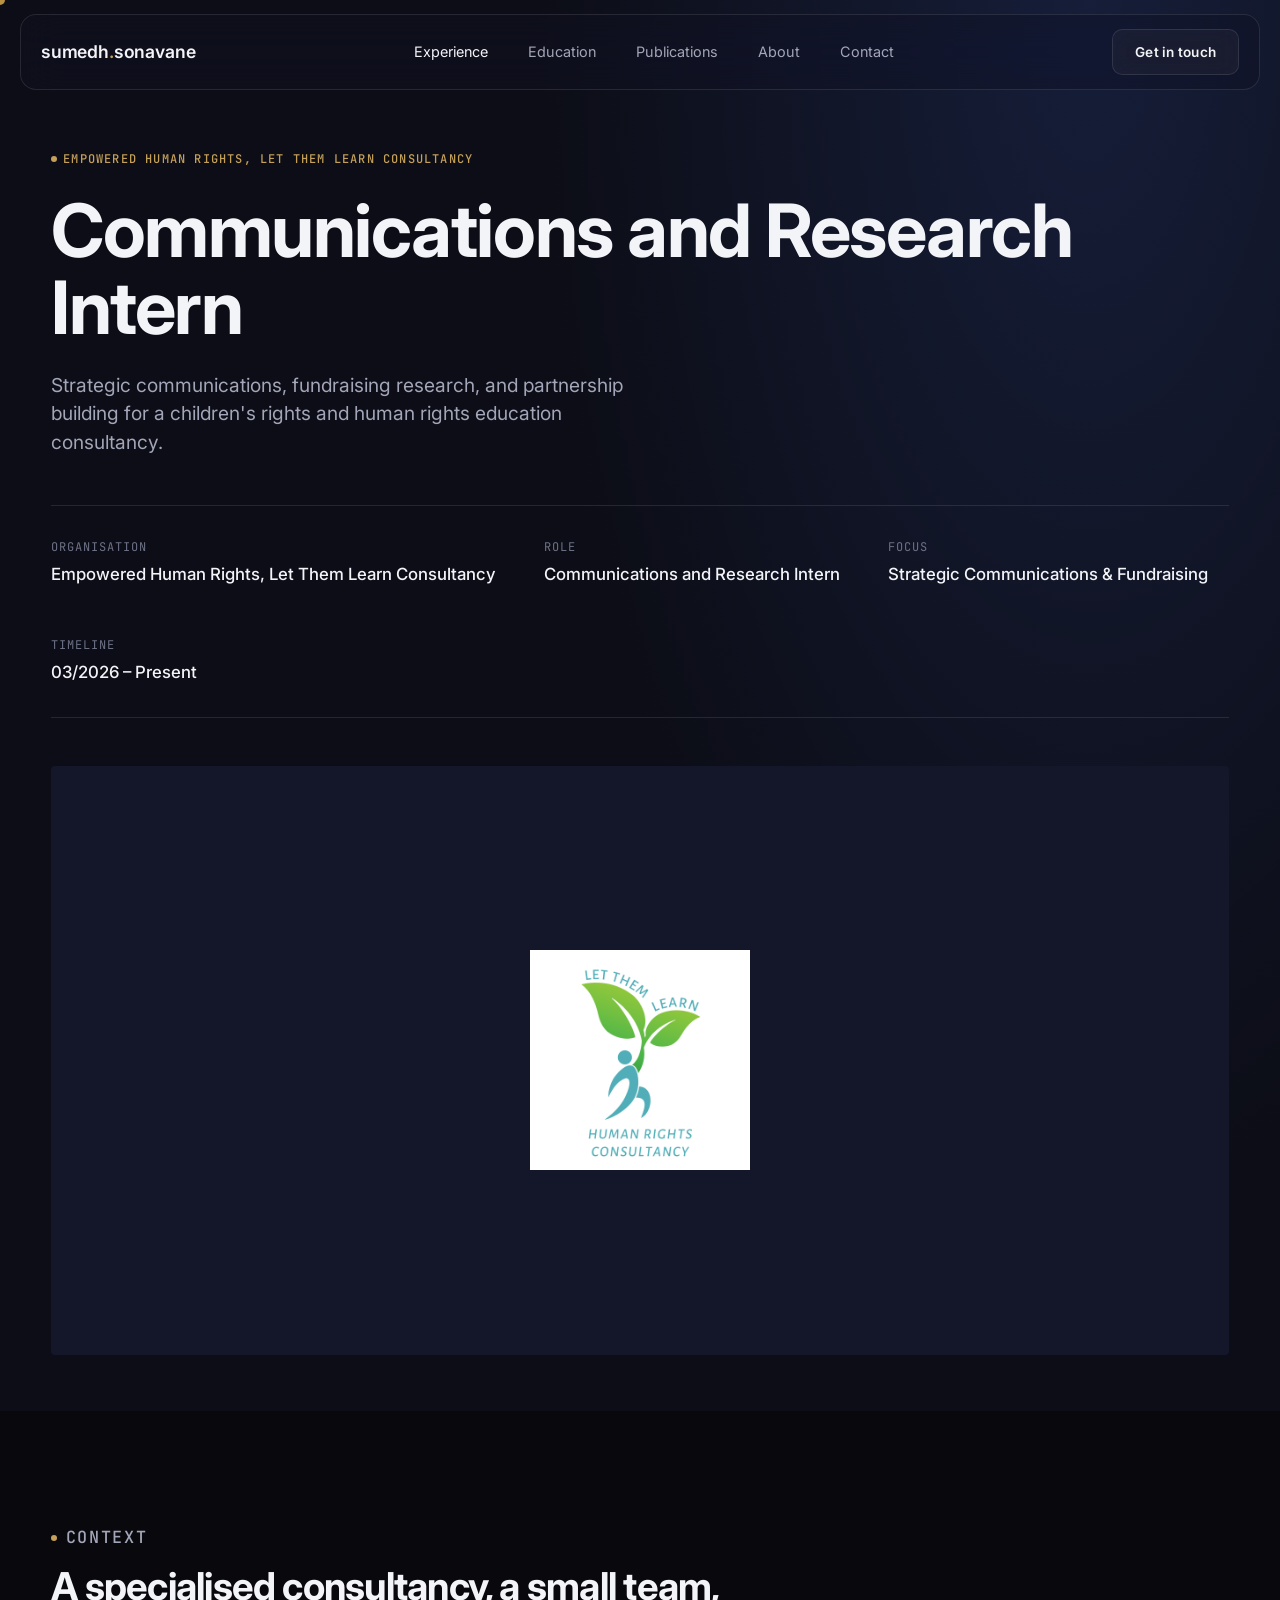
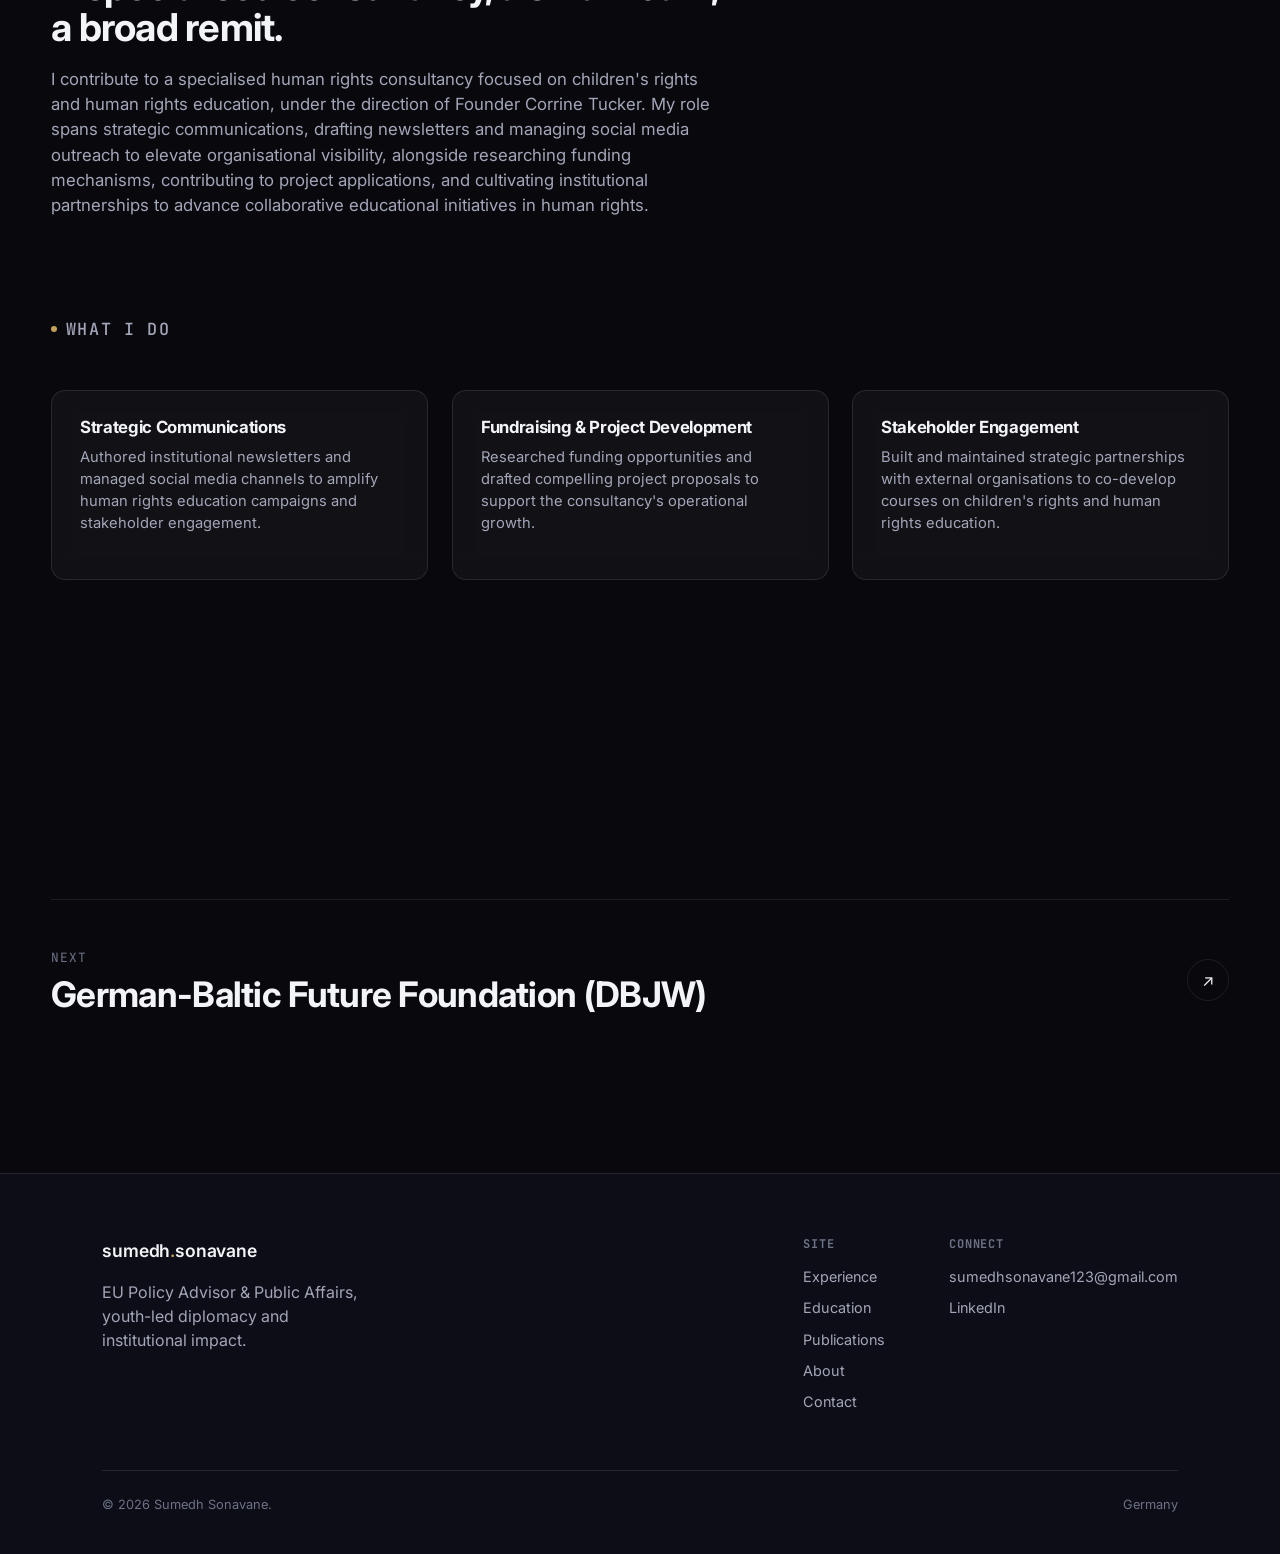
<file: experience/empowered-human-rights.html>
<!DOCTYPE html>
<html lang="en">
<head>
<meta charset="UTF-8" />
<meta name="viewport" content="width=device-width, initial-scale=1.0" />
<title>Communications and Research Intern, Empowered Human Rights | Sumedh Sonavane</title>
<meta name="description" content="Communications and Research Intern at Empowered Human Rights, Let Them Learn Consultancy, a children's rights and human rights education consultancy in Germany." />
<link rel="preconnect" href="https://fonts.googleapis.com">
<link rel="preconnect" href="https://fonts.gstatic.com" crossorigin>
<link href="https://fonts.googleapis.com/css2?family=Inter:wght@400;500;600;700;800&family=JetBrains+Mono:wght@400;500&display=swap" rel="stylesheet">
<link rel="stylesheet" href="../css/styles.css" />
</head>
<body>

<nav class="nav">
  <a href="../index.html" class="nav-logo">sumedh<span>.</span>sonavane</a>
  <div class="nav-links nav-links-desktop">
    <a href="index.html" class="active">Experience</a>
    <a href="../education.html">Education</a>
    <a href="../publications.html">Publications</a>
    <a href="../about.html">About</a>
    <a href="../contact.html">Contact</a>
  </div>
  <div class="nav-cta">
    <a href="../contact.html" class="btn btn-outline">Get in touch</a>
    <button class="nav-toggle" aria-label="Toggle menu"><span></span><span></span></button>
  </div>
</nav>

<div class="mobile-menu">
  <a href="index.html">Experience</a>
  <a href="../education.html">Education</a>
  <a href="../publications.html">Publications</a>
  <a href="../about.html">About</a>
  <a href="../contact.html">Contact</a>
</div>

<header class="cs-hero">
  <div class="container">
    <p class="eyebrow reveal is-visible" style="margin-bottom:1.5rem;">Empowered Human Rights, Let Them Learn Consultancy</p>
    <h1 class="reveal is-visible" style="font-size:clamp(2.2rem, 6vw, 4.6rem); max-width:22ch;">Communications and Research Intern</h1>
    <p class="reveal is-visible" style="color:var(--fg-muted); font-size:1.2rem; max-width:52ch; margin-top:1.5rem;">Strategic communications, fundraising research, and partnership building for a children's rights and human rights education consultancy.</p>

    <div class="cs-meta reveal is-visible">
      <div class="cs-meta-item"><span>Organisation</span><strong>Empowered Human Rights, Let Them Learn Consultancy</strong></div>
      <div class="cs-meta-item"><span>Role</span><strong>Communications and Research Intern</strong></div>
      <div class="cs-meta-item"><span>Focus</span><strong>Strategic Communications &amp; Fundraising</strong></div>
      <div class="cs-meta-item"><span>Timeline</span><strong>03/2026 – Present</strong></div>
    </div>

    <div class="cs-hero-media reveal is-visible" style="display:flex; align-items:center; justify-content:center; background:var(--bg-raised);">
      <img src="../images/let-them-learn-logo.png" alt="Let Them Learn Consultancy logo" style="max-width:220px; max-height:220px; width:auto; height:auto; display:block;" />
    </div>
  </div>
</header>

<section>
  <div class="container">
    <div class="cs-block reveal">
      <p class="eyebrow" style="margin-bottom:1rem;">Context</p>
      <h2>A specialised consultancy, a small team, a broad remit.</h2>
      <p>I contribute to a specialised human rights consultancy focused on children's rights and human rights education, under the direction of Founder Corrine Tucker. My role spans strategic communications, drafting newsletters and managing social media outreach to elevate organisational visibility, alongside researching funding mechanisms, contributing to project applications, and cultivating institutional partnerships to advance collaborative educational initiatives in human rights.</p>
    </div>

    <div class="cs-block reveal" style="max-width:none;">
      <p class="eyebrow" style="margin-bottom:1rem;">What I do</p>
      <div class="output-list" style="grid-template-columns:1fr 1fr 1fr;">
        <div class="output-item">
          <h4>Strategic Communications</h4>
          <p>Authored institutional newsletters and managed social media channels to amplify human rights education campaigns and stakeholder engagement.</p>
        </div>
        <div class="output-item">
          <h4>Fundraising &amp; Project Development</h4>
          <p>Researched funding opportunities and drafted compelling project proposals to support the consultancy's operational growth.</p>
        </div>
        <div class="output-item">
          <h4>Stakeholder Engagement</h4>
          <p>Built and maintained strategic partnerships with external organisations to co-develop courses on children's rights and human rights education.</p>
        </div>
      </div>
    </div>
  </div>
</section>

<section>
  <div class="container">
    <a href="dbjw.html" class="cs-next reveal">
      <div>
        <p class="cs-next-label">Next</p>
        <h3 class="cs-next-title">German-Baltic Future Foundation (DBJW)</h3>
      </div>
      <span class="work-card-arrow" style="border-color:var(--line);">↗</span>
    </a>
  </div>
</section>

<footer>
  <div class="container">
    <div class="footer-top">
      <div>
        <a href="../index.html" class="nav-logo">sumedh<span>.</span>sonavane</a>
        <p style="color:var(--fg-muted); margin-top:1rem; max-width:26ch;">EU Policy Advisor &amp; Public Affairs, youth-led diplomacy and institutional impact.</p>
      </div>
      <div class="footer-links">
        <div class="footer-col">
          <h4>Site</h4>
          <a href="index.html">Experience</a>
          <a href="../education.html">Education</a>
          <a href="../publications.html">Publications</a>
          <a href="../about.html">About</a>
          <a href="../contact.html">Contact</a>
        </div>
        <div class="footer-col">
          <h4>Connect</h4>
          <a href="mailto:sumedhsonavane123@gmail.com">sumedhsonavane123@gmail.com</a>
          <a href="https://www.linkedin.com/in/sumedh-sonavane-eu" target="_blank" rel="noopener">LinkedIn</a>
        </div>
      </div>
    </div>
    <div class="footer-bottom">
      <span>© 2026 Sumedh Sonavane.</span>
      <span>Germany</span>
    </div>
  </div>
</footer>

<script src="../js/main.js"></script>
</body>
</html>
</file>
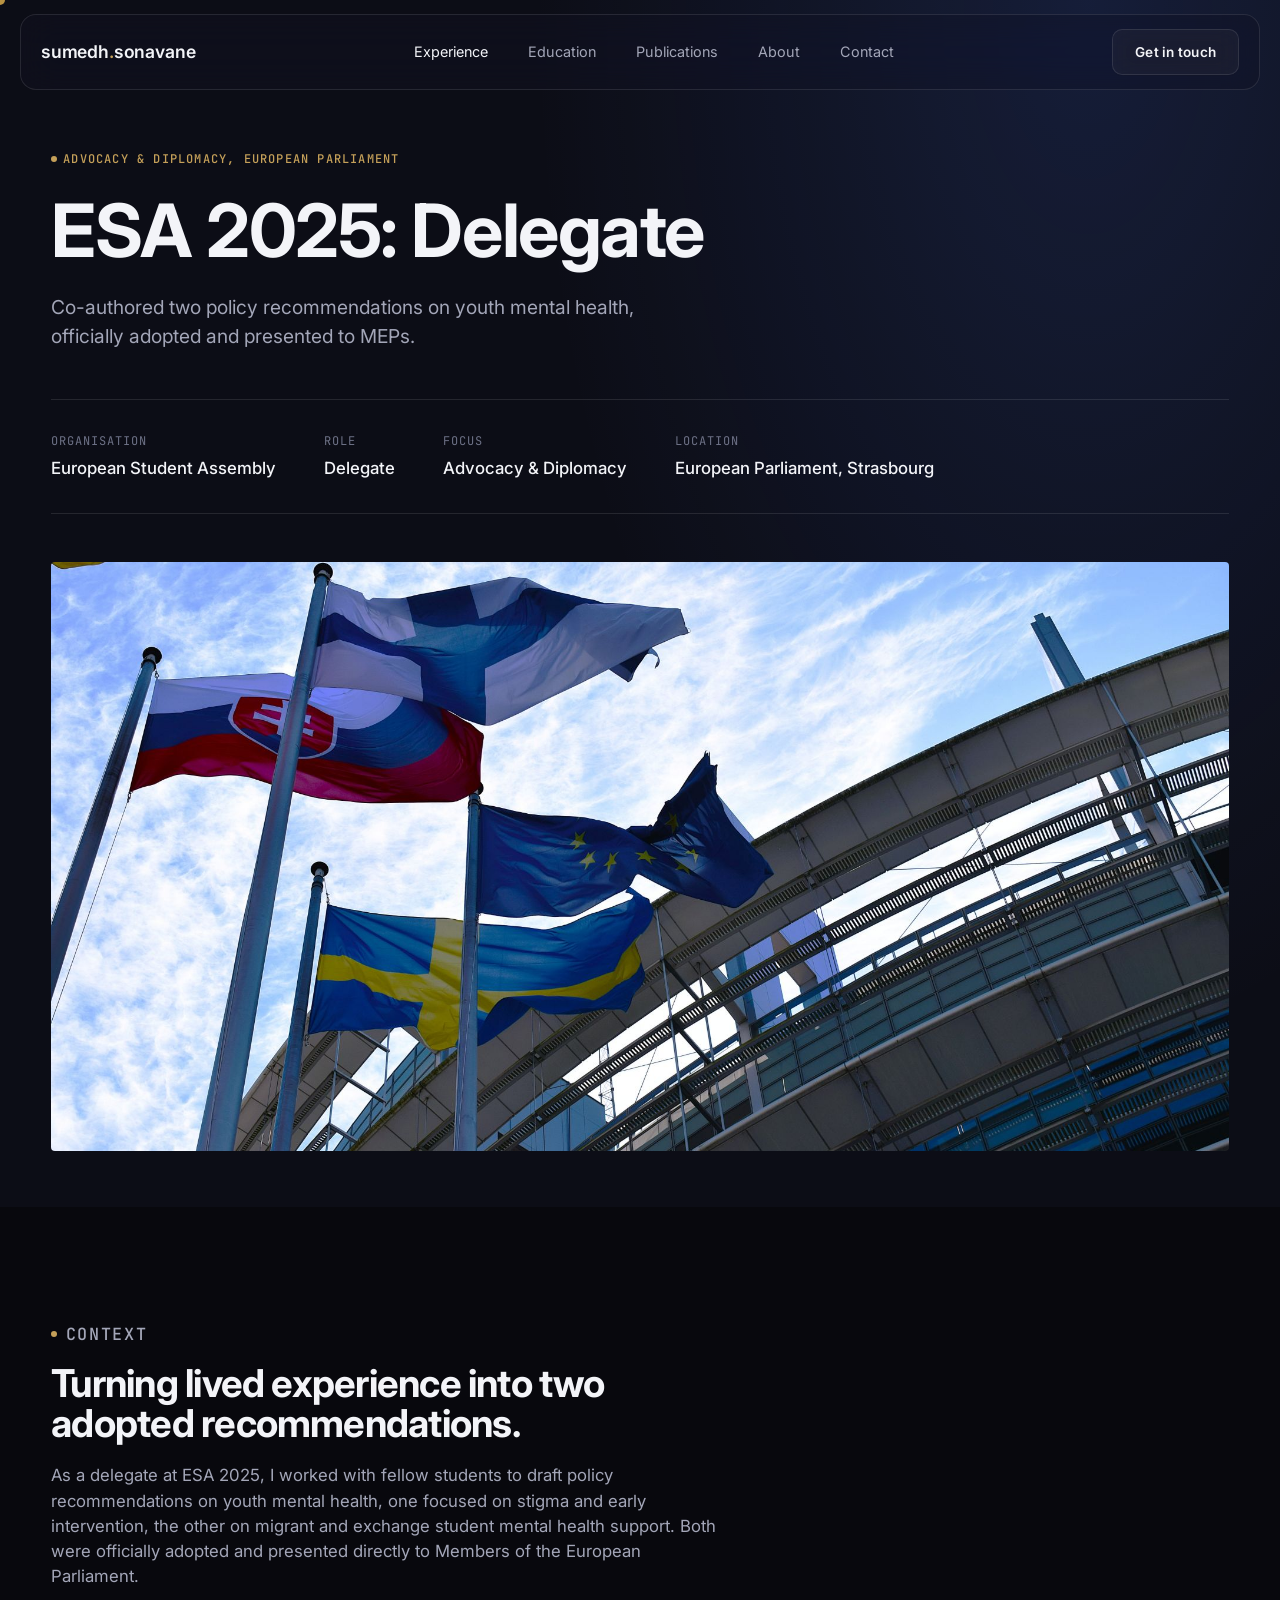
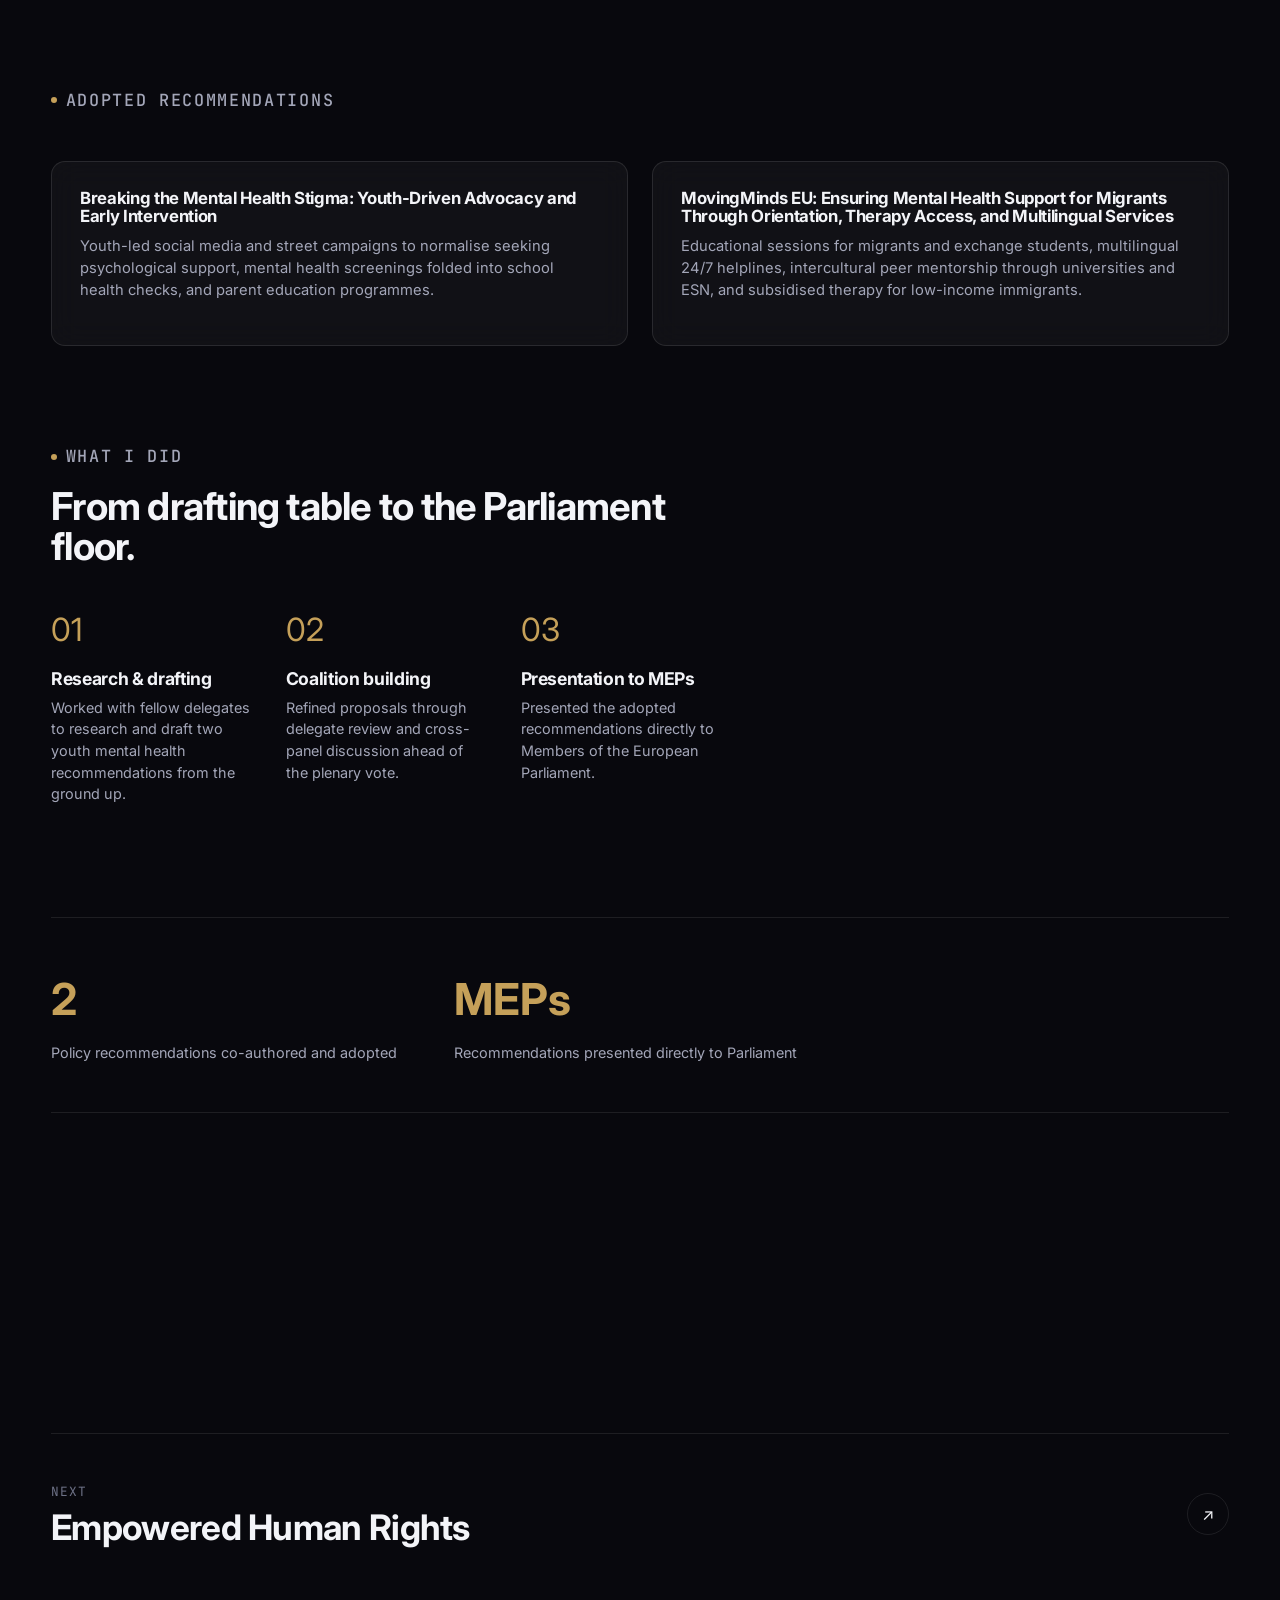
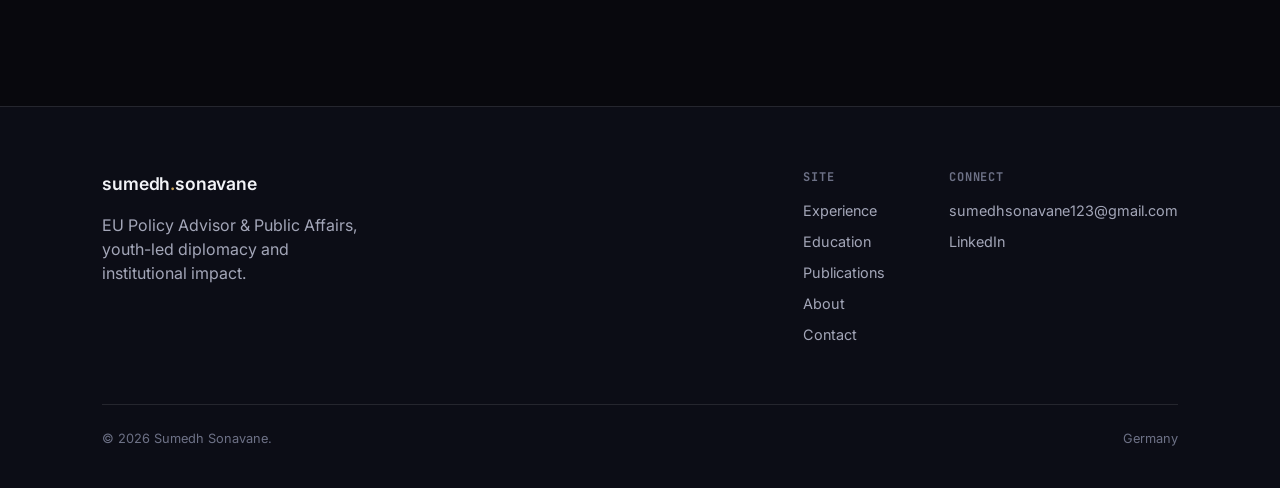
<file: experience/esa-2025.html>
<!DOCTYPE html>
<html lang="en">
<head>
<meta charset="UTF-8" />
<meta name="viewport" content="width=device-width, initial-scale=1.0" />
<title>ESA 2025 Delegate | Sumedh Sonavane</title>
<meta name="description" content="Delegate at the European Student Assembly 2025, co-authoring two policy recommendations officially adopted and presented to MEPs." />
<link rel="preconnect" href="https://fonts.googleapis.com">
<link rel="preconnect" href="https://fonts.gstatic.com" crossorigin>
<link href="https://fonts.googleapis.com/css2?family=Inter:wght@400;500;600;700;800&family=JetBrains+Mono:wght@400;500&display=swap" rel="stylesheet">
<link rel="stylesheet" href="../css/styles.css" />
</head>
<body>

<nav class="nav">
  <a href="../index.html" class="nav-logo">sumedh<span>.</span>sonavane</a>
  <div class="nav-links nav-links-desktop">
    <a href="index.html" class="active">Experience</a>
    <a href="../education.html">Education</a>
    <a href="../publications.html">Publications</a>
    <a href="../about.html">About</a>
    <a href="../contact.html">Contact</a>
  </div>
  <div class="nav-cta">
    <a href="../contact.html" class="btn btn-outline">Get in touch</a>
    <button class="nav-toggle" aria-label="Toggle menu"><span></span><span></span></button>
  </div>
</nav>

<div class="mobile-menu">
  <a href="index.html">Experience</a>
  <a href="../education.html">Education</a>
  <a href="../publications.html">Publications</a>
  <a href="../about.html">About</a>
  <a href="../contact.html">Contact</a>
</div>

<header class="cs-hero">
  <div class="container">
    <p class="eyebrow reveal is-visible" style="margin-bottom:1.5rem;">Advocacy &amp; Diplomacy, European Parliament</p>
    <h1 class="reveal is-visible" style="font-size:clamp(2.2rem, 6vw, 4.6rem); max-width:20ch;">ESA 2025: Delegate</h1>
    <p class="reveal is-visible" style="color:var(--fg-muted); font-size:1.2rem; max-width:52ch; margin-top:1.5rem;">Co-authored two policy recommendations on youth mental health, officially adopted and presented to MEPs.</p>

    <div class="cs-meta reveal is-visible">
      <div class="cs-meta-item"><span>Organisation</span><strong>European Student Assembly</strong></div>
      <div class="cs-meta-item"><span>Role</span><strong>Delegate</strong></div>
      <div class="cs-meta-item"><span>Focus</span><strong>Advocacy &amp; Diplomacy</strong></div>
      <div class="cs-meta-item"><span>Location</span><strong>European Parliament, Strasbourg</strong></div>
    </div>

    <div class="cs-hero-media reveal is-visible">
      <img src="../images/eu-flags.jpg" alt="EU and national flags outside the European Parliament, Strasbourg" style="width:100%; height:100%; object-fit:cover; display:block;" />
    </div>
  </div>
</header>

<section>
  <div class="container">
    <div class="cs-block reveal">
      <p class="eyebrow" style="margin-bottom:1rem;">Context</p>
      <h2>Turning lived experience into two adopted recommendations.</h2>
      <p>As a delegate at ESA 2025, I worked with fellow students to draft policy recommendations on youth mental health, one focused on stigma and early intervention, the other on migrant and exchange student mental health support. Both were officially adopted and presented directly to Members of the European Parliament.</p>
    </div>

    <div class="cs-block reveal" style="max-width:none;">
      <p class="eyebrow" style="margin-bottom:1rem;">Adopted recommendations</p>
      <div class="output-list" style="grid-template-columns:1fr 1fr;">
        <div class="output-item">
          <h4>Breaking the Mental Health Stigma: Youth-Driven Advocacy and Early Intervention</h4>
          <p>Youth-led social media and street campaigns to normalise seeking psychological support, mental health screenings folded into school health checks, and parent education programmes.</p>
        </div>
        <div class="output-item">
          <h4>MovingMinds EU: Ensuring Mental Health Support for Migrants Through Orientation, Therapy Access, and Multilingual Services</h4>
          <p>Educational sessions for migrants and exchange students, multilingual 24/7 helplines, intercultural peer mentorship through universities and ESN, and subsidised therapy for low-income immigrants.</p>
        </div>
      </div>
    </div>

    <div class="cs-block reveal">
      <p class="eyebrow" style="margin-bottom:1rem;">What I did</p>
      <h2>From drafting table to the Parliament floor.</h2>
      <div class="cs-steps">
        <div class="cs-step">
          <span class="num">01</span>
          <h3>Research &amp; drafting</h3>
          <p>Worked with fellow delegates to research and draft two youth mental health recommendations from the ground up.</p>
        </div>
        <div class="cs-step">
          <span class="num">02</span>
          <h3>Coalition building</h3>
          <p>Refined proposals through delegate review and cross-panel discussion ahead of the plenary vote.</p>
        </div>
        <div class="cs-step">
          <span class="num">03</span>
          <h3>Presentation to MEPs</h3>
          <p>Presented the adopted recommendations directly to Members of the European Parliament.</p>
        </div>
      </div>
    </div>

    <div class="cs-results reveal">
      <div class="cs-result"><strong>2</strong><span>Policy recommendations co-authored and adopted</span></div>
      <div class="cs-result"><strong>MEPs</strong><span>Recommendations presented directly to Parliament</span></div>
    </div>
  </div>
</section>

<section>
  <div class="container">
    <a href="empowered-human-rights.html" class="cs-next reveal">
      <div>
        <p class="cs-next-label">Next</p>
        <h3 class="cs-next-title">Empowered Human Rights</h3>
      </div>
      <span class="work-card-arrow" style="border-color:var(--line);">↗</span>
    </a>
  </div>
</section>

<footer>
  <div class="container">
    <div class="footer-top">
      <div>
        <a href="../index.html" class="nav-logo">sumedh<span>.</span>sonavane</a>
        <p style="color:var(--fg-muted); margin-top:1rem; max-width:26ch;">EU Policy Advisor &amp; Public Affairs, youth-led diplomacy and institutional impact.</p>
      </div>
      <div class="footer-links">
        <div class="footer-col">
          <h4>Site</h4>
          <a href="index.html">Experience</a>
          <a href="../education.html">Education</a>
          <a href="../publications.html">Publications</a>
          <a href="../about.html">About</a>
          <a href="../contact.html">Contact</a>
        </div>
        <div class="footer-col">
          <h4>Connect</h4>
          <a href="mailto:sumedhsonavane123@gmail.com">sumedhsonavane123@gmail.com</a>
          <a href="https://www.linkedin.com/in/sumedh-sonavane-eu" target="_blank" rel="noopener">LinkedIn</a>
        </div>
      </div>
    </div>
    <div class="footer-bottom">
      <span>© 2026 Sumedh Sonavane.</span>
      <span>Germany</span>
    </div>
  </div>
</footer>

<script src="../js/main.js"></script>
</body>
</html>
</file>
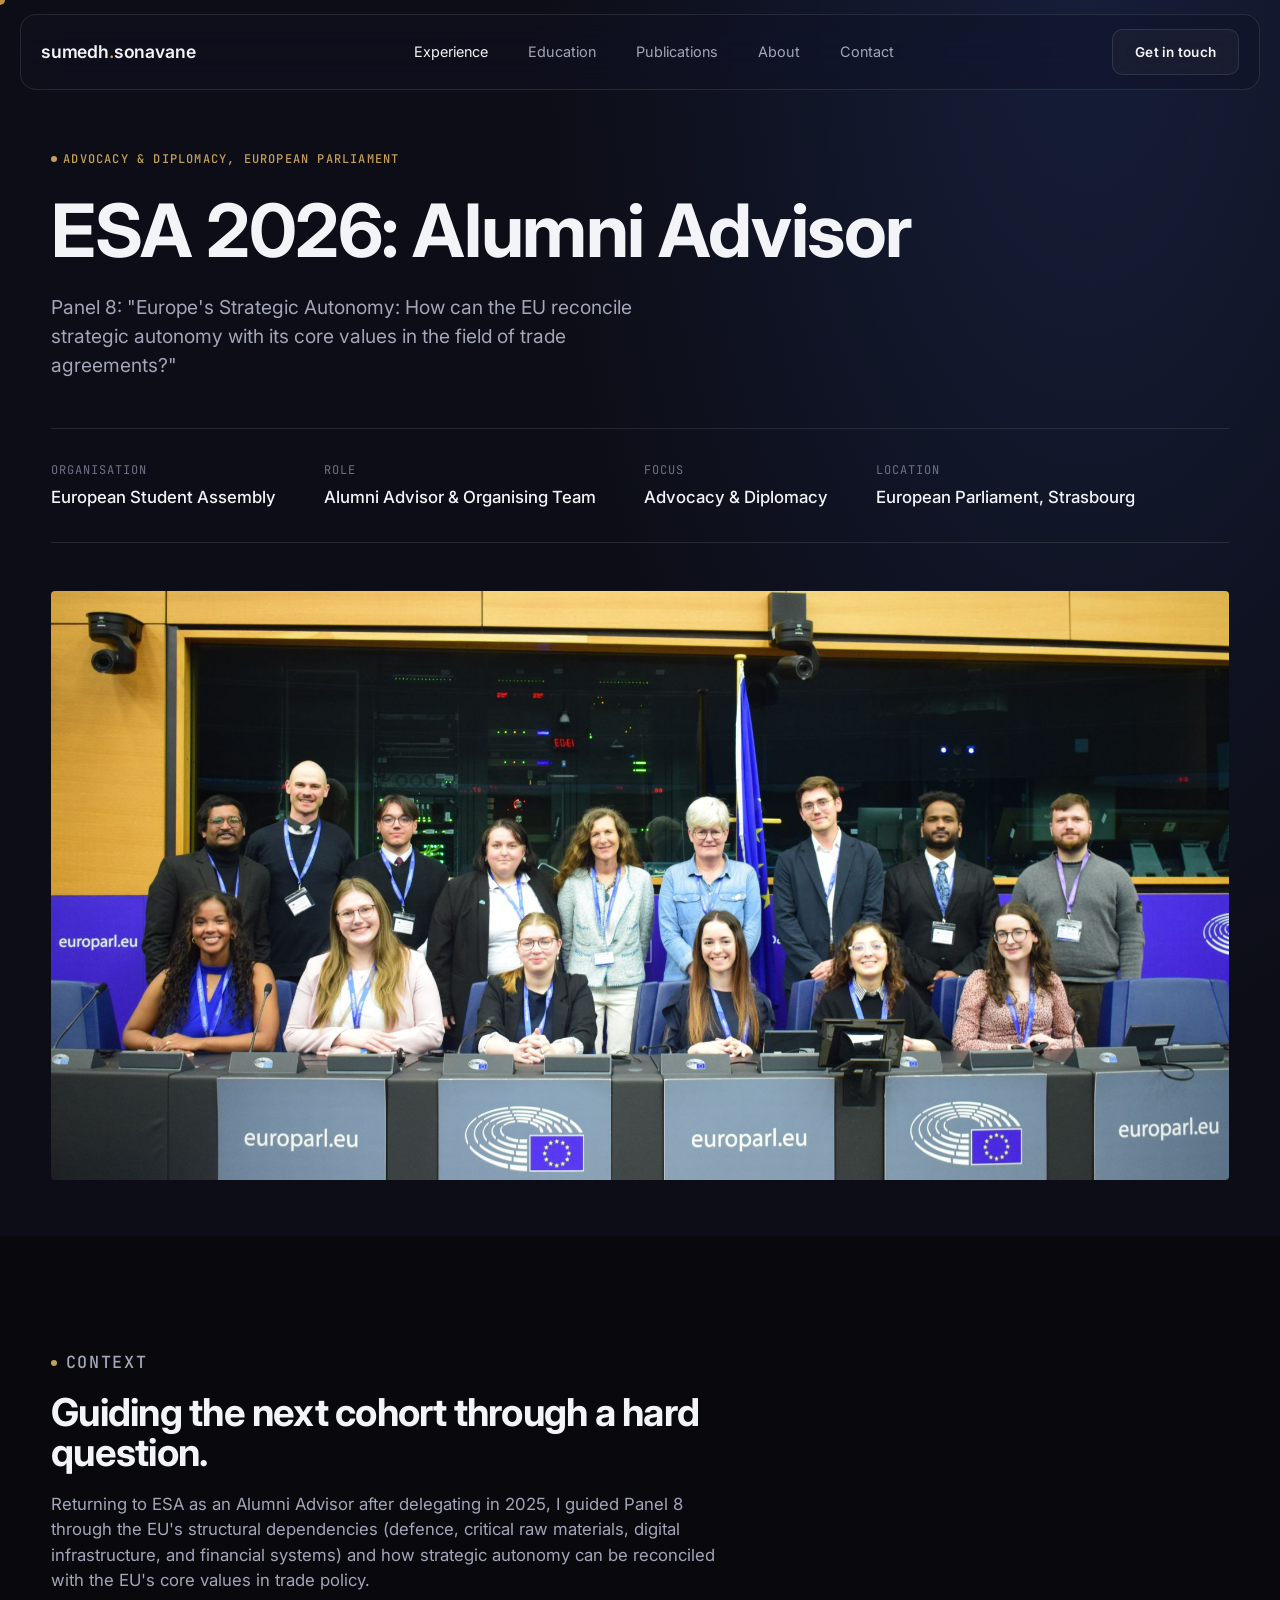
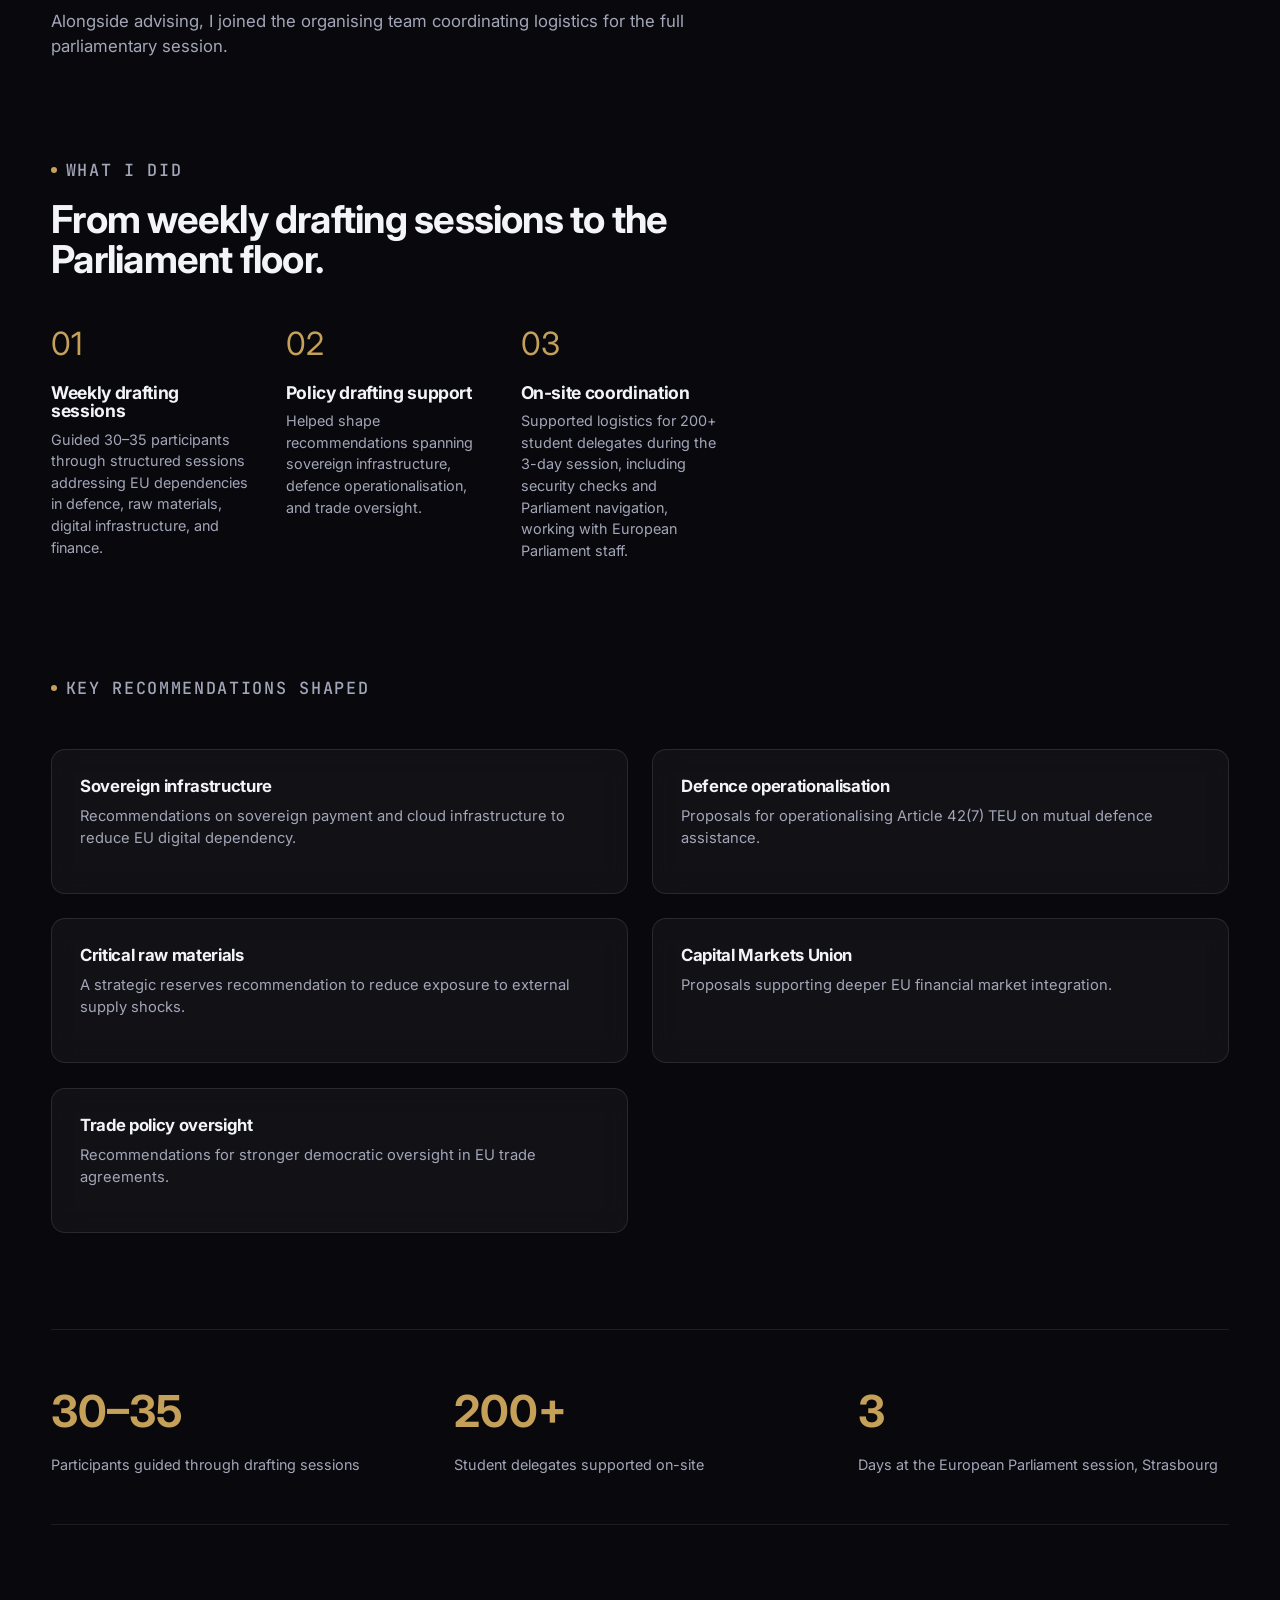
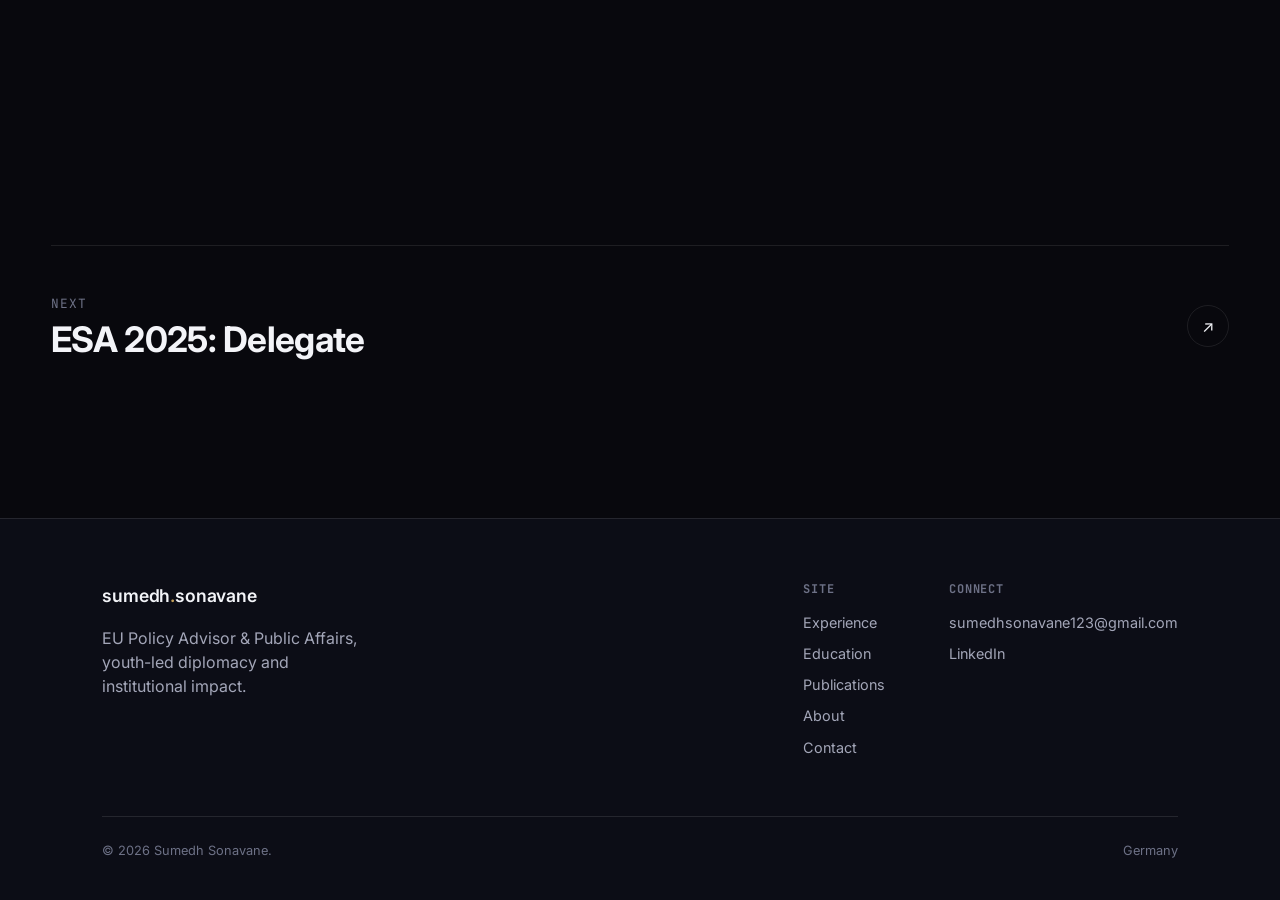
<file: experience/esa-2026.html>
<!DOCTYPE html>
<html lang="en">
<head>
<meta charset="UTF-8" />
<meta name="viewport" content="width=device-width, initial-scale=1.0" />
<title>ESA 2026 Alumni Advisor | Sumedh Sonavane</title>
<meta name="description" content="Alumni Advisor for Panel 8 on EU strategic autonomy at the European Student Assembly 2026, European Parliament, Strasbourg." />
<link rel="preconnect" href="https://fonts.googleapis.com">
<link rel="preconnect" href="https://fonts.gstatic.com" crossorigin>
<link href="https://fonts.googleapis.com/css2?family=Inter:wght@400;500;600;700;800&family=JetBrains+Mono:wght@400;500&display=swap" rel="stylesheet">
<link rel="stylesheet" href="../css/styles.css" />
</head>
<body>

<nav class="nav">
  <a href="../index.html" class="nav-logo">sumedh<span>.</span>sonavane</a>
  <div class="nav-links nav-links-desktop">
    <a href="index.html" class="active">Experience</a>
    <a href="../education.html">Education</a>
    <a href="../publications.html">Publications</a>
    <a href="../about.html">About</a>
    <a href="../contact.html">Contact</a>
  </div>
  <div class="nav-cta">
    <a href="../contact.html" class="btn btn-outline">Get in touch</a>
    <button class="nav-toggle" aria-label="Toggle menu"><span></span><span></span></button>
  </div>
</nav>

<div class="mobile-menu">
  <a href="index.html">Experience</a>
  <a href="../education.html">Education</a>
  <a href="../publications.html">Publications</a>
  <a href="../about.html">About</a>
  <a href="../contact.html">Contact</a>
</div>

<header class="cs-hero">
  <div class="container">
    <p class="eyebrow reveal is-visible" style="margin-bottom:1.5rem;">Advocacy &amp; Diplomacy, European Parliament</p>
    <h1 class="reveal is-visible" style="font-size:clamp(2.2rem, 6vw, 4.6rem); max-width:20ch;">ESA 2026: Alumni Advisor</h1>
    <p class="reveal is-visible" style="color:var(--fg-muted); font-size:1.2rem; max-width:52ch; margin-top:1.5rem;">Panel 8: "Europe's Strategic Autonomy: How can the EU reconcile strategic autonomy with its core values in the field of trade agreements?"</p>

    <div class="cs-meta reveal is-visible">
      <div class="cs-meta-item"><span>Organisation</span><strong>European Student Assembly</strong></div>
      <div class="cs-meta-item"><span>Role</span><strong>Alumni Advisor &amp; Organising Team</strong></div>
      <div class="cs-meta-item"><span>Focus</span><strong>Advocacy &amp; Diplomacy</strong></div>
      <div class="cs-meta-item"><span>Location</span><strong>European Parliament, Strasbourg</strong></div>
    </div>

    <div class="cs-hero-media reveal is-visible">
      <img src="../images/esa-2026-team.jpg" alt="Alumni advisors and staff of the European Student Assembly 2026, European Parliament, Strasbourg" style="width:100%; height:100%; object-fit:cover; display:block;" />
    </div>
  </div>
</header>

<section>
  <div class="container">
    <div class="cs-block reveal">
      <p class="eyebrow" style="margin-bottom:1rem;">Context</p>
      <h2>Guiding the next cohort through a hard question.</h2>
      <p>Returning to ESA as an Alumni Advisor after delegating in 2025, I guided Panel 8 through the EU's structural dependencies (defence, critical raw materials, digital infrastructure, and financial systems) and how strategic autonomy can be reconciled with the EU's core values in trade policy.</p>
      <p>Alongside advising, I joined the organising team coordinating logistics for the full parliamentary session.</p>
    </div>

    <div class="cs-block reveal">
      <p class="eyebrow" style="margin-bottom:1rem;">What I did</p>
      <h2>From weekly drafting sessions to the Parliament floor.</h2>
      <div class="cs-steps">
        <div class="cs-step">
          <span class="num">01</span>
          <h3>Weekly drafting sessions</h3>
          <p>Guided 30–35 participants through structured sessions addressing EU dependencies in defence, raw materials, digital infrastructure, and finance.</p>
        </div>
        <div class="cs-step">
          <span class="num">02</span>
          <h3>Policy drafting support</h3>
          <p>Helped shape recommendations spanning sovereign infrastructure, defence operationalisation, and trade oversight.</p>
        </div>
        <div class="cs-step">
          <span class="num">03</span>
          <h3>On-site coordination</h3>
          <p>Supported logistics for 200+ student delegates during the 3-day session, including security checks and Parliament navigation, working with European Parliament staff.</p>
        </div>
      </div>
    </div>

    <div class="cs-block reveal" style="max-width:none;">
      <p class="eyebrow" style="margin-bottom:1rem;">Key recommendations shaped</p>
      <div class="output-list" style="grid-template-columns:1fr 1fr;">
        <div class="output-item"><h4>Sovereign infrastructure</h4><p>Recommendations on sovereign payment and cloud infrastructure to reduce EU digital dependency.</p></div>
        <div class="output-item"><h4>Defence operationalisation</h4><p>Proposals for operationalising Article 42(7) TEU on mutual defence assistance.</p></div>
        <div class="output-item"><h4>Critical raw materials</h4><p>A strategic reserves recommendation to reduce exposure to external supply shocks.</p></div>
        <div class="output-item"><h4>Capital Markets Union</h4><p>Proposals supporting deeper EU financial market integration.</p></div>
        <div class="output-item"><h4>Trade policy oversight</h4><p>Recommendations for stronger democratic oversight in EU trade agreements.</p></div>
      </div>
    </div>

    <div class="cs-results reveal">
      <div class="cs-result"><strong>30–35</strong><span>Participants guided through drafting sessions</span></div>
      <div class="cs-result"><strong>200+</strong><span>Student delegates supported on-site</span></div>
      <div class="cs-result"><strong>3</strong><span>Days at the European Parliament session, Strasbourg</span></div>
    </div>
  </div>
</section>

<section>
  <div class="container">
    <a href="esa-2025.html" class="cs-next reveal">
      <div>
        <p class="cs-next-label">Next</p>
        <h3 class="cs-next-title">ESA 2025: Delegate</h3>
      </div>
      <span class="work-card-arrow" style="border-color:var(--line);">↗</span>
    </a>
  </div>
</section>

<footer>
  <div class="container">
    <div class="footer-top">
      <div>
        <a href="../index.html" class="nav-logo">sumedh<span>.</span>sonavane</a>
        <p style="color:var(--fg-muted); margin-top:1rem; max-width:26ch;">EU Policy Advisor &amp; Public Affairs, youth-led diplomacy and institutional impact.</p>
      </div>
      <div class="footer-links">
        <div class="footer-col">
          <h4>Site</h4>
          <a href="index.html">Experience</a>
          <a href="../education.html">Education</a>
          <a href="../publications.html">Publications</a>
          <a href="../about.html">About</a>
          <a href="../contact.html">Contact</a>
        </div>
        <div class="footer-col">
          <h4>Connect</h4>
          <a href="mailto:sumedhsonavane123@gmail.com">sumedhsonavane123@gmail.com</a>
          <a href="https://www.linkedin.com/in/sumedh-sonavane-eu" target="_blank" rel="noopener">LinkedIn</a>
        </div>
      </div>
    </div>
    <div class="footer-bottom">
      <span>© 2026 Sumedh Sonavane.</span>
      <span>Germany</span>
    </div>
  </div>
</footer>

<script src="../js/main.js"></script>
</body>
</html>
</file>
<file: css/styles.css>
/* ============================================
   DESIGN TOKENS
   ============================================ */
:root {
  color-scheme: dark;

  /* EU blue, brightened into a glow for dark surfaces, plus a muted gold */
  --eu-blue: #003399;
  --eu-yellow: #FFCC00;
  --glow: #4d7cff;
  --glow-soft: rgba(77, 124, 255, 0.16);
  --eu-gold: #C5A059;

  /* Dark glass "chrome" — floating nav, page headers, footer, CTA panels */
  --navy: #0c0d16;
  --navy-raised: #14162a;
  --navy-line: rgba(255, 255, 255, 0.1);
  --navy-text: #f3f4f8;
  --navy-text-muted: #a3a6b8;
  --navy-text-faint: #6d7186;

  /* Deep charcoal reading surface */
  --bg: #08080d;
  --bg-raised: #10111a;
  --fg: #f3f4f8;
  --fg-muted: #a3a6b8;
  --fg-faint: #6d7186;
  --line: rgba(255, 255, 255, 0.09);

  --glass: rgba(255, 255, 255, 0.04);
  --glass-border: rgba(255, 255, 255, 0.1);

  --accent: var(--eu-gold);
  --accent-soft: #ecdcbd;
  --accent-hover: #a8854a;
  /* hover/active color for outline buttons & filters */
  --interactive: #7ea2ff;
  --radius: 2px;

  --font-display: 'Inter', system-ui, sans-serif; /* headings — bold/700 */
  --font-body: 'Inter', system-ui, sans-serif;    /* paragraphs — regular/400, medium/500 */
  --font-mono: 'JetBrains Mono', 'SF Mono', ui-monospace, monospace; /* labels, meta, code-style text */

  --container: 1320px;
  --gutter: clamp(1.25rem, 4vw, 3.5rem);

  --ease: cubic-bezier(0.16, 1, 0.3, 1);
  --dur-fast: 0.3s;
  --dur-med: 0.6s;
  --dur-slow: 1s;
}

/* ============================================
   RESET
   ============================================ */
*, *::before, *::after { box-sizing: border-box; margin: 0; padding: 0; }
html { scroll-behavior: smooth; }
@media (prefers-reduced-motion: reduce) {
  html { scroll-behavior: auto; }
  *, *::before, *::after { animation-duration: 0.01ms !important; animation-iteration-count: 1 !important; transition-duration: 0.01ms !important; scroll-behavior: auto !important; }
}
body {
  background: var(--bg);
  color: var(--fg);
  font-family: var(--font-body);
  font-size: 16px;
  line-height: 1.5;
  -webkit-font-smoothing: antialiased;
  overflow-x: hidden;
}
/* fixed ambient gradients — cheap, no repaint on scroll */
body::before {
  content: '';
  position: fixed; inset: 0; z-index: -1;
  pointer-events: none;
  background:
    radial-gradient(900px 520px at 88% -8%, rgba(77, 124, 255, 0.12), transparent 60%),
    radial-gradient(700px 480px at -8% 42%, rgba(197, 160, 89, 0.06), transparent 60%),
    radial-gradient(800px 500px at 60% 110%, rgba(77, 124, 255, 0.07), transparent 60%);
}
.sr-only {
  position: absolute; width: 1px; height: 1px; padding: 0; margin: -1px;
  overflow: hidden; clip: rect(0, 0, 0, 0); white-space: nowrap; border: 0;
}
::-webkit-scrollbar { width: 10px; }
::-webkit-scrollbar-track { background: var(--bg); }
::-webkit-scrollbar-thumb { background: #2a2c3c; border-radius: 999px; }
img { max-width: 100%; display: block; }
a { color: inherit; text-decoration: none; }
button { font: inherit; color: inherit; background: none; border: none; cursor: pointer; }
ul { list-style: none; }
h1, h2, h3, h4 { font-family: var(--font-display); font-weight: 700; line-height: 1.05; letter-spacing: -0.02em; }

.container {
  max-width: var(--container);
  margin: 0 auto;
  padding-left: var(--gutter);
  padding-right: var(--gutter);
}

.eyebrow {
  display: inline-flex;
  align-items: center;
  gap: 0.5em;
  font-family: var(--font-mono);
  font-size: 0.75rem;
  font-weight: 500;
  letter-spacing: 0.1em;
  text-transform: uppercase;
  color: var(--accent);
}
.eyebrow::before {
  content: '';
  width: 6px;
  height: 6px;
  border-radius: 50%;
  background: var(--accent);
}

/* ============================================
   BUTTONS
   ============================================ */
.btn {
  display: inline-flex;
  align-items: center;
  gap: 0.6em;
  padding: 0.9em 1.6em;
  font-size: 0.85rem;
  font-weight: 600;
  letter-spacing: 0.02em;
  border-radius: 10px;
  transition: transform var(--dur-fast) var(--ease), background var(--dur-fast) var(--ease), color var(--dur-fast) var(--ease), border-color var(--dur-fast) var(--ease), box-shadow var(--dur-fast) var(--ease);
  white-space: nowrap;
}
.btn-primary {
  background: var(--eu-blue); /* existing EU blue */
  color: #ffffff;
  box-shadow: 0 8px 28px -10px rgba(77, 124, 255, 0.55), inset 0 0 0 1px rgba(255, 255, 255, 0.14);
}
.btn-primary:hover { transform: translateY(-2px); background: #0a44c2; box-shadow: 0 12px 34px -10px rgba(77, 124, 255, 0.75), inset 0 0 0 1px rgba(255, 255, 255, 0.22); }
.btn-outline {
  border: 1px solid var(--glass-border);
  background: var(--glass);
  -webkit-backdrop-filter: blur(12px);
  backdrop-filter: blur(12px);
  color: var(--fg);
}
.btn-outline:hover { border-color: var(--interactive); color: var(--interactive); transform: translateY(-2px); }
.btn-arrow { transition: transform var(--dur-fast) var(--ease); }
.btn:hover .btn-arrow { transform: translateX(3px); }

/* ============================================
   NAV
   ============================================ */
.nav {
  --bg: var(--navy);
  --bg-raised: var(--navy-raised);
  --fg: var(--navy-text);
  --fg-muted: var(--navy-text-muted);
  --fg-faint: var(--navy-text-faint);
  --line: var(--navy-line);
  --interactive: var(--eu-gold);
  color: var(--fg);
  /* floating glass pill */
  position: fixed;
  top: 14px; left: 50%;
  transform: translateX(-50%);
  width: calc(100% - 2rem);
  max-width: 1240px;
  z-index: 100;
  display: flex;
  align-items: center;
  justify-content: space-between;
  padding: 0.85rem 1.25rem;
  border-radius: 16px;
  background: rgba(18, 19, 32, 0.45);
  -webkit-backdrop-filter: blur(18px) saturate(140%);
  backdrop-filter: blur(18px) saturate(140%);
  border: 1px solid var(--glass-border);
  transition: padding var(--dur-fast) var(--ease), background var(--dur-fast) var(--ease), box-shadow var(--dur-fast) var(--ease);
}
.nav.is-scrolled {
  padding-top: 0.65rem;
  padding-bottom: 0.65rem;
  background: rgba(14, 15, 26, 0.72);
  box-shadow: 0 10px 40px rgba(0, 0, 0, 0.45), 0 0 0 1px rgba(77, 124, 255, 0.08);
}
.nav-logo {
  font-family: var(--font-display);
  font-weight: 600;
  font-size: 1.1rem;
  letter-spacing: -0.01em;
}
.nav-logo span { color: var(--accent); }
.nav-links {
  display: flex;
  align-items: center;
  gap: 2.5rem;
}
.nav-links a:not(.btn) {
  font-size: 0.9rem;
  color: var(--fg-muted);
  position: relative;
  transition: color var(--dur-fast) var(--ease);
}
.nav-links a:not(.btn):hover { color: var(--fg); }
.nav-links a.active { color: var(--fg); }
.nav-cta { display: flex; align-items: center; gap: 1.5rem; }
.nav-toggle {
  display: none;
  flex-direction: column;
  gap: 5px;
  z-index: 200;
}
.nav-toggle span {
  width: 22px; height: 2px; background: var(--fg);
  transition: transform var(--dur-fast) var(--ease), opacity var(--dur-fast) var(--ease);
}

@media (max-width: 860px) {
  .nav-links-desktop { display: none; }
  .nav-cta .btn-outline { display: none; }
  .nav-toggle { display: flex; }
  .mobile-menu {
    --bg: var(--navy);
    --fg: var(--navy-text);
    --fg-muted: var(--navy-text-muted);
    --line: var(--navy-line);
    --interactive: var(--eu-gold);
    position: fixed; inset: 0;
    background: var(--bg);
    color: var(--fg);
    display: flex; flex-direction: column;
    justify-content: center;
    padding: var(--gutter);
    gap: 1.5rem;
    transform: translateY(-100%);
    transition: transform var(--dur-med) var(--ease);
    z-index: 150;
  }
  .mobile-menu.is-open { transform: translateY(0); }
  .mobile-menu a { font-family: var(--font-display); font-size: 2.5rem; font-weight: 600; }
  body.menu-open { overflow: hidden; }
}
@media (min-width: 861px) { .mobile-menu { display: none; } }

/* ============================================
   HERO
   ============================================ */
.hero {
  background: var(--bg);
  color: var(--fg);
  position: relative;
  z-index: 0; /* establishes .hero's own stacking context — without this, the -1 photo below escaped to the PAGE level and rendered behind unrelated content instead of just behind .hero's own background, which is why it was invisible */
  min-height: 100vh;
  display: flex;
  flex-direction: column;
  justify-content: center;
  padding-top: 8rem;
  padding-bottom: 8rem; /* room for the scroll cue + stats under the longer bio */
  overflow: hidden;
}
/* real photo of the Parliament building, sitting behind everything else but still clearly visible */
.hero-bg-photo {
  position: absolute; inset: 0; z-index: -1;
  overflow: hidden;
}
.hero-bg-photo img {
  width: 100%; height: 100%; object-fit: cover; object-position: center 30%;
  display: block;
  opacity: 0.55;
  filter: blur(1.5px) saturate(0.9);
  transform: scale(1.03); /* hides the blur's soft edge */
}
#hero-canvas {
  position: absolute; inset: 0;
  width: 100%; height: 100%;
  z-index: 0;
  pointer-events: none;
  opacity: 0;
  transition: opacity 1.4s var(--ease);
}
#hero-canvas.is-ready { opacity: 1; }
/* vignette keeps the 3D layer and background photo from ever competing with the text */
.hero::after {
  content: '';
  position: absolute; inset: 0; z-index: 0;
  pointer-events: none;
  background: radial-gradient(ellipse at 35% 45%, transparent 0%, rgba(8, 8, 13, 0.55) 65%, rgba(8, 8, 13, 0.88) 100%);
}
.hero-glow {
  position: absolute;
  top: -20%; right: -10%;
  width: 60vw; height: 60vw;
  max-width: 900px; max-height: 900px;
  background: radial-gradient(circle, rgba(77,124,255,0.18) 0%, rgba(77,124,255,0) 70%);
  pointer-events: none;
  z-index: 0;
}
.hero-content { position: relative; z-index: 1; }
.hero-grid {
  display: grid;
  grid-template-columns: 1.15fr 0.85fr;
  gap: 3rem;
  align-items: center;
}
.hero-photo-wrap {
  position: relative;
  max-width: 320px;
  margin-left: auto;
}
/* soft elliptical "floor" light under the portrait — grounds it and adds depth (replaces the old halo blob) */
.hero-photo-wrap::before {
  content: '';
  position: absolute; left: 16%; right: 16%; bottom: -30px; height: 56px;
  z-index: 0;
  background: radial-gradient(ellipse at center, rgba(77, 124, 255, 0.5), transparent 70%);
  filter: blur(14px);
  pointer-events: none;
}
/* glassmorphic frame with a fine glowing edge */
.hero-photo-frame {
  position: relative;
  z-index: 1;
  aspect-ratio: 1 / 1;
  border-radius: 50%; /* circular portrait */
  overflow: hidden;
  padding: 6px;
  border: 1px solid rgba(255, 255, 255, 0.2);
  background: linear-gradient(145deg, rgba(255, 255, 255, 0.14), rgba(255, 255, 255, 0.03));
  -webkit-backdrop-filter: blur(14px);
  backdrop-filter: blur(14px);
  box-shadow:
    0 0 0 1px rgba(77, 124, 255, 0.28),
    0 30px 60px -20px rgba(0, 0, 0, 0.75),
    0 0 70px -12px rgba(77, 124, 255, 0.5);
  will-change: transform;
}
.hero-photo-frame img {
  width: 100%; height: 100%;
  object-fit: cover;
  object-position: center 12%;
  display: block;
  border-radius: 50%;
  filter: contrast(1.04) saturate(1.05);
}
/* colour-grade + bottom fade so the studio backdrop sits into the dark page */
.hero-photo-frame::after {
  content: '';
  position: absolute; inset: 6px;
  border-radius: 50%;
  pointer-events: none;
  background:
    linear-gradient(to top, rgba(8, 8, 13, 0.5) 0%, rgba(8, 8, 13, 0) 30%),
    linear-gradient(160deg, rgba(77, 124, 255, 0.16), transparent 45%);
}
.hero-photo-chip {
  position: absolute; left: 50%; bottom: -16px; transform: translateX(-50%); z-index: 2;
  width: max-content; max-width: 100%;
  display: flex; align-items: center; gap: 0.6em;
  padding: 0.6em 1.05em;
  border-radius: 999px;
  font-size: 0.78rem; font-weight: 500; letter-spacing: 0.01em;
  color: var(--fg);
  background: rgba(14, 15, 26, 0.55);
  border: 1px solid rgba(255, 255, 255, 0.14);
  -webkit-backdrop-filter: blur(12px);
  backdrop-filter: blur(12px);
}
.hero-photo-chip .dot { width: 6px; height: 6px; border-radius: 50%; background: var(--eu-yellow); box-shadow: 0 0 8px var(--eu-yellow); flex-shrink: 0; }
@media (max-width: 900px) {
  .hero-grid { grid-template-columns: 1fr; }
  .hero-photo-wrap { max-width: 240px; margin: 2.5rem auto 0; }
}
.hero-headline {
  font-size: clamp(2.6rem, 8vw, 6.4rem);
  max-width: 18ch;
  margin-bottom: 1.75rem;
  letter-spacing: 0.02em;
}
.hero-headline .line { display: block; overflow: visible; } /* visible so the gold glow isn't clipped */
.hero-headline .line span { display: block; }
/* main title: name large, role beneath (one <h1>; the "|" is kept for screen readers/SEO) */
.hero-headline { font-size: clamp(2.6rem, 6.4vw, 5.6rem); line-height: 1.04; }
.hero-headline .name {
  background: linear-gradient(120deg, #ffffff 35%, #b9c9ff 100%);
  -webkit-background-clip: text; background-clip: text;
  color: transparent;
}
.hero-headline .role {
  margin-top: 1.1rem;
  font-family: var(--font-display);
  font-size: clamp(1.15rem, 2.3vw, 1.85rem);
  font-weight: 500;
  letter-spacing: 0.01em;
  line-height: 1.3;
  color: #a9bfff;
  max-width: 30ch;
}
.hero-sub {
  font-size: clamp(1rem, 1.25vw, 1.12rem); /* slightly smaller than before to carry the longer bio */
  line-height: 1.7;
  color: #e7e9f2; /* brighter than --fg-muted so it stays readable over the background photo */
  text-shadow: 0 2px 16px rgba(0, 0, 0, 0.55); /* extra separation from bright sky in the photo */
  max-width: 62ch;
  margin-bottom: 2.5rem;
}
.hero-actions { display: flex; align-items: center; gap: 1.5rem; flex-wrap: wrap; }
.hero-scroll {
  position: absolute;
  bottom: 2.5rem; left: var(--gutter);
  display: flex; align-items: center; gap: 0.75rem;
  font-size: 0.75rem; letter-spacing: 0.1em; text-transform: uppercase;
  font-family: var(--font-mono);
  color: var(--fg-faint);
  font-family: var(--font-mono);
}
.hero-scroll-line { width: 40px; height: 1px; background: var(--fg-faint); position: relative; overflow: hidden; }
.hero-scroll-line::after {
  content: ''; position: absolute; inset: 0; background: var(--accent);
  animation: scrollline 2s ease-in-out infinite;
}
@keyframes scrollline { 0% { transform: translateX(-100%); } 50% { transform: translateX(0); } 100% { transform: translateX(100%); } }

.hero-stats {
  position: absolute;
  bottom: 2.5rem; right: var(--gutter);
  display: flex; gap: 2.5rem;
}
.hero-stat { text-align: right; }
.hero-stat strong { display: block; font-family: var(--font-display); font-size: 1.6rem; color: var(--fg); }
.hero-stat span { font-size: 0.75rem; color: var(--fg-faint); text-transform: uppercase; letter-spacing: 0.08em; font-family: var(--font-mono); }
@media (max-width: 700px) { .hero-stats { display: none; } }

/* ============================================
   SECTION SPACING
   ============================================ */
section { position: relative; padding: 7rem 0; }
.section-head {
  display: flex;
  justify-content: space-between;
  align-items: flex-end;
  gap: 2rem;
  margin-bottom: 3.5rem;
  flex-wrap: wrap;
}
.section-title { font-size: clamp(1.8rem, 3.5vw, 3rem); max-width: 20ch; }
.section-desc { color: var(--fg-muted); max-width: 34ch; font-size: 1rem; }

/* ============================================
   REVEAL ANIMATIONS
   ============================================ */
.reveal {
  opacity: 0;
  transform: translateY(28px);
  transition: opacity var(--dur-slow) var(--ease), transform var(--dur-slow) var(--ease);
}
.reveal.is-visible { opacity: 1; transform: translateY(0); }
.reveal-stagger.is-visible > * { transition-delay: calc(var(--i, 0) * 90ms); }

/* ============================================
   EU STARS DIVIDER
   ============================================ */
.eu-divider {
  display: flex;
  align-items: center;
  justify-content: center;
  margin: 4.5rem 0;
}
.eu-divider::before, .eu-divider::after {
  content: "";
  flex: 1;
  max-width: 480px;
  border-bottom: 1px solid var(--line);
}
.eu-divider::before { margin-right: 2rem; }
.eu-divider::after { margin-left: 2rem; }
.eu-stars-circle { animation: eu-slow-spin 40s linear infinite; flex-shrink: 0; filter: drop-shadow(0 0 8px rgba(255, 204, 0, 0.45)); }
@media (prefers-reduced-motion: reduce) { .eu-stars-circle { animation: none; } }
@keyframes eu-slow-spin { to { transform: rotate(360deg); } }

/* ============================================
   PHOTO BANNER (home page opener) — contained, not full-bleed; no cropping
   ============================================ */
.photo-banner { padding: 3.5rem var(--gutter); }
.photo-banner .container { max-width: 1320px; padding: 0; } /* full content width, matching --container */
.photo-banner-media {
  width: 100%;
  border-radius: 16px; overflow: hidden;
  line-height: 0; /* no baseline gap under the image */
}
/* natural width/height (no object-fit letterboxing) — this is what was reading as a "border":
   the old fixed max-height + background showed as a frame around the contained image */
.photo-banner-media img { width: 100%; height: auto; display: block; }
.photo-banner-caption {
  text-align: center; padding-top: 1.1rem;
  font-family: var(--font-mono);
  font-size: 0.78rem; color: var(--fg-faint);
  text-transform: uppercase; letter-spacing: 0.08em;
}

/* ============================================
   EXPERIENCE DETAIL PHOTO
   ============================================ */
.cs-photo { aspect-ratio: 3 / 2; border-radius: 4px; overflow: hidden; margin-bottom: 4rem; }
.cs-photo img { width: 100%; height: 100%; object-fit: cover; display: block; }

/* ============================================
   WORK GRID
   ============================================ */
.work-grid {
  display: grid;
  grid-template-columns: repeat(2, 1fr);
  gap: 1.5rem;
}
.work-card {
  position: relative;
  display: block;
  border-radius: 14px;
  overflow: hidden;
  aspect-ratio: 4 / 3;
  background: var(--bg-raised);
  border: 1px solid var(--glass-border);
  will-change: transform;
  transition: box-shadow var(--dur-med) var(--ease), border-color var(--dur-med) var(--ease);
}
.work-card:hover { border-color: rgba(77, 124, 255, 0.45); box-shadow: 0 24px 60px -24px rgba(77, 124, 255, 0.5); }
.work-card-media {
  position: absolute; inset: 0;
  transition: transform 0.8s var(--ease);
}
.work-card-media img { width: 100%; height: 100%; object-fit: cover; display: block; }
.work-card:hover .work-card-media { transform: scale(1.06); }
.work-card-media::after {
  content: '';
  position: absolute; inset: 0;
  background: linear-gradient(180deg, rgba(11,11,13,0) 40%, rgba(11,11,13,0.9) 100%);
}
.work-card-info {
  position: absolute; left: 0; right: 0; bottom: 0;
  padding: 1.75rem;
  display: flex;
  justify-content: space-between;
  align-items: flex-end;
  z-index: 2;
  color: #f4f2ed;
}
.work-card-tag { font-size: 0.75rem; color: rgba(244,242,237,0.72); text-transform: uppercase; letter-spacing: 0.08em; margin-bottom: 0.4rem; font-family: var(--font-mono); }
.work-card-title { font-size: 1.5rem; }
.work-card-arrow {
  width: 42px; height: 42px;
  border-radius: 50%;
  border: 1px solid rgba(244,242,237,0.3);
  display: flex; align-items: center; justify-content: center;
  transition: background var(--dur-fast) var(--ease), transform var(--dur-fast) var(--ease), border-color var(--dur-fast) var(--ease);
  flex-shrink: 0;
}
.work-card:hover .work-card-arrow { background: var(--accent); border-color: var(--accent); transform: rotate(45deg); }
.work-card.span-2 { grid-column: span 2; aspect-ratio: 16/8; }
@media (max-width: 800px) {
  .work-grid { grid-template-columns: 1fr; }
  .work-card.span-2 { grid-column: span 1; aspect-ratio: 4/3; }
}

/* placeholder gradient media, swap with real images */
.grad-1 { background: linear-gradient(135deg, #0044c9, #001a4d); }
.grad-2 { background: linear-gradient(135deg, #003399, #00122e); }
.grad-3 { background: linear-gradient(135deg, #1f4aa8, #002266); }
.grad-4 { background: linear-gradient(135deg, #FFCC00, #003399); }
.grad-5 { background: linear-gradient(135deg, #e6b800, #0044c9); }
.grad-6 { background: linear-gradient(135deg, #3d63c2, #001a4d); }

/* ============================================
   CAPABILITIES
   ============================================ */
.cap-grid {
  display: grid;
  grid-template-columns: repeat(4, 1fr);
  border-top: 1px solid var(--line);
}
.cap-item {
  padding: 2.5rem 1.5rem 2.5rem 0;
  border-bottom: 1px solid var(--line);
  border-right: 1px solid var(--line);
  padding-left: 0;
}
.cap-item:nth-child(4n) { border-right: none; }
.cap-item .num { color: var(--fg-faint); font-size: 0.8rem; margin-bottom: 1.5rem; display: block; }
.cap-item h3 { font-size: 1.15rem; margin-bottom: 0.6rem; }
.cap-item p { color: var(--fg-muted); font-size: 0.9rem; }
@media (max-width: 900px) {
  .cap-grid { grid-template-columns: repeat(2, 1fr); }
  .cap-item:nth-child(2n) { border-right: none; }
  .cap-item:nth-child(4n) { border-right: 1px solid var(--line); }
}
@media (max-width: 560px) {
  .cap-grid { grid-template-columns: 1fr; }
  .cap-item { border-right: none !important; }
}

/* ============================================
   TRUST / LOGOS
   ============================================ */
.logo-strip {
  display: flex;
  flex-wrap: wrap;
  gap: 3rem;
  align-items: center;
  justify-content: space-between;
  padding: 2.5rem 0;
  border-top: 1px solid var(--line);
  border-bottom: 1px solid var(--line);
}
.logo-strip span {
  font-family: var(--font-display);
  font-size: 1.2rem;
  color: var(--fg-faint);
  letter-spacing: -0.01em;
}

.quote-block {
  max-width: 46rem;
  margin: 5rem auto 0;
  text-align: center;
}
.quote-block p {
  font-family: var(--font-display);
  font-size: clamp(1.4rem, 3vw, 2.1rem);
  line-height: 1.3;
  margin-bottom: 1.5rem;
}
.quote-attr { color: var(--fg-muted); font-size: 0.9rem; }
.quote-attr strong { color: var(--fg); }

/* ============================================
   CTA BAND
   ============================================ */
.cta-band {
  --bg: var(--navy);
  --fg: var(--navy-text);
  --fg-muted: var(--navy-text-muted);
  --line: var(--navy-line);
  --interactive: var(--eu-gold);
  background:
    radial-gradient(60% 120% at 50% 0%, rgba(77, 124, 255, 0.2), transparent 70%),
    var(--glass);
  border: 1px solid var(--glass-border);
  -webkit-backdrop-filter: blur(16px);
  backdrop-filter: blur(16px);
  box-shadow: 0 30px 80px -30px rgba(77, 124, 255, 0.35);
  color: var(--fg);
  border-radius: 16px;
  padding: 5rem var(--gutter);
  text-align: center;
  margin: 0 var(--gutter);
  width: auto;
}
.cta-band h2 { font-size: clamp(2rem, 5vw, 3.6rem); max-width: 20ch; margin: 0 auto 1.5rem; }
.cta-band .btn { margin-top: 1rem; }

/* ============================================
   FOOTER
   ============================================ */
footer {
  --bg: var(--navy);
  --bg-raised: var(--navy-raised);
  --fg: var(--navy-text);
  --fg-muted: var(--navy-text-muted);
  --fg-faint: var(--navy-text-faint);
  --line: var(--navy-line);
  --interactive: var(--eu-gold);
  background: var(--bg);
  color: var(--fg);
  padding: 4rem var(--gutter) 2.5rem;
  border-top: 1px solid var(--line);
}
.footer-top {
  display: flex;
  justify-content: space-between;
  align-items: flex-start;
  gap: 2rem;
  flex-wrap: wrap;
  margin-bottom: 3rem;
}
.footer-links { display: flex; gap: 4rem; flex-wrap: wrap; }
.footer-col h4 { font-size: 0.75rem; text-transform: uppercase; letter-spacing: 0.08em; color: var(--fg-faint); margin-bottom: 1rem; font-family: var(--font-mono); }
.footer-col a, .footer-col p { display: block; color: var(--fg-muted); font-size: 0.9rem; margin-bottom: 0.6rem; transition: color var(--dur-fast); }
.footer-col a:hover { color: var(--fg); }
.footer-bottom {
  display: flex; justify-content: space-between; align-items: center;
  padding-top: 1.5rem; border-top: 1px solid var(--line);
  font-size: 0.8rem; color: var(--fg-faint);
  flex-wrap: wrap; gap: 1rem;
}

/* ============================================
   PAGE HERO (interior pages)
   ============================================ */
.page-hero {
  --bg: var(--navy);
  --bg-raised: var(--navy-raised);
  --fg: var(--navy-text);
  --fg-muted: var(--navy-text-muted);
  --fg-faint: var(--navy-text-faint);
  --line: var(--navy-line);
  --interactive: var(--eu-gold);
  background: radial-gradient(70% 140% at 85% 0%, rgba(77, 124, 255, 0.15), transparent 62%), var(--bg);
  color: var(--fg);
  padding-top: 10rem; padding-bottom: 3.5rem;
}
.page-hero h1 { font-size: clamp(2.4rem, 6vw, 4.5rem); max-width: 20ch; }
.page-hero p { color: var(--fg-muted); max-width: 44ch; margin-top: 1.5rem; font-size: 1.1rem; }

/* filters */
.filter-row { display: flex; gap: 0.75rem; flex-wrap: wrap; margin-bottom: 3rem; }
.filter-btn {
  padding: 0.55em 1.2em; border: 1px solid var(--line); border-radius: 999px;
  font-size: 0.85rem; color: var(--fg-muted);
  transition: all var(--dur-fast) var(--ease);
}
.filter-btn:hover { border-color: var(--interactive); color: var(--fg); }
.filter-btn.active { background: var(--fg); color: var(--bg); border-color: var(--fg); }
.work-card[hidden] { display: none; }

/* ============================================
   CASE STUDY
   ============================================ */
.cs-hero {
  --bg: var(--navy);
  --bg-raised: var(--navy-raised);
  --fg: var(--navy-text);
  --fg-muted: var(--navy-text-muted);
  --fg-faint: var(--navy-text-faint);
  --line: var(--navy-line);
  --interactive: var(--eu-gold);
  background: radial-gradient(70% 140% at 85% 0%, rgba(77, 124, 255, 0.15), transparent 62%), var(--bg);
  color: var(--fg);
  padding-top: 9rem; padding-bottom: 3.5rem;
}
.cs-meta { display: flex; gap: 3rem; flex-wrap: wrap; margin: 3rem 0; padding: 2rem 0; border-top: 1px solid var(--line); border-bottom: 1px solid var(--line); }
.cs-meta-item span { display: block; font-size: 0.75rem; color: var(--fg-faint); text-transform: uppercase; letter-spacing: 0.08em; margin-bottom: 0.4rem; font-family: var(--font-mono); }
.cs-meta-item strong { font-family: var(--font-display); font-size: 1.05rem; font-weight: 500; }
.cs-hero-media { aspect-ratio: 16/8; border-radius: 4px; overflow: hidden; margin-top: 3rem; }
.cs-block { max-width: 42rem; margin-bottom: 6rem; }
.cs-block h2 { font-size: clamp(1.6rem, 3vw, 2.4rem); margin-bottom: 1.25rem; }
.cs-block p { color: var(--fg-muted); font-size: 1.05rem; margin-bottom: 1rem; }
.cs-steps { display: grid; grid-template-columns: repeat(3, 1fr); gap: 2rem; margin-top: 2.5rem; max-width: none; }
.cs-step .num { font-family: var(--font-display); font-size: 2rem; color: var(--accent); display: block; margin-bottom: 1rem; }
.cs-step h3 { font-size: 1.1rem; margin-bottom: 0.5rem; }
.cs-step p { color: var(--fg-muted); font-size: 0.9rem; }
@media (max-width: 800px) { .cs-steps { grid-template-columns: 1fr; } }

.cs-gallery { display: grid; grid-template-columns: 1fr 1fr; gap: 1.5rem; margin-bottom: 6rem; }
.cs-gallery .full { grid-column: 1 / -1; aspect-ratio: 16/9; border-radius: 4px; overflow: hidden; }
.cs-gallery .half { aspect-ratio: 4/5; border-radius: 4px; overflow: hidden; }
@media (max-width: 700px) { .cs-gallery { grid-template-columns: 1fr; } }

/* before/after slider */
.compare {
  position: relative;
  aspect-ratio: 16/9;
  border-radius: 4px;
  overflow: hidden;
  margin-bottom: 6rem;
  cursor: ew-resize;
  user-select: none;
}
.compare-after, .compare-before { position: absolute; inset: 0; }
.compare-before { clip-path: inset(0 50% 0 0); }
.compare-handle {
  position: absolute; top: 0; bottom: 0; left: 50%;
  width: 2px; background: var(--fg);
  transform: translateX(-1px);
}
.compare-handle::after {
  content: '↔'; position: absolute; top: 50%; left: 50%; transform: translate(-50%, -50%);
  width: 44px; height: 44px; background: var(--fg); color: var(--bg);
  border-radius: 50%; display: flex; align-items: center; justify-content: center; font-size: 1.1rem;
}
.compare-label { position: absolute; top: 1.25rem; font-size: 0.75rem; text-transform: uppercase; letter-spacing: 0.08em; background: rgba(11,11,13,0.6); padding: 0.4em 0.8em; border-radius: 999px; }
.compare-label.left { left: 1.25rem; }
.compare-label.right { right: 1.25rem; }

.cs-results { display: grid; grid-template-columns: repeat(3, 1fr); gap: 2rem; padding: 3rem 0; border-top: 1px solid var(--line); border-bottom: 1px solid var(--line); margin-bottom: 6rem; }
.cs-result strong { display: block; font-family: var(--font-display); font-size: 2.75rem; color: var(--accent); margin-bottom: 0.5rem; }
.cs-result span { color: var(--fg-muted); font-size: 0.9rem; }
@media (max-width: 700px) { .cs-results { grid-template-columns: 1fr; gap: 2.5rem; } }

.cs-next {
  display: flex; justify-content: space-between; align-items: center;
  padding: 3rem 0; border-top: 1px solid var(--line);
  gap: 1rem; flex-wrap: wrap;
}
.cs-next-label { font-size: 0.8rem; color: var(--fg-faint); text-transform: uppercase; letter-spacing: 0.08em; margin-bottom: 0.5rem; font-family: var(--font-mono); }
.cs-next-title { font-size: clamp(1.5rem, 3vw, 2.2rem); }

/* ============================================
   ABOUT
   ============================================ */
.about-grid { display: grid; grid-template-columns: 0.9fr 1.1fr; gap: 4rem; align-items: start; }
.about-photo {
  aspect-ratio: 1 / 1;
  border-radius: 50%;
  width: 100%; max-width: 380px;
  overflow: hidden;
  position: sticky;
  top: 8rem;
  padding: 6px;
  border: 1px solid rgba(255, 255, 255, 0.2);
  background: linear-gradient(145deg, rgba(255, 255, 255, 0.14), rgba(255, 255, 255, 0.03));
  box-shadow: 0 0 0 1px rgba(77, 124, 255, 0.28), 0 30px 60px -20px rgba(0, 0, 0, 0.75), 0 0 70px -12px rgba(77, 124, 255, 0.45);
  will-change: transform;
}
.about-photo img { border-radius: 50%; }
.about-copy p { font-size: 1.15rem; color: var(--fg-muted); margin-bottom: 1.5rem; }
.about-copy strong { color: var(--fg); font-weight: 500; }
@media (max-width: 900px) {
  .about-grid { grid-template-columns: 1fr; }
  .about-photo { position: static; max-width: 320px; }
}

.process-list { counter-reset: step; margin-top: 2rem; }
.process-item {
  counter-increment: step;
  display: flex; gap: 2rem;
  padding: 2.25rem 0;
  border-top: 1px solid var(--line);
}
.process-item::before {
  content: counter(step, decimal-leading-zero);
  font-family: var(--font-display); font-size: 1rem; color: var(--accent);
  flex-shrink: 0; width: 3rem;
}
.process-item h3 { font-size: 1.25rem; margin-bottom: 0.5rem; }
.process-item p { color: var(--fg-muted); }
.process-list .process-item:last-child { border-bottom: 1px solid var(--line); }

/* ============================================
   CONTACT
   ============================================ */
.contact-grid { display: grid; grid-template-columns: 1.1fr 0.9fr; gap: 4rem; }
.form-field { margin-bottom: 1.75rem; }
.form-field label { display: block; font-size: 0.8rem; text-transform: uppercase; letter-spacing: 0.08em; color: var(--fg-faint); margin-bottom: 0.6rem; font-family: var(--font-mono); }
.form-field input, .form-field select, .form-field textarea {
  width: 100%; background: transparent; border: none; border-bottom: 1px solid var(--line);
  padding: 0.75em 0; color: var(--fg); font-size: 1.1rem; font-family: var(--font-body);
  transition: border-color var(--dur-fast) var(--ease);
}
.form-field input:focus, .form-field select:focus, .form-field textarea:focus { outline: none; border-color: var(--accent); }
.form-field textarea { resize: vertical; min-height: 100px; }
.form-field select option { background: var(--bg); }
.contact-side { display: flex; flex-direction: column; gap: 2.5rem; }
.contact-info-block h4 { font-size: 0.75rem; text-transform: uppercase; letter-spacing: 0.08em; color: var(--fg-faint); margin-bottom: 0.75rem; font-family: var(--font-mono); }
.contact-info-block a, .contact-info-block p { font-size: 1.1rem; }
.contact-info-block a:hover { color: var(--accent); }
.availability-badge {
  display: inline-flex; align-items: center; gap: 0.6em;
  padding: 0.6em 1em; border: 1px solid var(--line); border-radius: 999px;
  font-size: 0.85rem;
}
.availability-badge::before { content: ''; width: 8px; height: 8px; border-radius: 50%; background: #2eb872; }
@media (max-width: 860px) { .contact-grid { grid-template-columns: 1fr; } }

/* form success note */
.form-note { color: var(--fg-faint); font-size: 0.85rem; margin-top: 1rem; }

/* custom cursor (desktop only) */
.cursor-dot {
  position: fixed; top: 0; left: 0;
  width: 10px; height: 10px; border-radius: 50%;
  background: var(--accent);
  pointer-events: none; z-index: 999;
  transform: translate(-50%, -50%);
  transition: width var(--dur-fast) var(--ease), height var(--dur-fast) var(--ease), opacity var(--dur-fast) var(--ease);
  mix-blend-mode: difference;
  opacity: 0;
}
@media (hover: hover) and (pointer: fine) { .cursor-dot { opacity: 1; } }
.cursor-dot.is-active { width: 48px; height: 48px; }

/* ============================================
   TAGS (skills, category labels)
   ============================================ */
.tag-list { display: flex; flex-wrap: wrap; gap: 0.6rem; }
.tag {
  padding: 0.5em 1em; border: 1px solid var(--line); border-radius: 999px;
  font-size: 0.85rem; color: var(--fg-muted);
}
.tag-accent { border-color: var(--accent); color: var(--accent); }

/* ============================================
   SKILLS ACCORDION (About page — click a competency to expand it)
   ============================================ */
.skills-accordion { display: flex; flex-direction: column; gap: 0.85rem; }
.skill-item {
  border: 1px solid var(--glass-border);
  border-radius: 14px;
  background: var(--glass);
  -webkit-backdrop-filter: blur(14px);
  backdrop-filter: blur(14px);
  overflow: hidden;
  transition: border-color var(--dur-fast) var(--ease);
}
.skill-item.is-open { border-color: rgba(77, 124, 255, 0.4); }
.skill-toggle {
  width: 100%;
  display: flex; align-items: center; justify-content: space-between; gap: 1.5rem;
  padding: 1.4rem 1.6rem;
  text-align: left;
}
.skill-toggle-title {
  font-family: var(--font-display);
  font-weight: 700;
  font-size: clamp(1.15rem, 2vw, 1.4rem); /* bigger, clearly readable */
  color: var(--fg);
  letter-spacing: -0.01em;
}
.skill-toggle-icon {
  flex-shrink: 0;
  width: 34px; height: 34px;
  border-radius: 50%;
  border: 1px solid var(--glass-border);
  display: flex; align-items: center; justify-content: center;
  font-size: 1.3rem; line-height: 1;
  color: var(--fg-muted);
  transition: transform var(--dur-med) var(--ease), background var(--dur-fast) var(--ease), color var(--dur-fast) var(--ease), border-color var(--dur-fast) var(--ease);
}
.skill-item.is-open .skill-toggle-icon {
  transform: rotate(45deg);
  background: var(--accent);
  color: var(--navy);
  border-color: var(--accent);
}
.skill-panel {
  max-height: 0;
  overflow: hidden;
  transition: max-height var(--dur-med) var(--ease);
}
.skill-panel ul { padding: 0 1.6rem 1.6rem; display: flex; flex-direction: column; gap: 0.7rem; }
.skill-panel li {
  position: relative; padding-left: 1.3rem;
  color: var(--fg-muted); font-size: 0.98rem; line-height: 1.65;
}
.skill-panel li::before { content: '▪'; position: absolute; left: 0; color: var(--accent); }
.skill-panel li strong { color: var(--fg); font-weight: 600; }
@media (max-width: 600px) {
  .skill-toggle { padding: 1.15rem 1.25rem; }
  .skill-panel ul { padding: 0 1.25rem 1.25rem; }
}

/* ============================================
   INFO ITEM (education, publications, honors, timeline entries)
   ============================================ */
.info-list { margin-top: 1rem; }
.info-item { padding: 2.5rem 0; border-top: 1px solid var(--line); }
.info-item:last-child { border-bottom: 1px solid var(--line); }
.info-item .meta {
  display: flex; gap: 1rem; flex-wrap: wrap;
  font-size: 0.75rem; text-transform: uppercase; letter-spacing: 0.08em;
  font-family: var(--font-mono);
  color: var(--fg-faint); margin-bottom: 0.9rem;
}
.info-item .meta strong { color: var(--accent); font-weight: 600; }
.info-item h3 { font-size: 1.35rem; margin-bottom: 0.75rem; max-width: 42ch; }
.info-item p { color: var(--fg-muted); font-size: 1rem; max-width: 62ch; margin-bottom: 0.75rem; }
.info-item p:last-child { margin-bottom: 0; }
.info-item .pub-link {
  display: inline-flex; align-items: center; gap: 0.4em;
  font-size: 0.85rem; color: var(--accent); margin-top: 0.5rem;
}
.info-item .tag-list { margin-top: 1rem; }

/* compact variant, used inside About for brief entries */
.info-item.compact { padding: 1.75rem 0; }
.info-item.compact h3 { font-size: 1.1rem; margin-bottom: 0.4rem; }

/* ============================================
   LANGUAGES
   ============================================ */
.lang-list { margin-top: 1rem; }
.lang-item {
  display: flex; justify-content: space-between; align-items: center;
  padding: 1.1rem 0; border-top: 1px solid var(--line);
}
.lang-item:last-child { border-bottom: 1px solid var(--line); }
.lang-item .lang-name { font-family: var(--font-display); font-size: 1.1rem; }
.lang-item .lang-level { font-size: 0.85rem; color: var(--fg-faint); text-transform: uppercase; letter-spacing: 0.06em; font-family: var(--font-mono); }

/* ============================================
   KEY OUTPUTS LIST (experience detail pages)
   ============================================ */
.output-list { display: grid; gap: 1.5rem; margin-top: 2rem; }
.output-item {
  padding: 1.75rem; border: 1px solid var(--glass-border); border-radius: 14px;
  background: var(--glass);
  -webkit-backdrop-filter: blur(14px);
  backdrop-filter: blur(14px);
  will-change: transform;
}
.output-item h4 { font-size: 1.05rem; margin-bottom: 0.6rem; }
.output-item p { color: var(--fg-muted); font-size: 0.92rem; }
</file>
